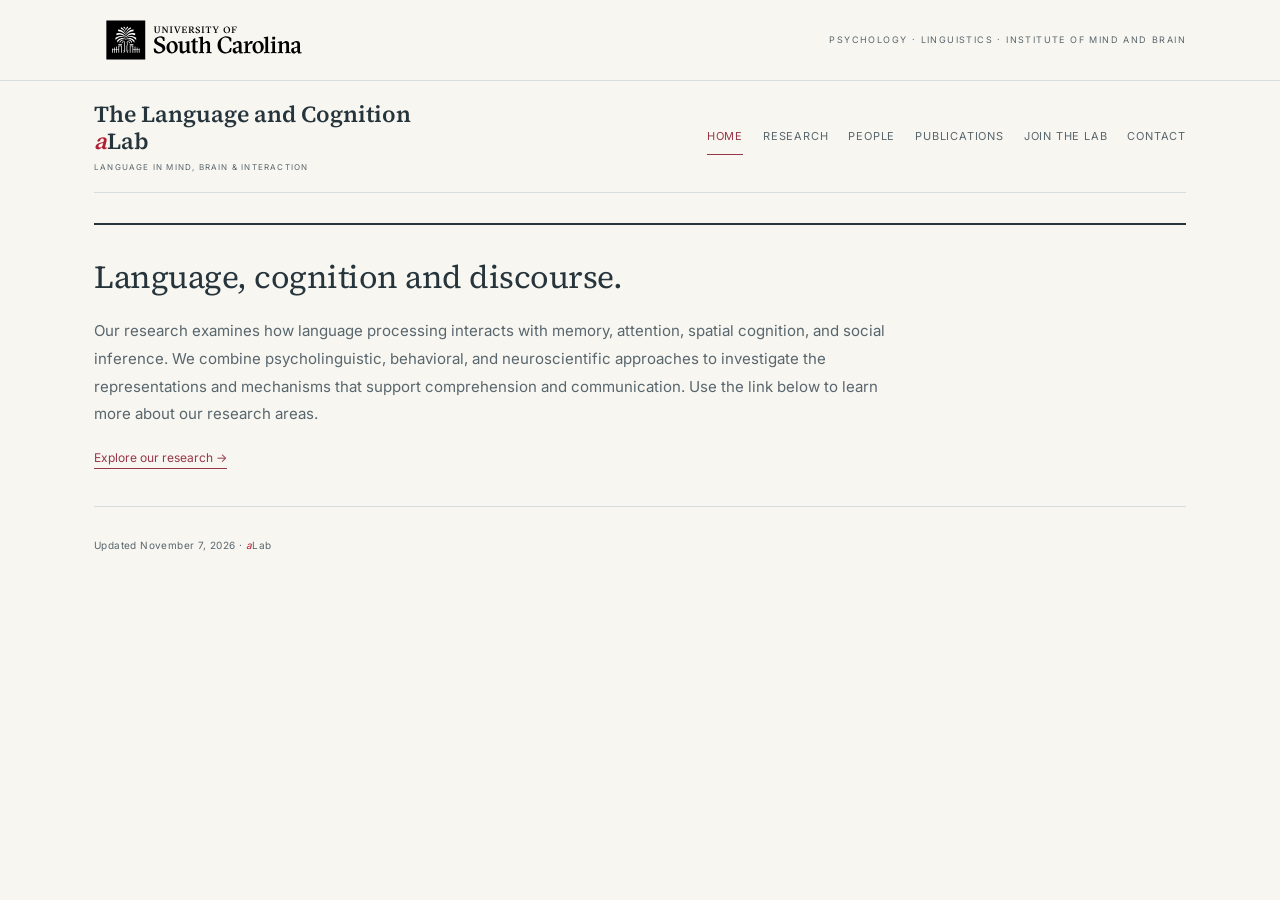
<file: index.html>
<!doctype html>
<html lang="en"><head><meta charset="utf-8"><meta name="viewport" content="width=device-width, initial-scale=1"><title>Home | The Language and Cognition aLab</title><meta name="description" content="We study language, discourse reference, memory, attention, pragmatics and human perceptions of AI at the University of South Carolina."><meta name="theme-color" content="#f6f2e9"><link rel="icon" href="assets/favicon.svg" type="image/svg+xml"><link rel="stylesheet" href="assets/site.css?v=6b3e1452d3"><link rel="stylesheet" href="assets/theme.css?v=dcf01e2395"><script defer src="assets/site.js?v=c3825b08f9"></script></head>
<body><a class="skip" href="#main">Skip to content</a><div class="institution"><div class="wrap"><a class="university-link" href="https://sc.edu/" aria-label="University of South Carolina homepage"><img class="university-logo" src="assets/usc-logo.svg" alt="University of South Carolina" width="255" height="74"></a><span class="secondary unit-links"><a href="https://sc.edu/study/colleges_schools/artsandsciences/psychology/">Psychology</a><span aria-hidden="true"> · </span><a href="https://sc.edu/study/colleges_schools/artsandsciences/linguistics/">Linguistics</a><span aria-hidden="true"> · </span><a href="https://sc.edu/study/colleges_schools/artsandsciences/centers_and_institutes/institute_for_mind_and_brain/">Institute of Mind and Brain</a></span></div></div><div class="wrap"><header class="masthead"><a class="brand" href="index.html">The Language and Cognition <em class="a">a</em>Lab<small>Language in mind, brain &amp; interaction</small></a><button class="menu-toggle" type="button" aria-expanded="false" aria-controls="main-navigation">Menu</button><nav class="nav" id="main-navigation" aria-label="Main navigation"><a href="index.html" aria-current="page">Home</a><a href="research.html">Research</a><a href="people.html">People</a><a href="publications.html">Publications</a><a href="join.html">Join the lab</a><a href="contact.html">Contact</a></nav></header><main id="main"><section class="hero"><div><h1>Language, cognition and discourse.</h1><p class="lead">Our research examines how language processing interacts with memory, attention, spatial cognition, and social inference. We combine psycholinguistic, behavioral, and neuroscientific approaches to investigate the representations and mechanisms that support comprehension and communication. Use the link below to learn more about our research areas.</p><a class="text-link" href="research.html">Explore our research →</a></div></section></main><footer><div class="footer-row"><div class="copyright">Updated November 7, 2026 · <em class="a">a</em>Lab</div></div></footer></div></body></html>
</file>
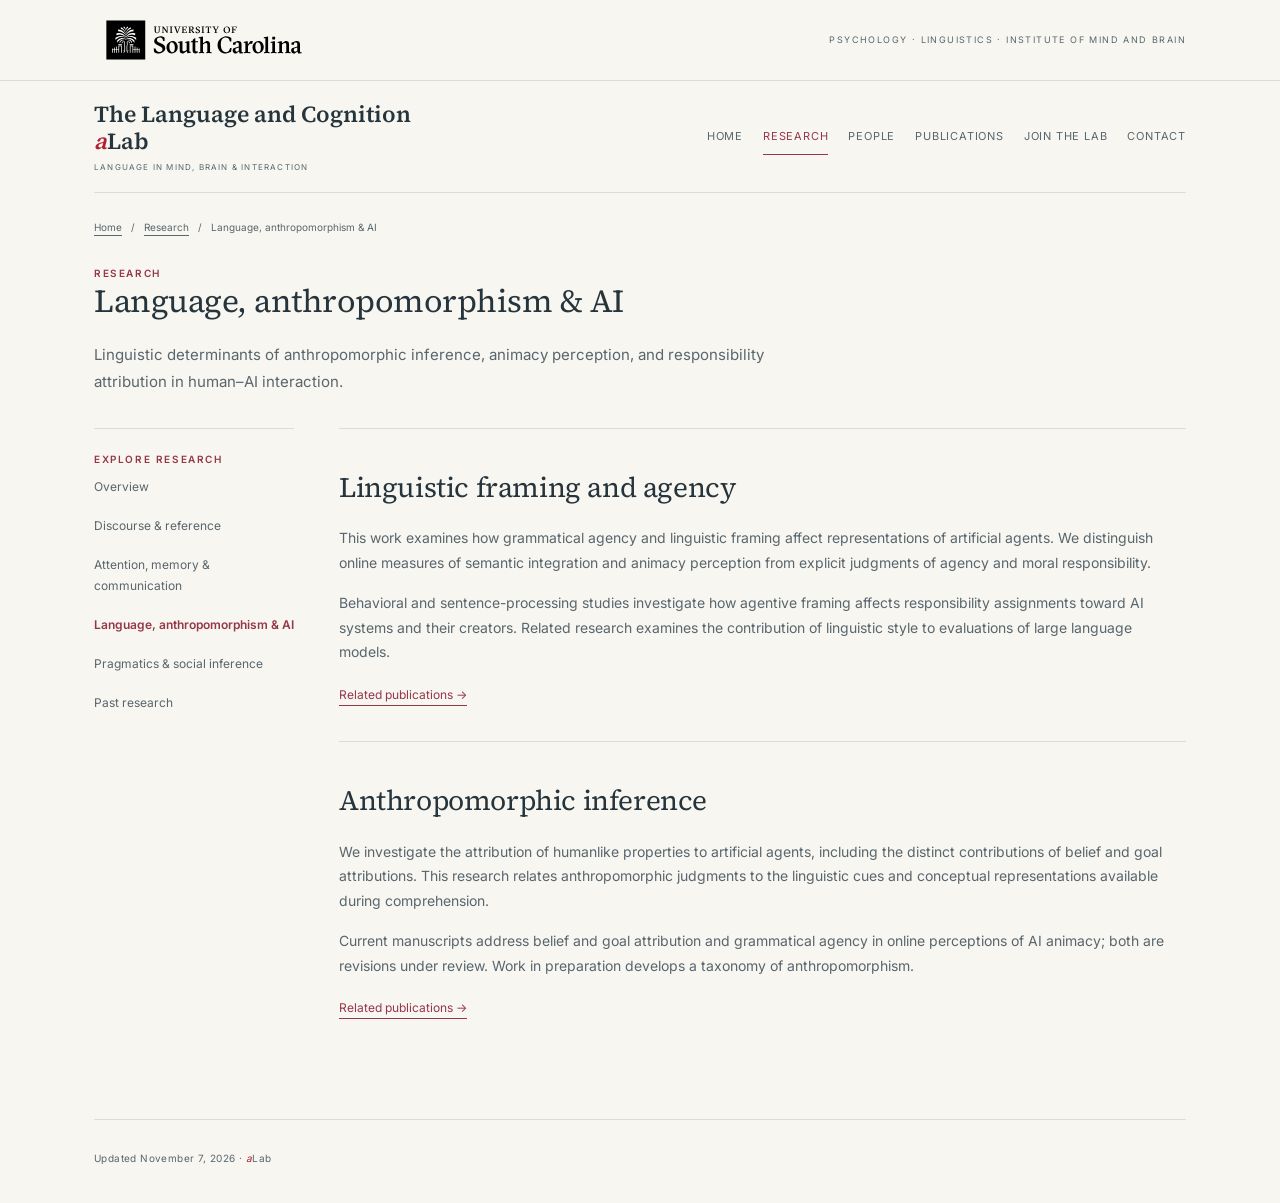
<file: ai.html>
<!doctype html>
<html lang="en"><head><meta charset="utf-8"><meta name="viewport" content="width=device-width, initial-scale=1"><title>Language, anthropomorphism &amp;amp; AI | The Language and Cognition aLab</title><meta name="description" content="Language, anthropomorphism &amp;amp; AI — research, people and publications from The Language and Cognition aLab at the University of South Carolina."><meta name="theme-color" content="#f6f2e9"><link rel="icon" href="assets/favicon.svg" type="image/svg+xml"><link rel="stylesheet" href="assets/site.css?v=6b3e1452d3"><link rel="stylesheet" href="assets/theme.css?v=dcf01e2395"><script defer src="assets/site.js?v=c3825b08f9"></script></head>
<body><a class="skip" href="#main">Skip to content</a><div class="institution"><div class="wrap"><a class="university-link" href="https://sc.edu/" aria-label="University of South Carolina homepage"><img class="university-logo" src="assets/usc-logo.svg" alt="University of South Carolina" width="255" height="74"></a><span class="secondary unit-links"><a href="https://sc.edu/study/colleges_schools/artsandsciences/psychology/">Psychology</a><span aria-hidden="true"> · </span><a href="https://sc.edu/study/colleges_schools/artsandsciences/linguistics/">Linguistics</a><span aria-hidden="true"> · </span><a href="https://sc.edu/study/colleges_schools/artsandsciences/centers_and_institutes/institute_for_mind_and_brain/">Institute of Mind and Brain</a></span></div></div><div class="wrap"><header class="masthead"><a class="brand" href="index.html">The Language and Cognition <em class="a">a</em>Lab<small>Language in mind, brain &amp; interaction</small></a><button class="menu-toggle" type="button" aria-expanded="false" aria-controls="main-navigation">Menu</button><nav class="nav" id="main-navigation" aria-label="Main navigation"><a href="index.html">Home</a><a href="research.html" aria-current="page">Research</a><a href="people.html">People</a><a href="publications.html">Publications</a><a href="join.html">Join the lab</a><a href="contact.html">Contact</a></nav></header><main id="main"><div class="breadcrumb" aria-label="Breadcrumb"><a href="index.html">Home</a><span>/</span><a href="research.html">Research</a><span>/</span><span>Language, anthropomorphism &amp; AI</span></div><section class="page-hero"><div><div class="eyebrow">Research</div><h1>Language, anthropomorphism &amp; AI</h1><p class="intro">Linguistic determinants of anthropomorphic inference, animacy perception, and responsibility attribution in human–AI interaction.</p></div></section><div class="content-layout"><aside class="side-nav" aria-label="Research areas"><div class="eyebrow">Explore research</div><a href="research.html">Overview</a><a href="discourse.html">Discourse &amp; reference</a><a href="attention.html">Attention, memory &amp; communication</a><a href="ai.html" aria-current="page">Language, anthropomorphism &amp; AI</a><a href="pragmatics.html">Pragmatics &amp; social inference</a><a href="past-research.html">Past research</a></aside><div><section class="article-section" id="agency"><h2>Linguistic framing and agency</h2><p>This work examines how grammatical agency and linguistic framing affect representations of artificial agents. We distinguish online measures of semantic integration and animacy perception from explicit judgments of agency and moral responsibility.</p><p>Behavioral and sentence-processing studies investigate how agentive framing affects responsibility assignments toward AI systems and their creators. Related research examines the contribution of linguistic style to evaluations of large language models.</p><a class="text-link" href="publications.html?area=agency" aria-label="Related publications: Linguistic framing and agency">Related publications →</a></section><section class="article-section" id="anthropomorphism"><h2>Anthropomorphic inference</h2><p>We investigate the attribution of humanlike properties to artificial agents, including the distinct contributions of belief and goal attributions. This research relates anthropomorphic judgments to the linguistic cues and conceptual representations available during comprehension.</p><p>Current manuscripts address belief and goal attribution and grammatical agency in online perceptions of AI animacy; both are revisions under review. Work in preparation develops a taxonomy of anthropomorphism.</p><a class="text-link" href="publications.html?area=anthropomorphism" aria-label="Related publications: Anthropomorphic inference">Related publications →</a></section></div></div></main><footer><div class="footer-row"><div class="copyright">Updated November 7, 2026 · <em class="a">a</em>Lab</div></div></footer></div></body></html>
</file>
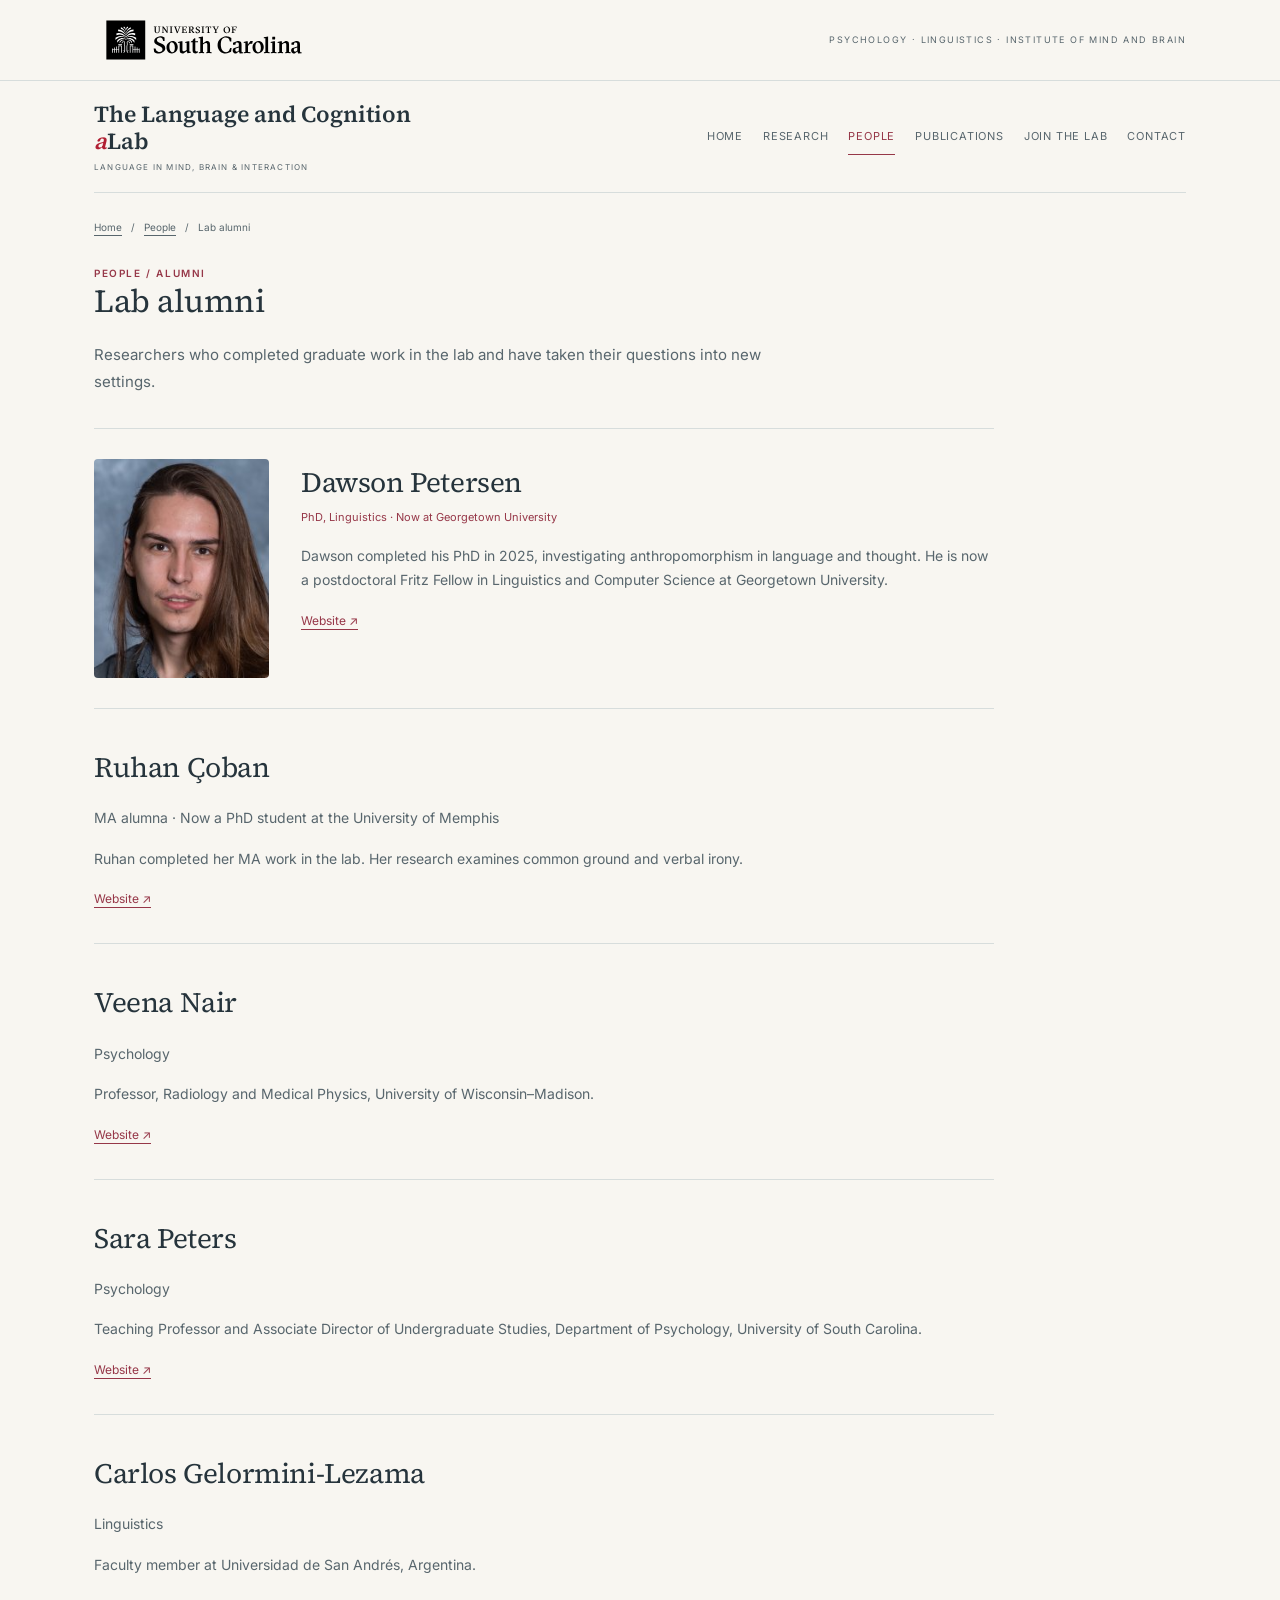
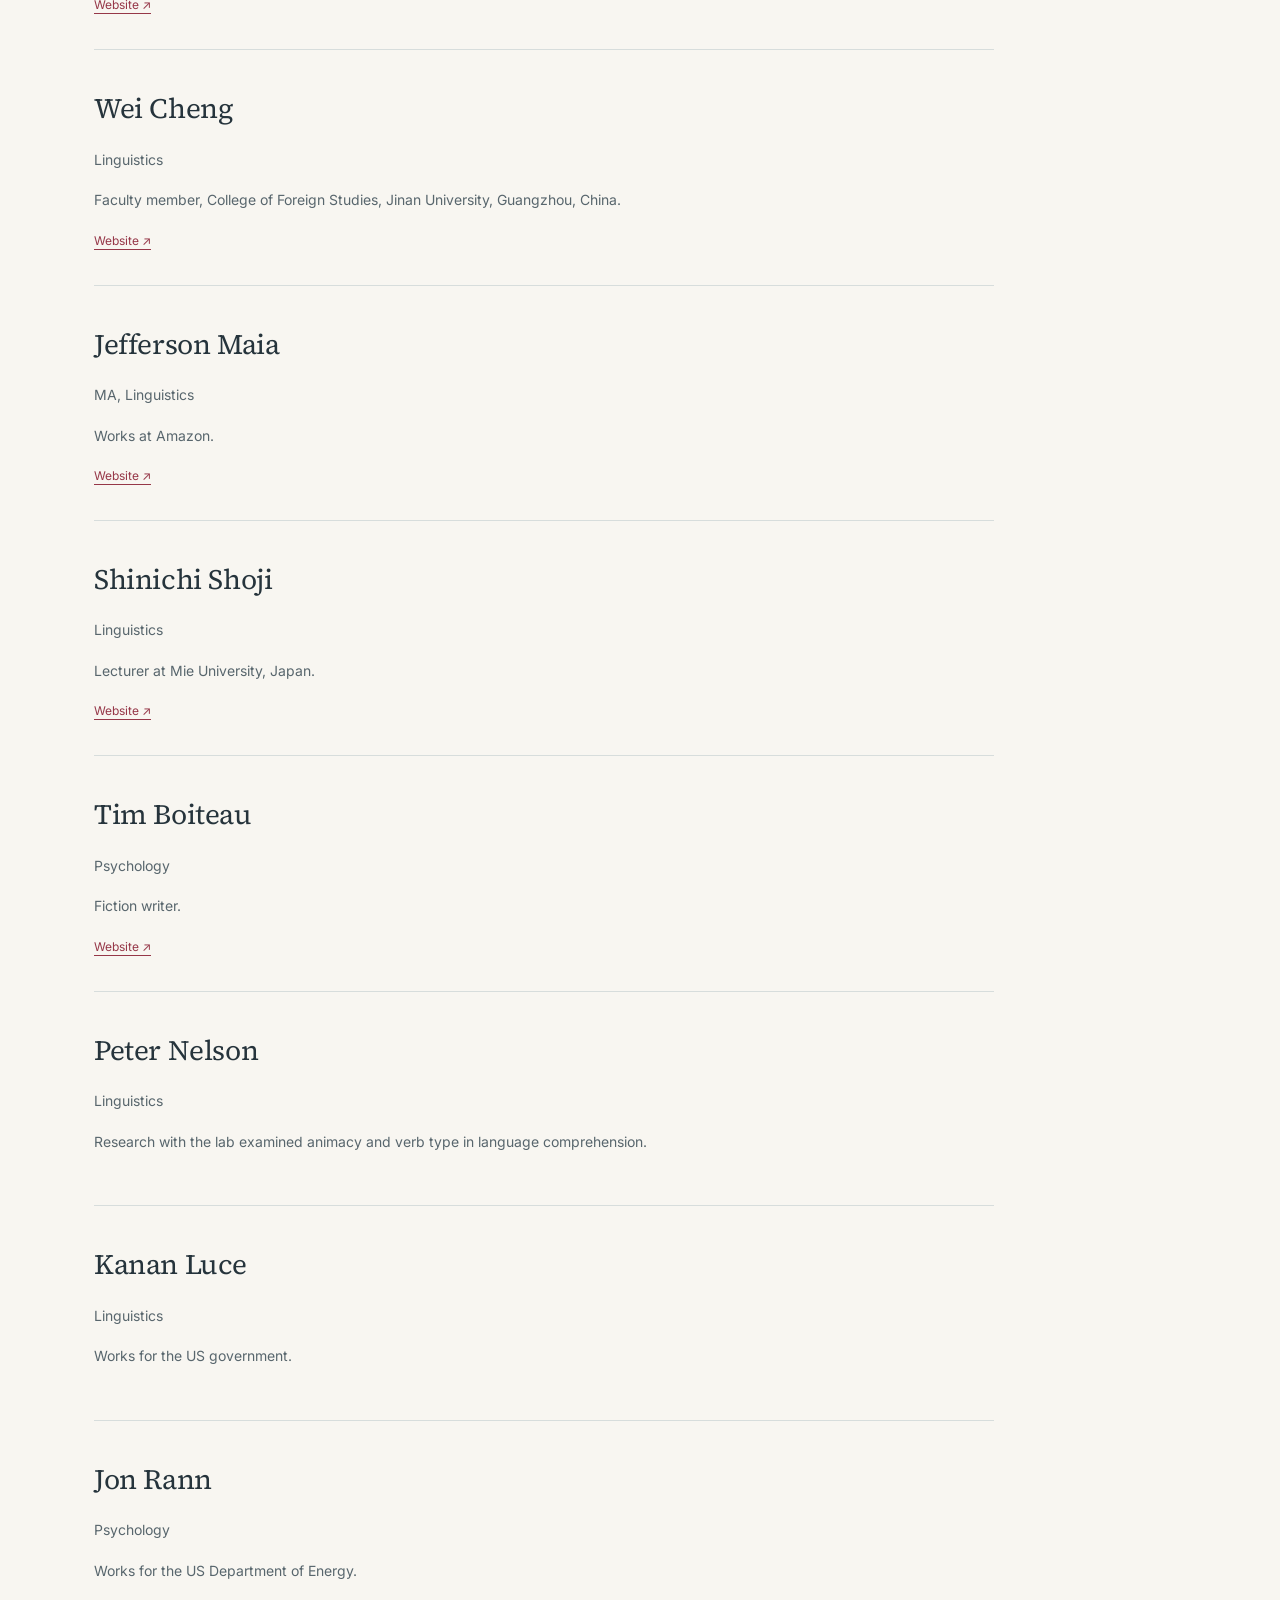
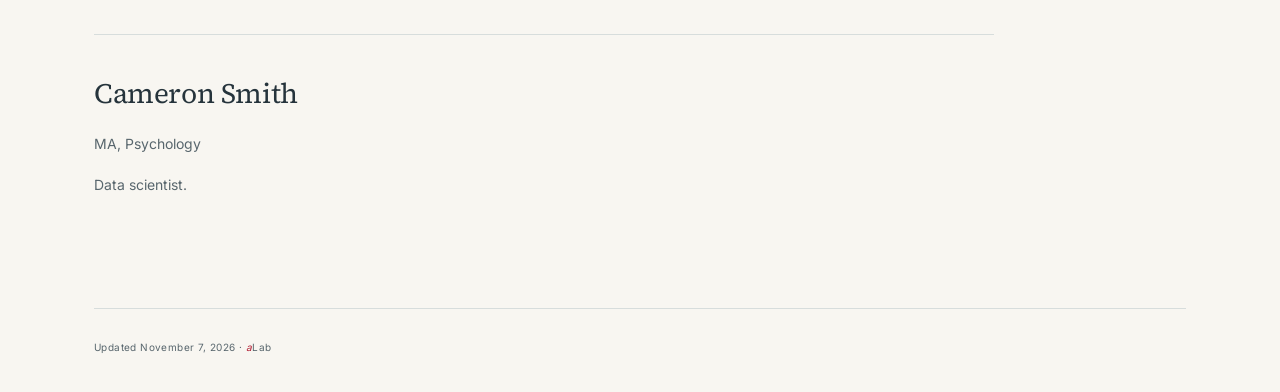
<file: alumni.html>
<!doctype html>
<html lang="en"><head><meta charset="utf-8"><meta name="viewport" content="width=device-width, initial-scale=1"><title>Alumni | The Language and Cognition aLab</title><meta name="description" content="Alumni — research, people and publications from The Language and Cognition aLab at the University of South Carolina."><meta name="theme-color" content="#f6f2e9"><link rel="icon" href="assets/favicon.svg" type="image/svg+xml"><link rel="stylesheet" href="assets/site.css?v=6b3e1452d3"><link rel="stylesheet" href="assets/theme.css?v=dcf01e2395"><script defer src="assets/site.js?v=c3825b08f9"></script></head>
<body><a class="skip" href="#main">Skip to content</a><div class="institution"><div class="wrap"><a class="university-link" href="https://sc.edu/" aria-label="University of South Carolina homepage"><img class="university-logo" src="assets/usc-logo.svg" alt="University of South Carolina" width="255" height="74"></a><span class="secondary unit-links"><a href="https://sc.edu/study/colleges_schools/artsandsciences/psychology/">Psychology</a><span aria-hidden="true"> · </span><a href="https://sc.edu/study/colleges_schools/artsandsciences/linguistics/">Linguistics</a><span aria-hidden="true"> · </span><a href="https://sc.edu/study/colleges_schools/artsandsciences/centers_and_institutes/institute_for_mind_and_brain/">Institute of Mind and Brain</a></span></div></div><div class="wrap"><header class="masthead"><a class="brand" href="index.html">The Language and Cognition <em class="a">a</em>Lab<small>Language in mind, brain &amp; interaction</small></a><button class="menu-toggle" type="button" aria-expanded="false" aria-controls="main-navigation">Menu</button><nav class="nav" id="main-navigation" aria-label="Main navigation"><a href="index.html">Home</a><a href="research.html">Research</a><a href="people.html" aria-current="page">People</a><a href="publications.html">Publications</a><a href="join.html">Join the lab</a><a href="contact.html">Contact</a></nav></header><main id="main"><div class="breadcrumb" aria-label="Breadcrumb"><a href="index.html">Home</a><span>/</span><a href="people.html">People</a><span>/</span><span>Lab alumni</span></div><section class="page-hero"><div><div class="eyebrow">People / Alumni</div><h1>Lab alumni</h1><p class="intro">Researchers who completed graduate work in the lab and have taken their questions into new settings.</p></div></section><div class="wide-section"><article class="profile"><img src="assets/dawson-petersen.jpg" alt="Dawson Petersen" width="175" height="219" loading="lazy"><div><h2>Dawson Petersen</h2><p class="role">PhD, Linguistics · Now at Georgetown University</p><p>Dawson completed his PhD in 2025, investigating anthropomorphism in language and thought. He is now a postdoctoral Fritz Fellow in Linguistics and Computer Science at Georgetown University.</p><div class="profile-links"><a href="https://dawson-petersen.github.io/">Website ↗</a></div></div></article><article class="article-section"><div><h2>Ruhan Çoban</h2><p class="role">MA alumna · Now a PhD student at the University of Memphis</p><p>Ruhan completed her MA work in the lab. Her research examines common ground and verbal irony.</p><div class="profile-links"><a href="https://iis.memphis.edu/2025-2026-officers/#:~:text=Ruhan">Website ↗</a></div></div></article><article class="article-section"><div><h2>Veena Nair</h2><p class="role">Psychology</p><p>Professor, Radiology and Medical Physics, University of Wisconsin–Madison.</p><div class="profile-links"><a href="https://medphysics.wisc.edu/blog/staff/nair-veena/">Website ↗</a></div></div></article><article class="article-section"><div><h2>Sara Peters</h2><p class="role">Psychology</p><p>Teaching Professor and Associate Director of Undergraduate Studies, Department of Psychology, University of South Carolina.</p><div class="profile-links"><a href="https://sc.edu/study/colleges_schools/artsandsciences/psychology/our_people/directory/peters_sara.php">Website ↗</a></div></div></article><article class="article-section"><div><h2>Carlos Gelormini-Lezama</h2><p class="role">Linguistics</p><p>Faculty member at Universidad de San Andrés, Argentina.</p><div class="profile-links"><a href="https://www.udesa.edu.ar/lplab">Website ↗</a></div></div></article><article class="article-section"><div><h2>Wei Cheng</h2><p class="role">Linguistics</p><p>Faculty member, College of Foreign Studies, Jinan University, Guangzhou, China.</p><div class="profile-links"><a href="https://fc.jnu.edu.cn/2018/0731/c2451a254326/page.psp">Website ↗</a></div></div></article><article class="article-section"><div><h2>Jefferson Maia</h2><p class="role">MA, Linguistics</p><p>Works at Amazon.</p><div class="profile-links"><a href="https://maiacjefferson.github.io/">Website ↗</a></div></div></article><article class="article-section"><div><h2>Shinichi Shoji</h2><p class="role">Linguistics</p><p>Lecturer at Mie University, Japan.</p><div class="profile-links"><a href="https://jp.linkedin.com/in/shinichi-shoji-088b576">Website ↗</a></div></div></article><article class="article-section"><div><h2>Tim Boiteau</h2><p class="role">Psychology</p><p>Fiction writer.</p><div class="profile-links"><a href="https://timboiteau.wordpress.com/">Website ↗</a></div></div></article><article class="article-section"><div><h2>Peter Nelson</h2><p class="role">Linguistics</p><p>Research with the lab examined animacy and verb type in language comprehension.</p><div class="profile-links"></div></div></article><article class="article-section"><div><h2>Kanan Luce</h2><p class="role">Linguistics</p><p>Works for the US government.</p><div class="profile-links"></div></div></article><article class="article-section"><div><h2>Jon Rann</h2><p class="role">Psychology</p><p>Works for the US Department of Energy.</p><div class="profile-links"></div></div></article><article class="article-section"><div><h2>Cameron Smith</h2><p class="role">MA, Psychology</p><p>Data scientist.</p><div class="profile-links"></div></div></article></div></main><footer><div class="footer-row"><div class="copyright">Updated November 7, 2026 · <em class="a">a</em>Lab</div></div></footer></div></body></html>
</file>
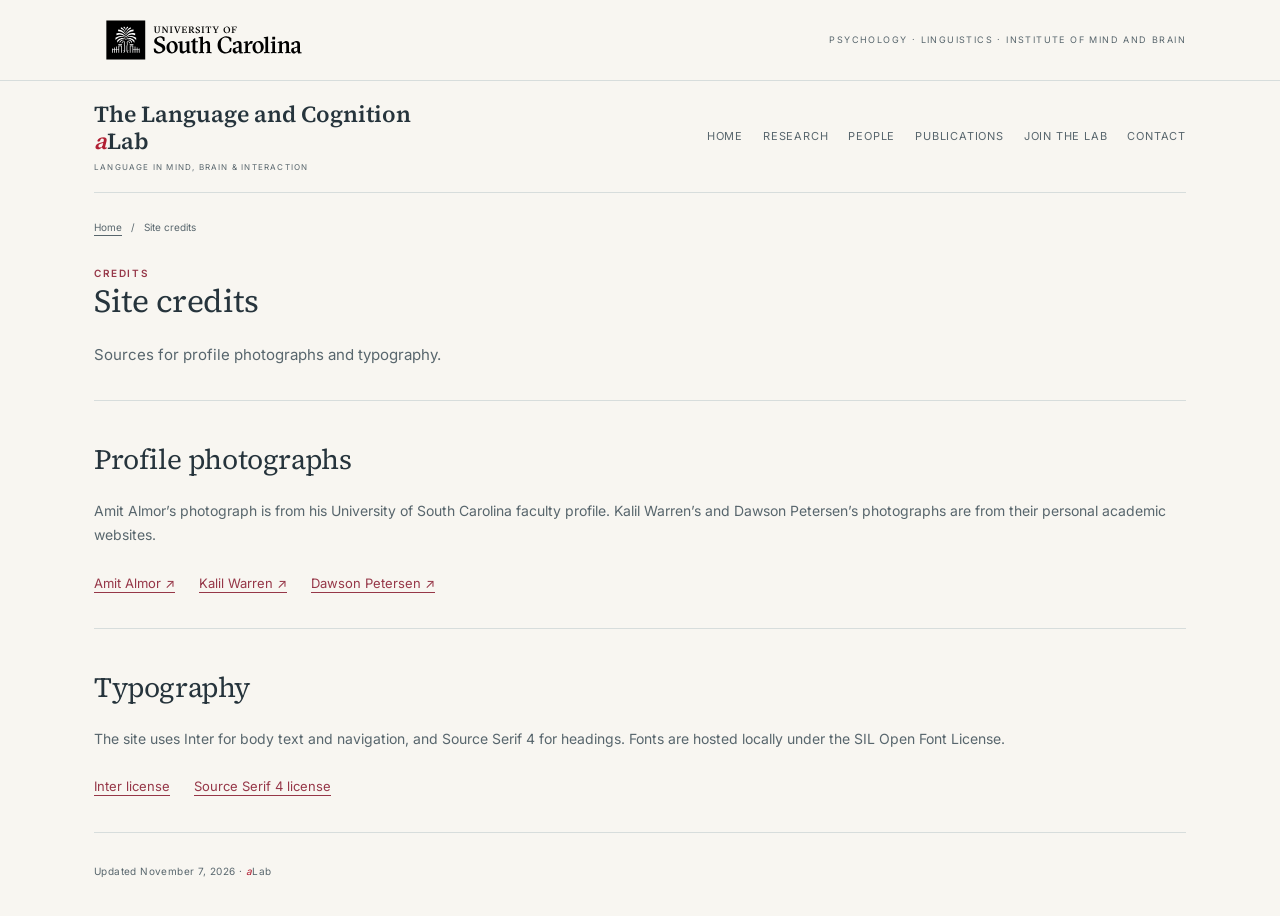
<file: artwork.html>
<!doctype html>
<html lang="en"><head><meta charset="utf-8"><meta name="viewport" content="width=device-width, initial-scale=1"><title>Site credits | The Language and Cognition aLab</title><meta name="description" content="Site credits — research, people and publications from The Language and Cognition aLab at the University of South Carolina."><meta name="theme-color" content="#f6f2e9"><link rel="icon" href="assets/favicon.svg" type="image/svg+xml"><link rel="stylesheet" href="assets/site.css?v=6b3e1452d3"><link rel="stylesheet" href="assets/theme.css?v=dcf01e2395"><script defer src="assets/site.js?v=c3825b08f9"></script></head>
<body><a class="skip" href="#main">Skip to content</a><div class="institution"><div class="wrap"><a class="university-link" href="https://sc.edu/" aria-label="University of South Carolina homepage"><img class="university-logo" src="assets/usc-logo.svg" alt="University of South Carolina" width="255" height="74"></a><span class="secondary unit-links"><a href="https://sc.edu/study/colleges_schools/artsandsciences/psychology/">Psychology</a><span aria-hidden="true"> · </span><a href="https://sc.edu/study/colleges_schools/artsandsciences/linguistics/">Linguistics</a><span aria-hidden="true"> · </span><a href="https://sc.edu/study/colleges_schools/artsandsciences/centers_and_institutes/institute_for_mind_and_brain/">Institute of Mind and Brain</a></span></div></div><div class="wrap"><header class="masthead"><a class="brand" href="index.html">The Language and Cognition <em class="a">a</em>Lab<small>Language in mind, brain &amp; interaction</small></a><button class="menu-toggle" type="button" aria-expanded="false" aria-controls="main-navigation">Menu</button><nav class="nav" id="main-navigation" aria-label="Main navigation"><a href="index.html">Home</a><a href="research.html">Research</a><a href="people.html">People</a><a href="publications.html">Publications</a><a href="join.html">Join the lab</a><a href="contact.html">Contact</a></nav></header><main id="main"><div class="breadcrumb" aria-label="Breadcrumb"><a href="index.html">Home</a><span>/</span><span>Site credits</span></div><section class="page-hero"><div><div class="eyebrow">Credits</div><h1>Site credits</h1><p class="intro">Sources for profile photographs and typography.</p></div></section><section class="article-section"><h2>Profile photographs</h2><p>Amit Almor’s photograph is from his University of South Carolina faculty profile. Kalil Warren’s and Dawson Petersen’s photographs are from their personal academic websites.</p><div class="link-list"><a href="https://sc.edu/study/colleges_schools/artsandsciences/psychology/our_people/directory/almor_amit.php">Amit Almor ↗</a><a href="https://kalilwarren.github.io/">Kalil Warren ↗</a><a href="https://dawson-petersen.github.io/">Dawson Petersen ↗</a></div></section><section class="article-section"><h2>Typography</h2><p>The site uses Inter for body text and navigation, and Source Serif 4 for headings. Fonts are hosted locally under the SIL Open Font License.</p><div class="link-list"><a href="assets/fonts/Inter-OFL.txt">Inter license</a><a href="assets/fonts/SourceSerif4-OFL.txt">Source Serif 4 license</a></div></section></main><footer><div class="footer-row"><div class="copyright">Updated November 7, 2026 · <em class="a">a</em>Lab</div></div></footer></div></body></html>
</file>
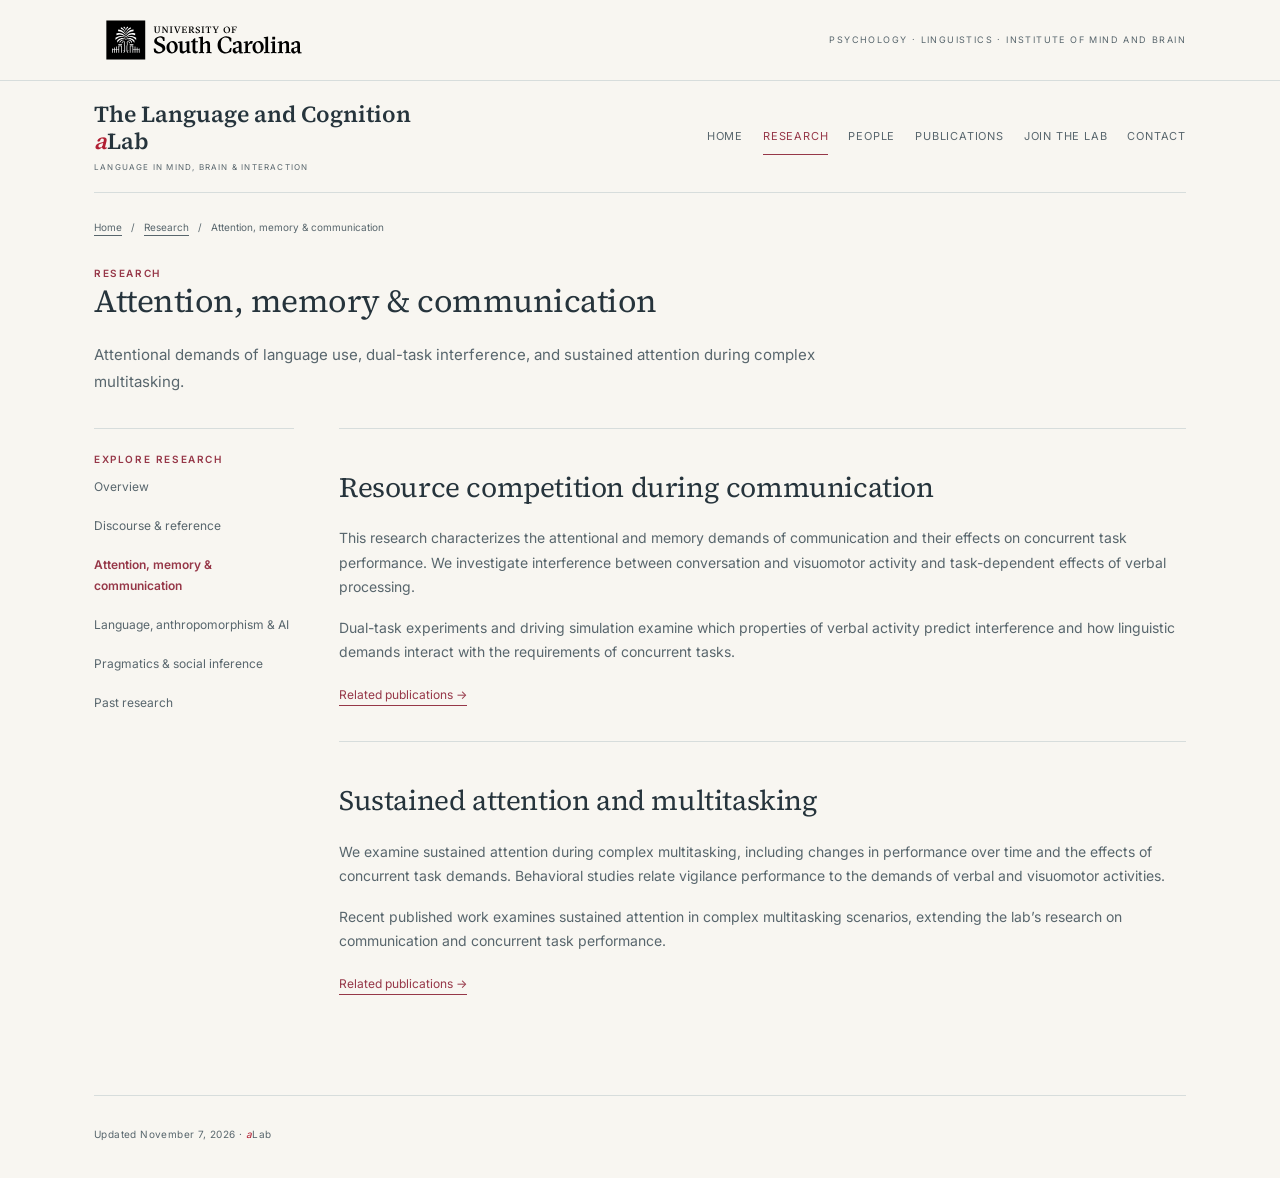
<file: attention.html>
<!doctype html>
<html lang="en"><head><meta charset="utf-8"><meta name="viewport" content="width=device-width, initial-scale=1"><title>Attention, memory &amp;amp; communication | The Language and Cognition aLab</title><meta name="description" content="Attention, memory &amp;amp; communication — research, people and publications from The Language and Cognition aLab at the University of South Carolina."><meta name="theme-color" content="#f6f2e9"><link rel="icon" href="assets/favicon.svg" type="image/svg+xml"><link rel="stylesheet" href="assets/site.css?v=6b3e1452d3"><link rel="stylesheet" href="assets/theme.css?v=dcf01e2395"><script defer src="assets/site.js?v=c3825b08f9"></script></head>
<body><a class="skip" href="#main">Skip to content</a><div class="institution"><div class="wrap"><a class="university-link" href="https://sc.edu/" aria-label="University of South Carolina homepage"><img class="university-logo" src="assets/usc-logo.svg" alt="University of South Carolina" width="255" height="74"></a><span class="secondary unit-links"><a href="https://sc.edu/study/colleges_schools/artsandsciences/psychology/">Psychology</a><span aria-hidden="true"> · </span><a href="https://sc.edu/study/colleges_schools/artsandsciences/linguistics/">Linguistics</a><span aria-hidden="true"> · </span><a href="https://sc.edu/study/colleges_schools/artsandsciences/centers_and_institutes/institute_for_mind_and_brain/">Institute of Mind and Brain</a></span></div></div><div class="wrap"><header class="masthead"><a class="brand" href="index.html">The Language and Cognition <em class="a">a</em>Lab<small>Language in mind, brain &amp; interaction</small></a><button class="menu-toggle" type="button" aria-expanded="false" aria-controls="main-navigation">Menu</button><nav class="nav" id="main-navigation" aria-label="Main navigation"><a href="index.html">Home</a><a href="research.html" aria-current="page">Research</a><a href="people.html">People</a><a href="publications.html">Publications</a><a href="join.html">Join the lab</a><a href="contact.html">Contact</a></nav></header><main id="main"><div class="breadcrumb" aria-label="Breadcrumb"><a href="index.html">Home</a><span>/</span><a href="research.html">Research</a><span>/</span><span>Attention, memory &amp; communication</span></div><section class="page-hero"><div><div class="eyebrow">Research</div><h1>Attention, memory &amp; communication</h1><p class="intro">Attentional demands of language use, dual-task interference, and sustained attention during complex multitasking.</p></div></section><div class="content-layout"><aside class="side-nav" aria-label="Research areas"><div class="eyebrow">Explore research</div><a href="research.html">Overview</a><a href="discourse.html">Discourse &amp; reference</a><a href="attention.html" aria-current="page">Attention, memory &amp; communication</a><a href="ai.html">Language, anthropomorphism &amp; AI</a><a href="pragmatics.html">Pragmatics &amp; social inference</a><a href="past-research.html">Past research</a></aside><div><section class="article-section" id="dual-task"><h2>Resource competition during communication</h2><p>This research characterizes the attentional and memory demands of communication and their effects on concurrent task performance. We investigate interference between conversation and visuomotor activity and task-dependent effects of verbal processing.</p><p>Dual-task experiments and driving simulation examine which properties of verbal activity predict interference and how linguistic demands interact with the requirements of concurrent tasks.</p><a class="text-link" href="publications.html?area=dual-task" aria-label="Related publications: Resource competition during communication">Related publications →</a></section><section class="article-section" id="sustained-attention"><h2>Sustained attention and multitasking</h2><p>We examine sustained attention during complex multitasking, including changes in performance over time and the effects of concurrent task demands. Behavioral studies relate vigilance performance to the demands of verbal and visuomotor activities.</p><p>Recent published work examines sustained attention in complex multitasking scenarios, extending the lab’s research on communication and concurrent task performance.</p><a class="text-link" href="publications.html?area=sustained-attention" aria-label="Related publications: Sustained attention and multitasking">Related publications →</a></section></div></div></main><footer><div class="footer-row"><div class="copyright">Updated November 7, 2026 · <em class="a">a</em>Lab</div></div></footer></div></body></html>
</file>
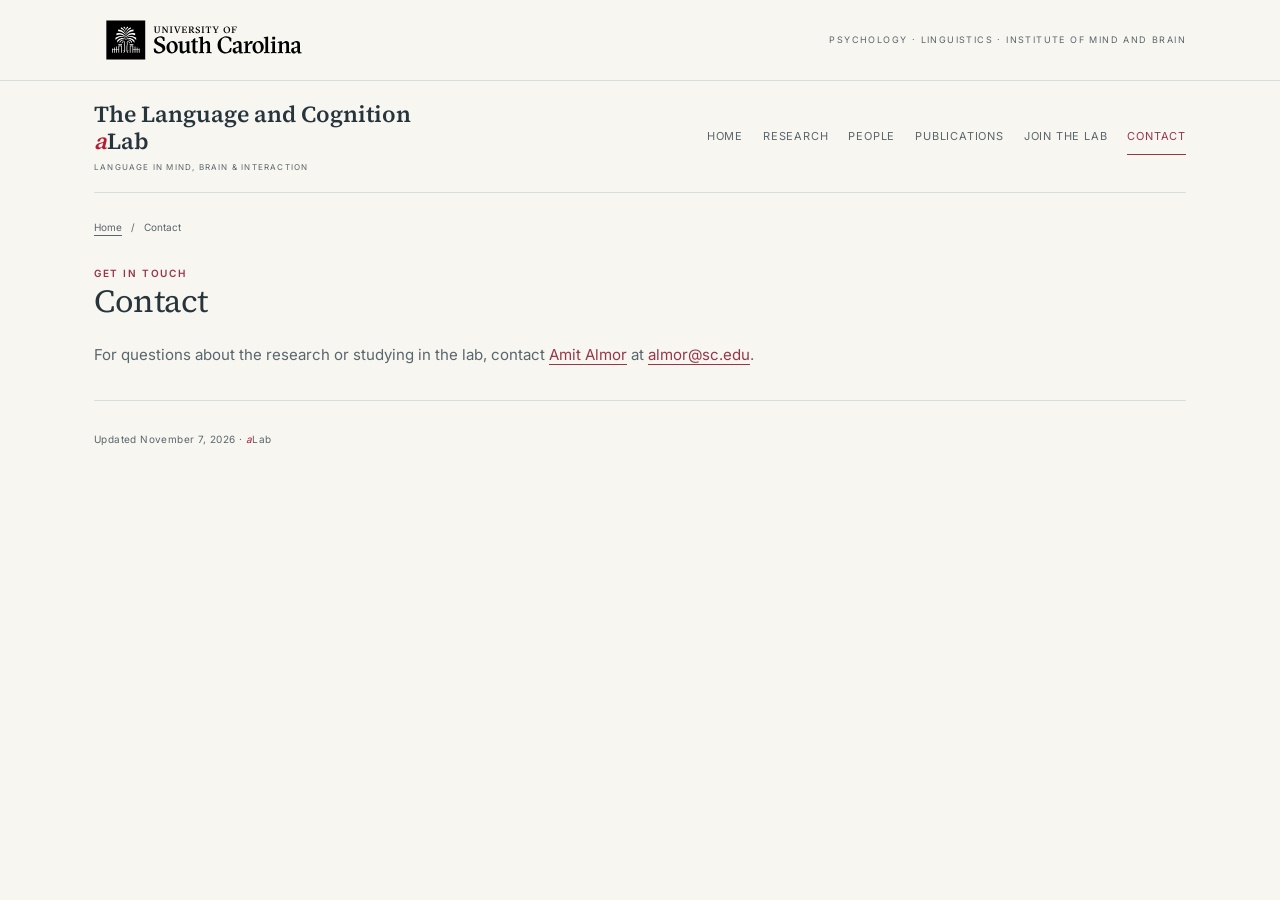
<file: contact.html>
<!doctype html>
<html lang="en"><head><meta charset="utf-8"><meta name="viewport" content="width=device-width, initial-scale=1"><title>Contact | The Language and Cognition aLab</title><meta name="description" content="Contact — research, people and publications from The Language and Cognition aLab at the University of South Carolina."><meta name="theme-color" content="#f6f2e9"><link rel="icon" href="assets/favicon.svg" type="image/svg+xml"><link rel="stylesheet" href="assets/site.css?v=6b3e1452d3"><link rel="stylesheet" href="assets/theme.css?v=dcf01e2395"><script defer src="assets/site.js?v=c3825b08f9"></script></head>
<body><a class="skip" href="#main">Skip to content</a><div class="institution"><div class="wrap"><a class="university-link" href="https://sc.edu/" aria-label="University of South Carolina homepage"><img class="university-logo" src="assets/usc-logo.svg" alt="University of South Carolina" width="255" height="74"></a><span class="secondary unit-links"><a href="https://sc.edu/study/colleges_schools/artsandsciences/psychology/">Psychology</a><span aria-hidden="true"> · </span><a href="https://sc.edu/study/colleges_schools/artsandsciences/linguistics/">Linguistics</a><span aria-hidden="true"> · </span><a href="https://sc.edu/study/colleges_schools/artsandsciences/centers_and_institutes/institute_for_mind_and_brain/">Institute of Mind and Brain</a></span></div></div><div class="wrap"><header class="masthead"><a class="brand" href="index.html">The Language and Cognition <em class="a">a</em>Lab<small>Language in mind, brain &amp; interaction</small></a><button class="menu-toggle" type="button" aria-expanded="false" aria-controls="main-navigation">Menu</button><nav class="nav" id="main-navigation" aria-label="Main navigation"><a href="index.html">Home</a><a href="research.html">Research</a><a href="people.html">People</a><a href="publications.html">Publications</a><a href="join.html">Join the lab</a><a href="contact.html" aria-current="page">Contact</a></nav></header><main id="main"><div class="breadcrumb" aria-label="Breadcrumb"><a href="index.html">Home</a><span>/</span><span>Contact</span></div><section class="page-hero"><div><div class="eyebrow">Get in touch</div><h1>Contact</h1><p class="intro">For questions about the research or studying in the lab, contact <a href="https://sc.edu/study/colleges_schools/artsandsciences/psychology/our_people/directory/almor_amit.php">Amit Almor</a> at <a href="mailto:almor@sc.edu">almor@sc.edu</a>.</p></div></section></main><footer><div class="footer-row"><div class="copyright">Updated November 7, 2026 · <em class="a">a</em>Lab</div></div></footer></div></body></html>
</file>
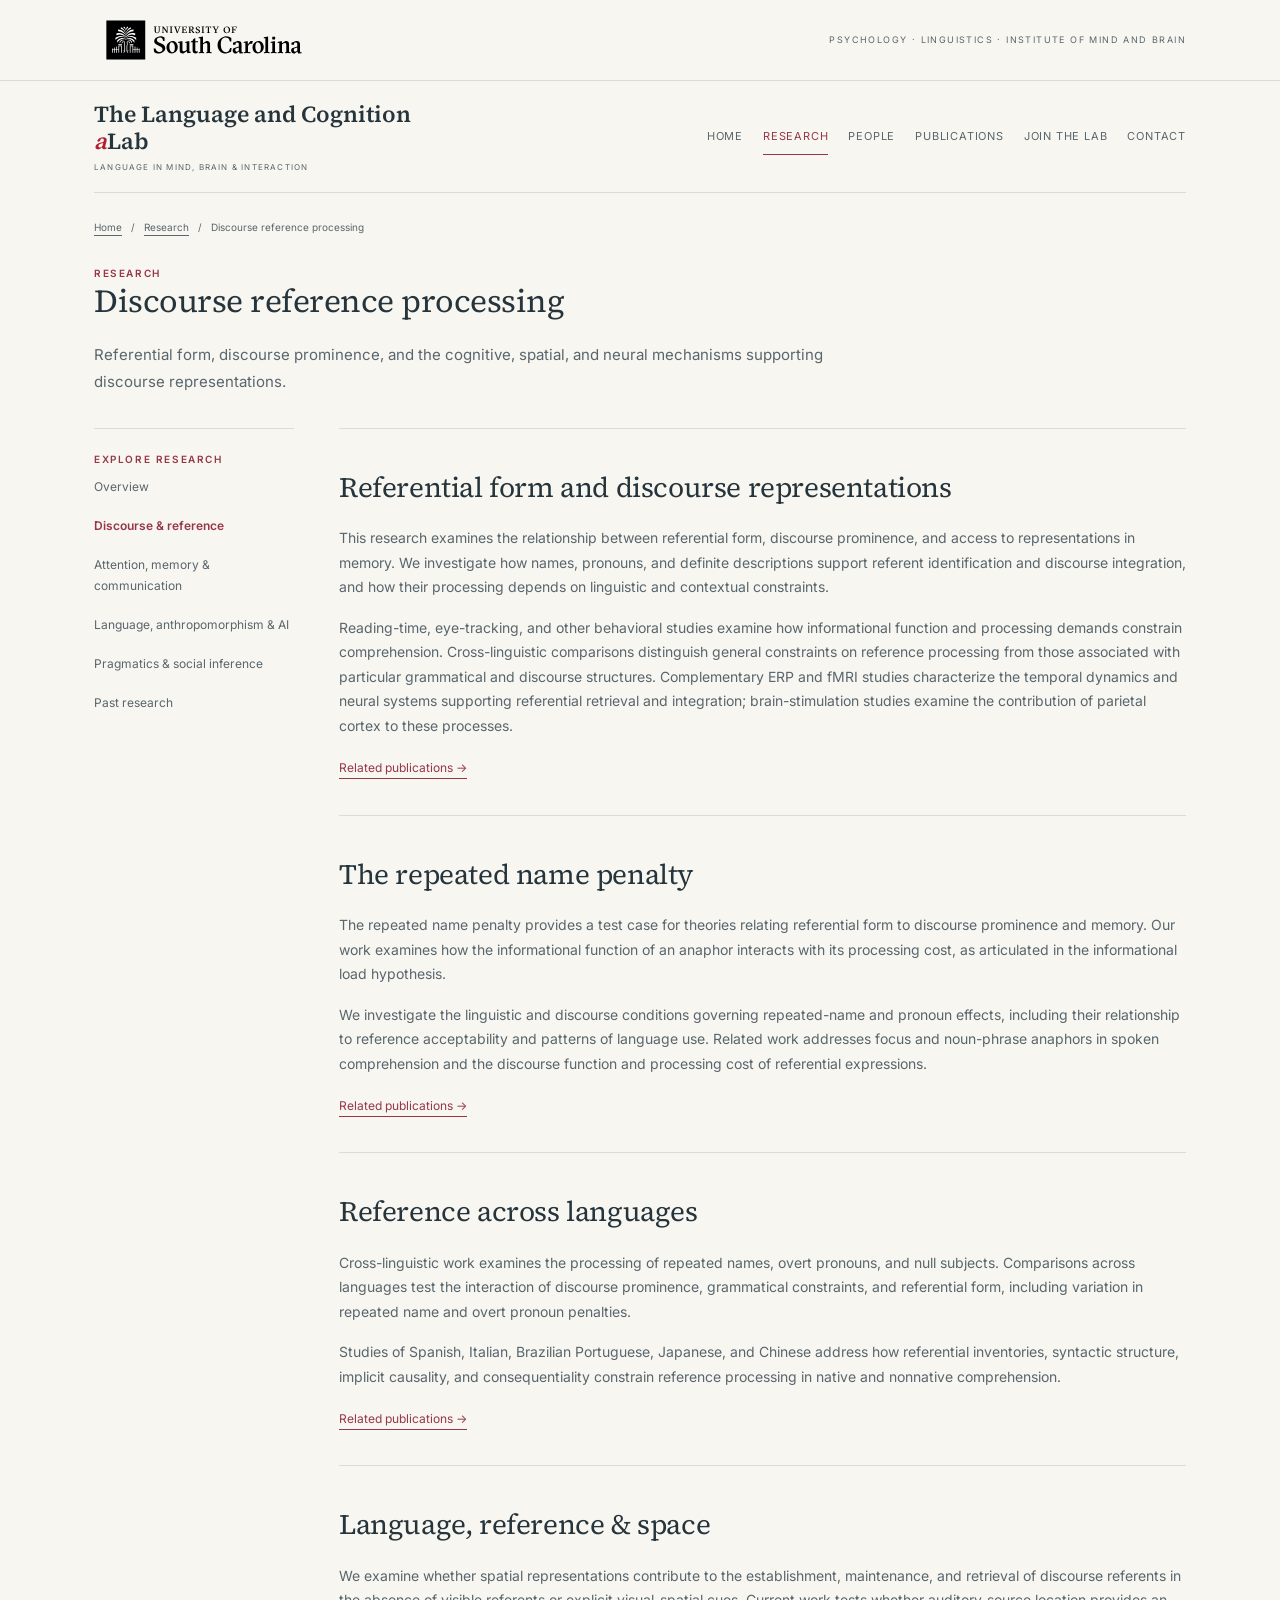
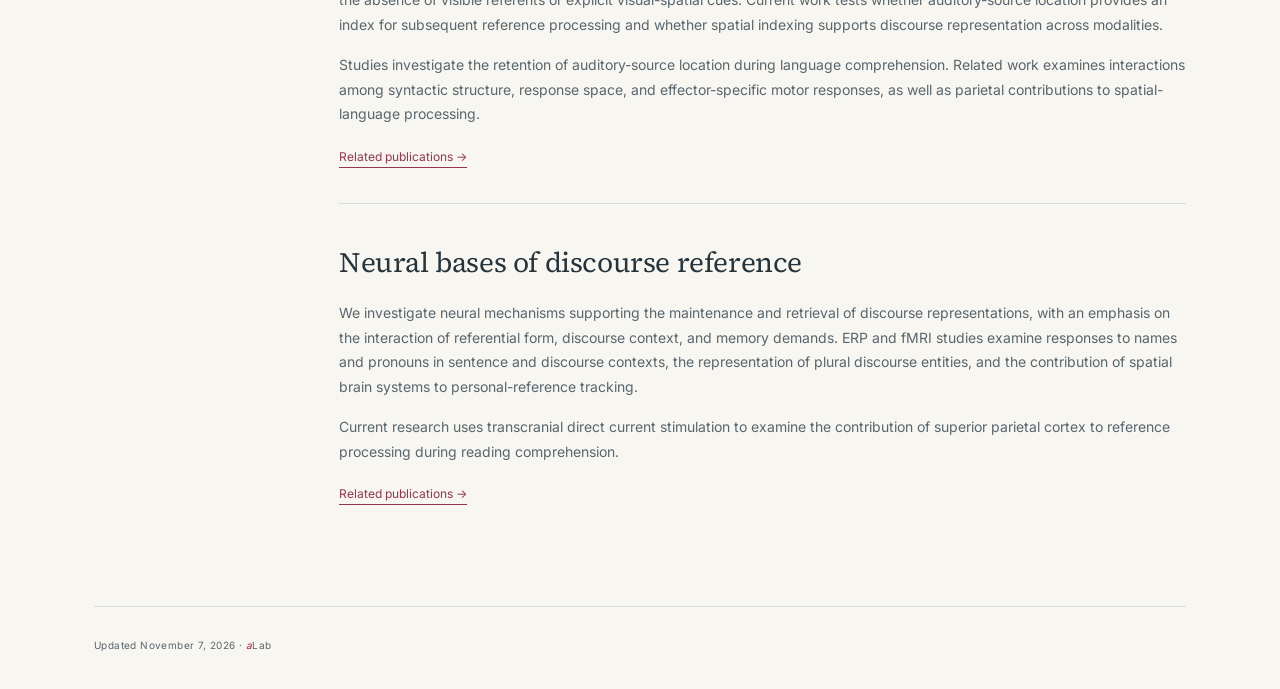
<file: discourse.html>
<!doctype html>
<html lang="en"><head><meta charset="utf-8"><meta name="viewport" content="width=device-width, initial-scale=1"><title>Discourse reference processing | The Language and Cognition aLab</title><meta name="description" content="Discourse reference processing — research, people and publications from The Language and Cognition aLab at the University of South Carolina."><meta name="theme-color" content="#f6f2e9"><link rel="icon" href="assets/favicon.svg" type="image/svg+xml"><link rel="stylesheet" href="assets/site.css?v=6b3e1452d3"><link rel="stylesheet" href="assets/theme.css?v=dcf01e2395"><script defer src="assets/site.js?v=c3825b08f9"></script></head>
<body><a class="skip" href="#main">Skip to content</a><div class="institution"><div class="wrap"><a class="university-link" href="https://sc.edu/" aria-label="University of South Carolina homepage"><img class="university-logo" src="assets/usc-logo.svg" alt="University of South Carolina" width="255" height="74"></a><span class="secondary unit-links"><a href="https://sc.edu/study/colleges_schools/artsandsciences/psychology/">Psychology</a><span aria-hidden="true"> · </span><a href="https://sc.edu/study/colleges_schools/artsandsciences/linguistics/">Linguistics</a><span aria-hidden="true"> · </span><a href="https://sc.edu/study/colleges_schools/artsandsciences/centers_and_institutes/institute_for_mind_and_brain/">Institute of Mind and Brain</a></span></div></div><div class="wrap"><header class="masthead"><a class="brand" href="index.html">The Language and Cognition <em class="a">a</em>Lab<small>Language in mind, brain &amp; interaction</small></a><button class="menu-toggle" type="button" aria-expanded="false" aria-controls="main-navigation">Menu</button><nav class="nav" id="main-navigation" aria-label="Main navigation"><a href="index.html">Home</a><a href="research.html" aria-current="page">Research</a><a href="people.html">People</a><a href="publications.html">Publications</a><a href="join.html">Join the lab</a><a href="contact.html">Contact</a></nav></header><main id="main"><div class="breadcrumb" aria-label="Breadcrumb"><a href="index.html">Home</a><span>/</span><a href="research.html">Research</a><span>/</span><span>Discourse reference processing</span></div><section class="page-hero"><div><div class="eyebrow">Research</div><h1>Discourse reference processing</h1><p class="intro">Referential form, discourse prominence, and the cognitive, spatial, and neural mechanisms supporting discourse representations.</p></div></section><div class="content-layout"><aside class="side-nav" aria-label="Research areas"><div class="eyebrow">Explore research</div><a href="research.html">Overview</a><a href="discourse.html" aria-current="page">Discourse &amp; reference</a><a href="attention.html">Attention, memory &amp; communication</a><a href="ai.html">Language, anthropomorphism &amp; AI</a><a href="pragmatics.html">Pragmatics &amp; social inference</a><a href="past-research.html">Past research</a></aside><div><section class="article-section" id="referential-form"><h2>Referential form and discourse representations</h2><p>This research examines the relationship between referential form, discourse prominence, and access to representations in memory. We investigate how names, pronouns, and definite descriptions support referent identification and discourse integration, and how their processing depends on linguistic and contextual constraints.</p><p>Reading-time, eye-tracking, and other behavioral studies examine how informational function and processing demands constrain comprehension. Cross-linguistic comparisons distinguish general constraints on reference processing from those associated with particular grammatical and discourse structures. Complementary ERP and fMRI studies characterize the temporal dynamics and neural systems supporting referential retrieval and integration; brain-stimulation studies examine the contribution of parietal cortex to these processes.</p><a class="text-link" href="publications.html?area=referential-form" aria-label="Related publications: Referential form and discourse representations">Related publications →</a></section><section class="article-section" id="repeated-name"><h2>The repeated name penalty</h2><p>The repeated name penalty provides a test case for theories relating referential form to discourse prominence and memory. Our work examines how the informational function of an anaphor interacts with its processing cost, as articulated in the informational load hypothesis.</p><p>We investigate the linguistic and discourse conditions governing repeated-name and pronoun effects, including their relationship to reference acceptability and patterns of language use. Related work addresses focus and noun-phrase anaphors in spoken comprehension and the discourse function and processing cost of referential expressions.</p><a class="text-link" href="publications.html?area=repeated-name" aria-label="Related publications: The repeated name penalty">Related publications →</a></section><section class="article-section" id="cross-language"><h2>Reference across languages</h2><p>Cross-linguistic work examines the processing of repeated names, overt pronouns, and null subjects. Comparisons across languages test the interaction of discourse prominence, grammatical constraints, and referential form, including variation in repeated name and overt pronoun penalties.</p><p>Studies of Spanish, Italian, Brazilian Portuguese, Japanese, and Chinese address how referential inventories, syntactic structure, implicit causality, and consequentiality constrain reference processing in native and nonnative comprehension.</p><a class="text-link" href="publications.html?area=cross-language" aria-label="Related publications: Reference across languages">Related publications →</a></section><section class="article-section" id="reference-space"><h2>Language, reference &amp; space</h2><p>We examine whether spatial representations contribute to the establishment, maintenance, and retrieval of discourse referents in the absence of visible referents or explicit visual-spatial cues. Current work tests whether auditory-source location provides an index for subsequent reference processing and whether spatial indexing supports discourse representation across modalities.</p><p>Studies investigate the retention of auditory-source location during language comprehension. Related work examines interactions among syntactic structure, response space, and effector-specific motor responses, as well as parietal contributions to spatial-language processing.</p><a class="text-link" href="publications.html?area=reference-space" aria-label="Related publications: Language, reference &amp; space">Related publications →</a></section><section class="article-section" id="neural-reference"><h2>Neural bases of discourse reference</h2><p>We investigate neural mechanisms supporting the maintenance and retrieval of discourse representations, with an emphasis on the interaction of referential form, discourse context, and memory demands. ERP and fMRI studies examine responses to names and pronouns in sentence and discourse contexts, the representation of plural discourse entities, and the contribution of spatial brain systems to personal-reference tracking.</p><p>Current research uses transcranial direct current stimulation to examine the contribution of superior parietal cortex to reference processing during reading comprehension.</p><a class="text-link" href="publications.html?area=neural-reference" aria-label="Related publications: Neural bases of discourse reference">Related publications →</a></section></div></div></main><footer><div class="footer-row"><div class="copyright">Updated November 7, 2026 · <em class="a">a</em>Lab</div></div></footer></div></body></html>
</file>
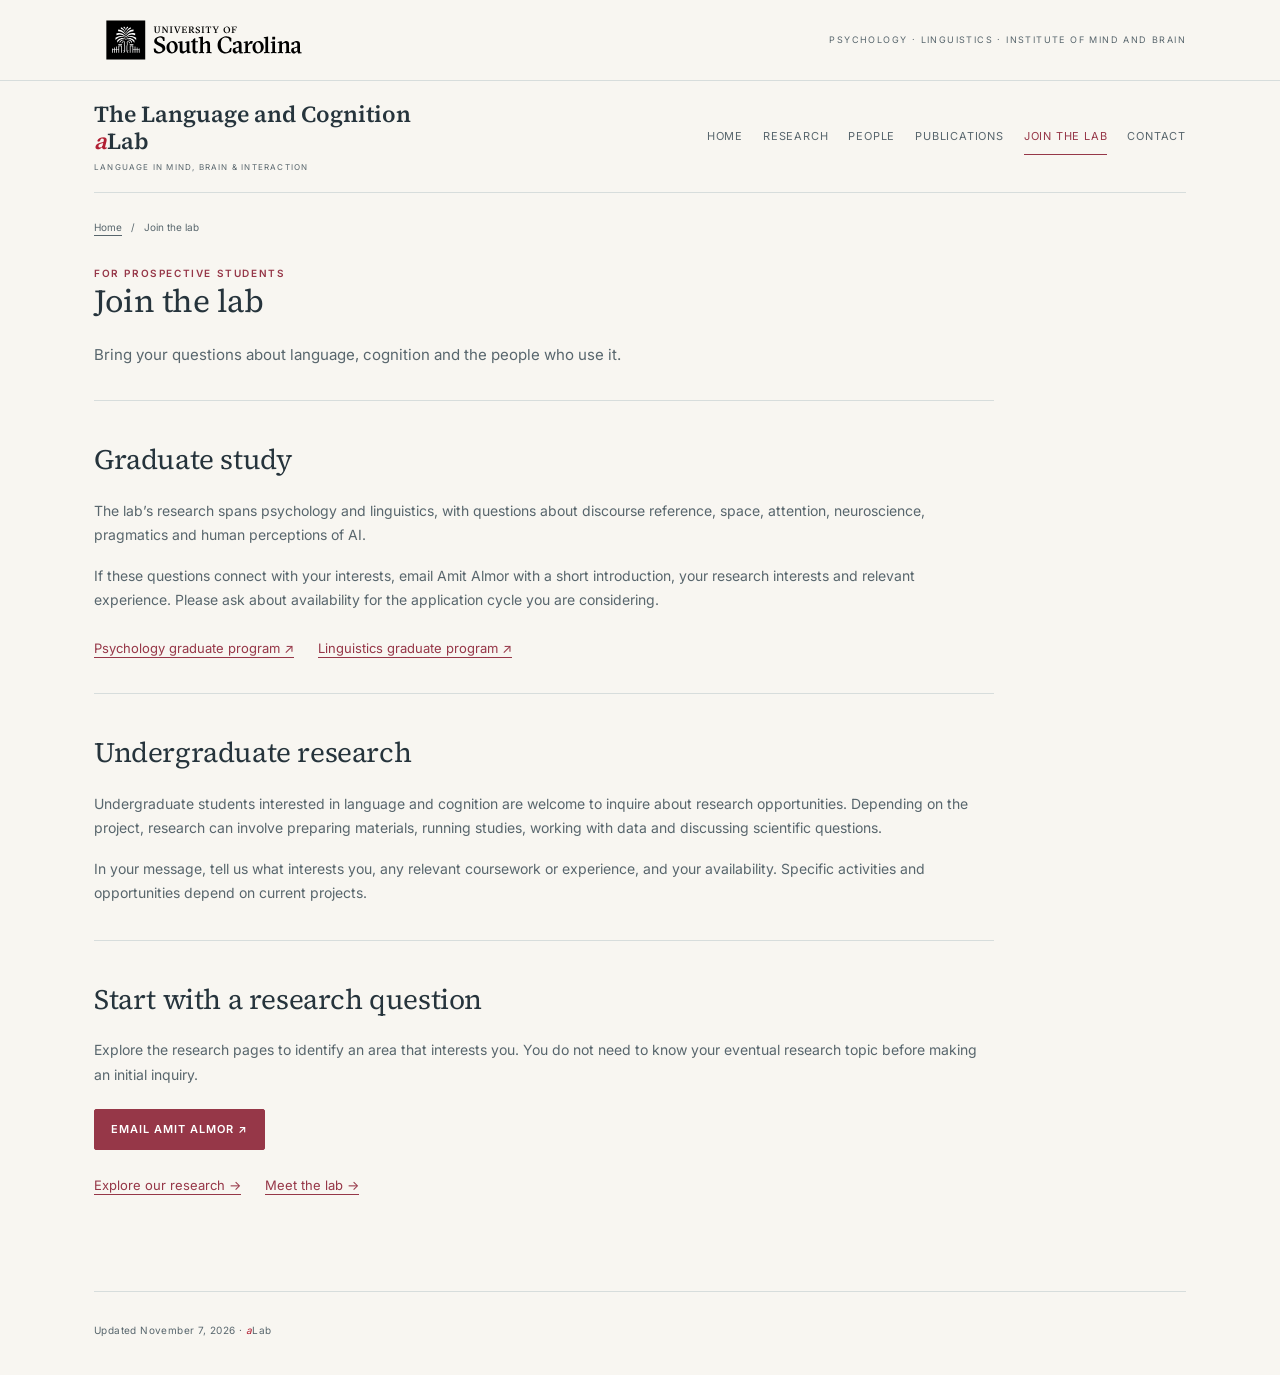
<file: join.html>
<!doctype html>
<html lang="en"><head><meta charset="utf-8"><meta name="viewport" content="width=device-width, initial-scale=1"><title>Join the lab | The Language and Cognition aLab</title><meta name="description" content="Join the lab — research, people and publications from The Language and Cognition aLab at the University of South Carolina."><meta name="theme-color" content="#f6f2e9"><link rel="icon" href="assets/favicon.svg" type="image/svg+xml"><link rel="stylesheet" href="assets/site.css?v=6b3e1452d3"><link rel="stylesheet" href="assets/theme.css?v=dcf01e2395"><script defer src="assets/site.js?v=c3825b08f9"></script></head>
<body><a class="skip" href="#main">Skip to content</a><div class="institution"><div class="wrap"><a class="university-link" href="https://sc.edu/" aria-label="University of South Carolina homepage"><img class="university-logo" src="assets/usc-logo.svg" alt="University of South Carolina" width="255" height="74"></a><span class="secondary unit-links"><a href="https://sc.edu/study/colleges_schools/artsandsciences/psychology/">Psychology</a><span aria-hidden="true"> · </span><a href="https://sc.edu/study/colleges_schools/artsandsciences/linguistics/">Linguistics</a><span aria-hidden="true"> · </span><a href="https://sc.edu/study/colleges_schools/artsandsciences/centers_and_institutes/institute_for_mind_and_brain/">Institute of Mind and Brain</a></span></div></div><div class="wrap"><header class="masthead"><a class="brand" href="index.html">The Language and Cognition <em class="a">a</em>Lab<small>Language in mind, brain &amp; interaction</small></a><button class="menu-toggle" type="button" aria-expanded="false" aria-controls="main-navigation">Menu</button><nav class="nav" id="main-navigation" aria-label="Main navigation"><a href="index.html">Home</a><a href="research.html">Research</a><a href="people.html">People</a><a href="publications.html">Publications</a><a href="join.html" aria-current="page">Join the lab</a><a href="contact.html">Contact</a></nav></header><main id="main"><div class="breadcrumb" aria-label="Breadcrumb"><a href="index.html">Home</a><span>/</span><span>Join the lab</span></div><section class="page-hero"><div><div class="eyebrow">For prospective students</div><h1>Join the lab</h1><p class="intro">Bring your questions about language, cognition and the people who use it.</p></div></section><div class="wide-section"><section class="article-section"><h2>Graduate study</h2><p>The lab’s research spans psychology and linguistics, with questions about discourse reference, space, attention, neuroscience, pragmatics and human perceptions of AI.</p><p>If these questions connect with your interests, email Amit Almor with a short introduction, your research interests and relevant experience. Please ask about availability for the application cycle you are considering.</p><div class="link-list"><a href="https://sc.edu/study/colleges_schools/artsandsciences/psychology/study/graduate/cognitive_neural_sciences/index.php">Psychology graduate program ↗</a><a href="https://sc.edu/study/colleges_schools/artsandsciences/linguistics/study/graduate/index.php">Linguistics graduate program ↗</a></div></section><section class="article-section"><h2>Undergraduate research</h2><p>Undergraduate students interested in language and cognition are welcome to inquire about research opportunities. Depending on the project, research can involve preparing materials, running studies, working with data and discussing scientific questions.</p><p>In your message, tell us what interests you, any relevant coursework or experience, and your availability. Specific activities and opportunities depend on current projects.</p></section><section class="article-section"><h2>Start with a research question</h2><p>Explore the research pages to identify an area that interests you. You do not need to know your eventual research topic before making an initial inquiry.</p><a class="button" href="mailto:almor@sc.edu">Email Amit Almor ↗</a><div class="link-list"><a href="research.html">Explore our research →</a><a href="people.html">Meet the lab →</a></div></section></div></main><footer><div class="footer-row"><div class="copyright">Updated November 7, 2026 · <em class="a">a</em>Lab</div></div></footer></div></body></html>
</file>
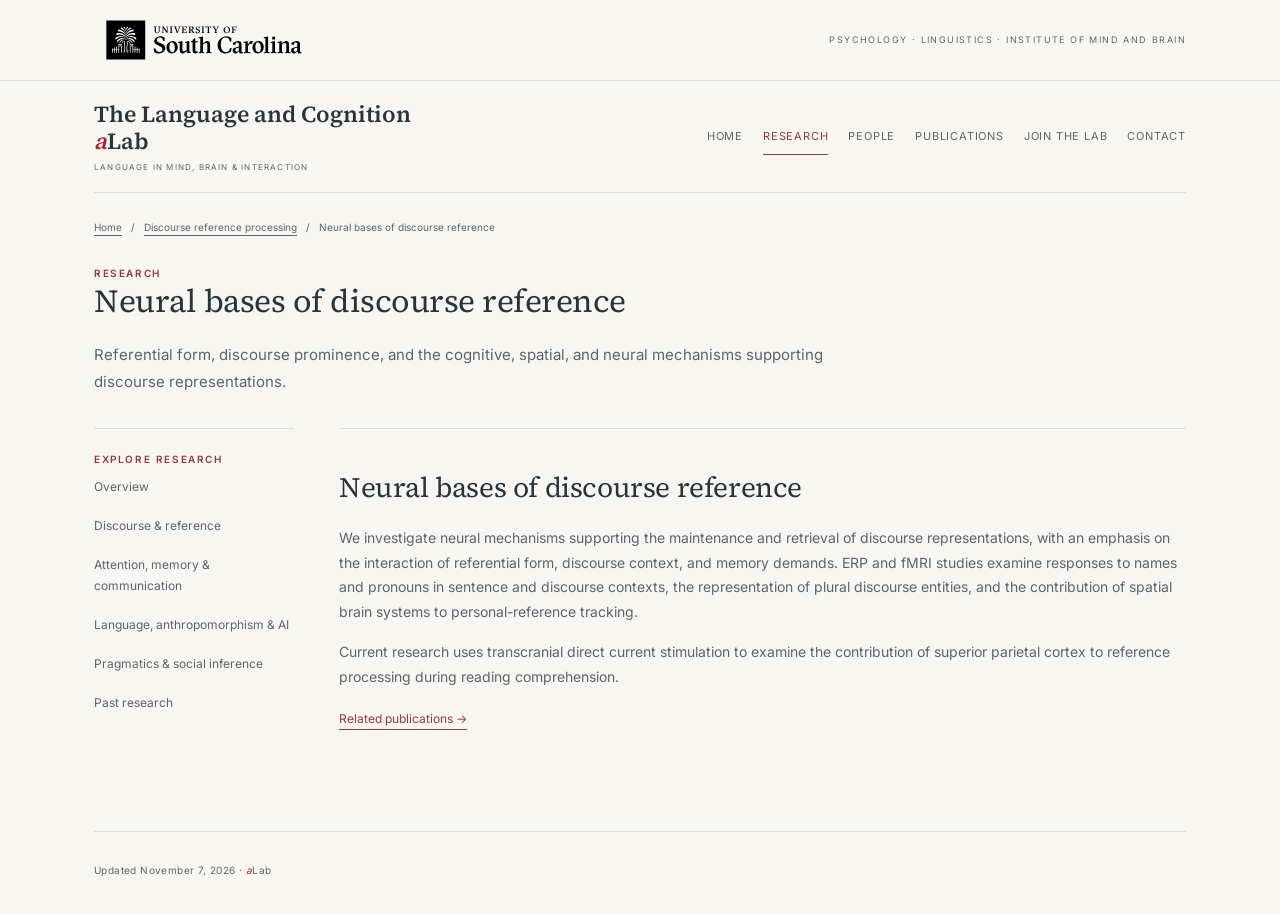
<file: neural.html>
<!doctype html>
<html lang="en"><head><meta charset="utf-8"><meta name="viewport" content="width=device-width, initial-scale=1"><title>Neural bases of discourse reference | The Language and Cognition aLab</title><meta name="description" content="Neural bases of discourse reference — research, people and publications from The Language and Cognition aLab at the University of South Carolina."><meta name="theme-color" content="#f6f2e9"><link rel="icon" href="assets/favicon.svg" type="image/svg+xml"><link rel="stylesheet" href="assets/site.css?v=6b3e1452d3"><link rel="stylesheet" href="assets/theme.css?v=dcf01e2395"><script defer src="assets/site.js?v=c3825b08f9"></script></head>
<body><a class="skip" href="#main">Skip to content</a><div class="institution"><div class="wrap"><a class="university-link" href="https://sc.edu/" aria-label="University of South Carolina homepage"><img class="university-logo" src="assets/usc-logo.svg" alt="University of South Carolina" width="255" height="74"></a><span class="secondary unit-links"><a href="https://sc.edu/study/colleges_schools/artsandsciences/psychology/">Psychology</a><span aria-hidden="true"> · </span><a href="https://sc.edu/study/colleges_schools/artsandsciences/linguistics/">Linguistics</a><span aria-hidden="true"> · </span><a href="https://sc.edu/study/colleges_schools/artsandsciences/centers_and_institutes/institute_for_mind_and_brain/">Institute of Mind and Brain</a></span></div></div><div class="wrap"><header class="masthead"><a class="brand" href="index.html">The Language and Cognition <em class="a">a</em>Lab<small>Language in mind, brain &amp; interaction</small></a><button class="menu-toggle" type="button" aria-expanded="false" aria-controls="main-navigation">Menu</button><nav class="nav" id="main-navigation" aria-label="Main navigation"><a href="index.html">Home</a><a href="research.html" aria-current="page">Research</a><a href="people.html">People</a><a href="publications.html">Publications</a><a href="join.html">Join the lab</a><a href="contact.html">Contact</a></nav></header><main id="main"><div class="breadcrumb" aria-label="Breadcrumb"><a href="index.html">Home</a><span>/</span><a href="discourse.html">Discourse reference processing</a><span>/</span><span>Neural bases of discourse reference</span></div><section class="page-hero"><div><div class="eyebrow">Research</div><h1>Neural bases of discourse reference</h1><p class="intro">Referential form, discourse prominence, and the cognitive, spatial, and neural mechanisms supporting discourse representations.</p></div></section><div class="content-layout"><aside class="side-nav" aria-label="Research areas"><div class="eyebrow">Explore research</div><a href="research.html">Overview</a><a href="discourse.html">Discourse &amp; reference</a><a href="attention.html">Attention, memory &amp; communication</a><a href="ai.html">Language, anthropomorphism &amp; AI</a><a href="pragmatics.html">Pragmatics &amp; social inference</a><a href="past-research.html">Past research</a></aside><div><section class="article-section"><h2>Neural bases of discourse reference</h2><p>We investigate neural mechanisms supporting the maintenance and retrieval of discourse representations, with an emphasis on the interaction of referential form, discourse context, and memory demands. ERP and fMRI studies examine responses to names and pronouns in sentence and discourse contexts, the representation of plural discourse entities, and the contribution of spatial brain systems to personal-reference tracking.</p><p>Current research uses transcranial direct current stimulation to examine the contribution of superior parietal cortex to reference processing during reading comprehension.</p><a class="text-link" href="publications.html?area=neural-reference" aria-label="Related publications: Neural bases of discourse reference">Related publications →</a></section></div></div></main><footer><div class="footer-row"><div class="copyright">Updated November 7, 2026 · <em class="a">a</em>Lab</div></div></footer></div></body></html>
</file>
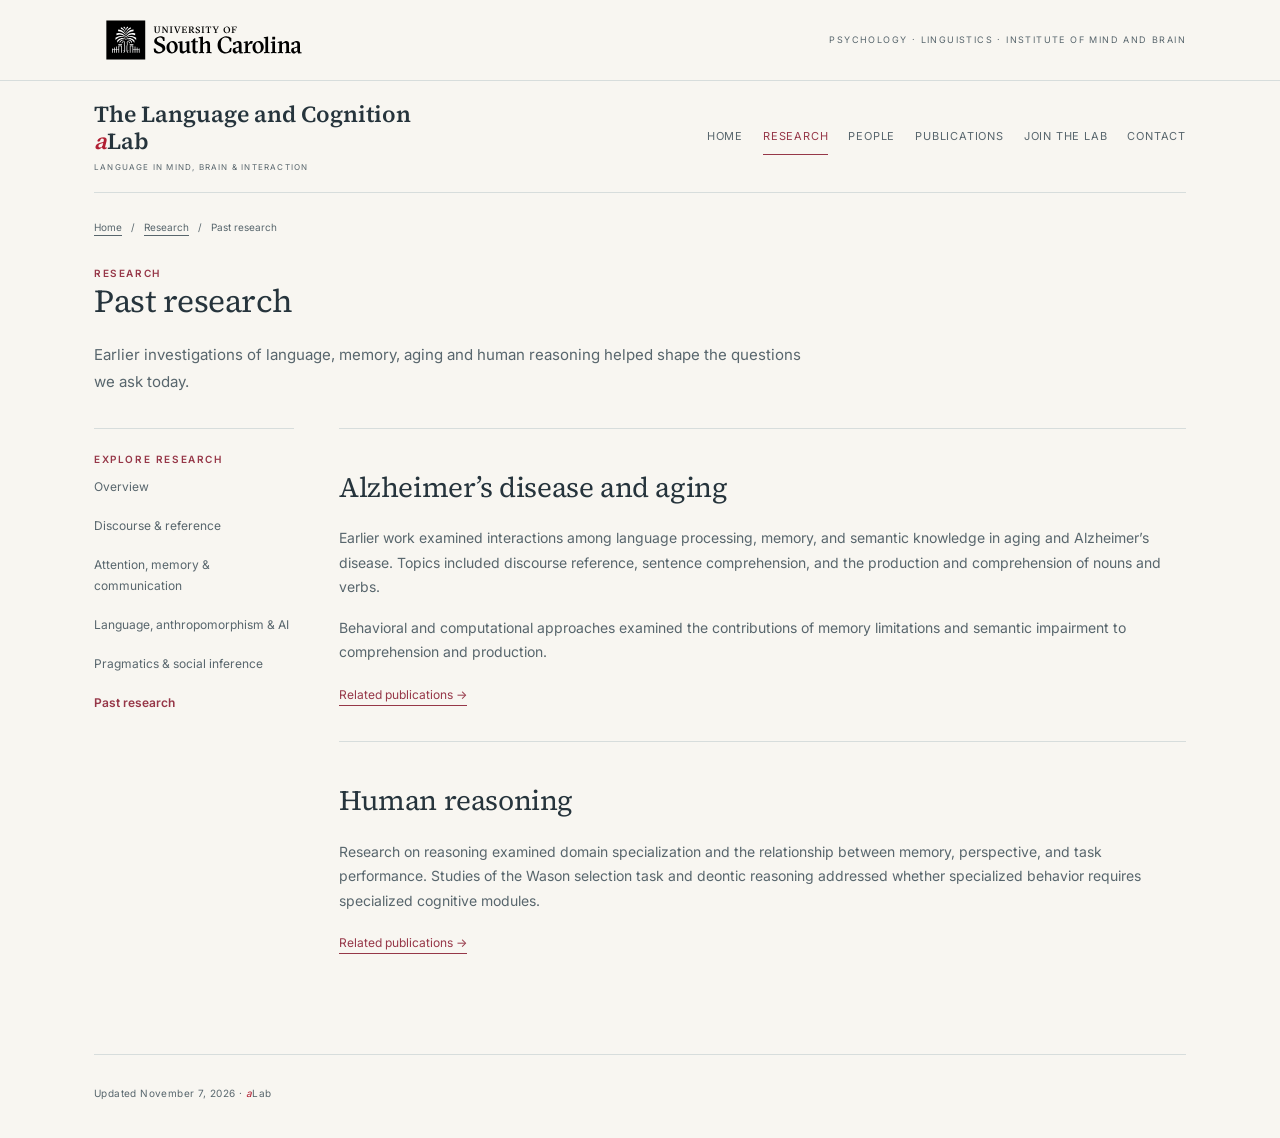
<file: past-research.html>
<!doctype html>
<html lang="en"><head><meta charset="utf-8"><meta name="viewport" content="width=device-width, initial-scale=1"><title>Past research | The Language and Cognition aLab</title><meta name="description" content="Past research — research, people and publications from The Language and Cognition aLab at the University of South Carolina."><meta name="theme-color" content="#f6f2e9"><link rel="icon" href="assets/favicon.svg" type="image/svg+xml"><link rel="stylesheet" href="assets/site.css?v=6b3e1452d3"><link rel="stylesheet" href="assets/theme.css?v=dcf01e2395"><script defer src="assets/site.js?v=c3825b08f9"></script></head>
<body><a class="skip" href="#main">Skip to content</a><div class="institution"><div class="wrap"><a class="university-link" href="https://sc.edu/" aria-label="University of South Carolina homepage"><img class="university-logo" src="assets/usc-logo.svg" alt="University of South Carolina" width="255" height="74"></a><span class="secondary unit-links"><a href="https://sc.edu/study/colleges_schools/artsandsciences/psychology/">Psychology</a><span aria-hidden="true"> · </span><a href="https://sc.edu/study/colleges_schools/artsandsciences/linguistics/">Linguistics</a><span aria-hidden="true"> · </span><a href="https://sc.edu/study/colleges_schools/artsandsciences/centers_and_institutes/institute_for_mind_and_brain/">Institute of Mind and Brain</a></span></div></div><div class="wrap"><header class="masthead"><a class="brand" href="index.html">The Language and Cognition <em class="a">a</em>Lab<small>Language in mind, brain &amp; interaction</small></a><button class="menu-toggle" type="button" aria-expanded="false" aria-controls="main-navigation">Menu</button><nav class="nav" id="main-navigation" aria-label="Main navigation"><a href="index.html">Home</a><a href="research.html" aria-current="page">Research</a><a href="people.html">People</a><a href="publications.html">Publications</a><a href="join.html">Join the lab</a><a href="contact.html">Contact</a></nav></header><main id="main"><div class="breadcrumb" aria-label="Breadcrumb"><a href="index.html">Home</a><span>/</span><a href="research.html">Research</a><span>/</span><span>Past research</span></div><section class="page-hero"><div><div class="eyebrow">Research</div><h1>Past research</h1><p class="intro">Earlier investigations of language, memory, aging and human reasoning helped shape the questions we ask today.</p></div></section><div class="content-layout"><aside class="side-nav" aria-label="Research areas"><div class="eyebrow">Explore research</div><a href="research.html">Overview</a><a href="discourse.html">Discourse &amp; reference</a><a href="attention.html">Attention, memory &amp; communication</a><a href="ai.html">Language, anthropomorphism &amp; AI</a><a href="pragmatics.html">Pragmatics &amp; social inference</a><a href="past-research.html" aria-current="page">Past research</a></aside><div><section class="article-section" id="aging"><h2>Alzheimer’s disease and aging</h2><p>Earlier work examined interactions among language processing, memory, and semantic knowledge in aging and Alzheimer’s disease. Topics included discourse reference, sentence comprehension, and the production and comprehension of nouns and verbs.</p><p>Behavioral and computational approaches examined the contributions of memory limitations and semantic impairment to comprehension and production.</p><a class="text-link" href="publications.html?area=aging" aria-label="Related publications: Alzheimer’s disease and aging">Related publications →</a></section><section class="article-section" id="reasoning"><h2>Human reasoning</h2><p>Research on reasoning examined domain specialization and the relationship between memory, perspective, and task performance. Studies of the Wason selection task and deontic reasoning addressed whether specialized behavior requires specialized cognitive modules.</p><a class="text-link" href="publications.html?area=reasoning" aria-label="Related publications: Human reasoning">Related publications →</a></section></div></div></main><footer><div class="footer-row"><div class="copyright">Updated November 7, 2026 · <em class="a">a</em>Lab</div></div></footer></div></body></html>
</file>
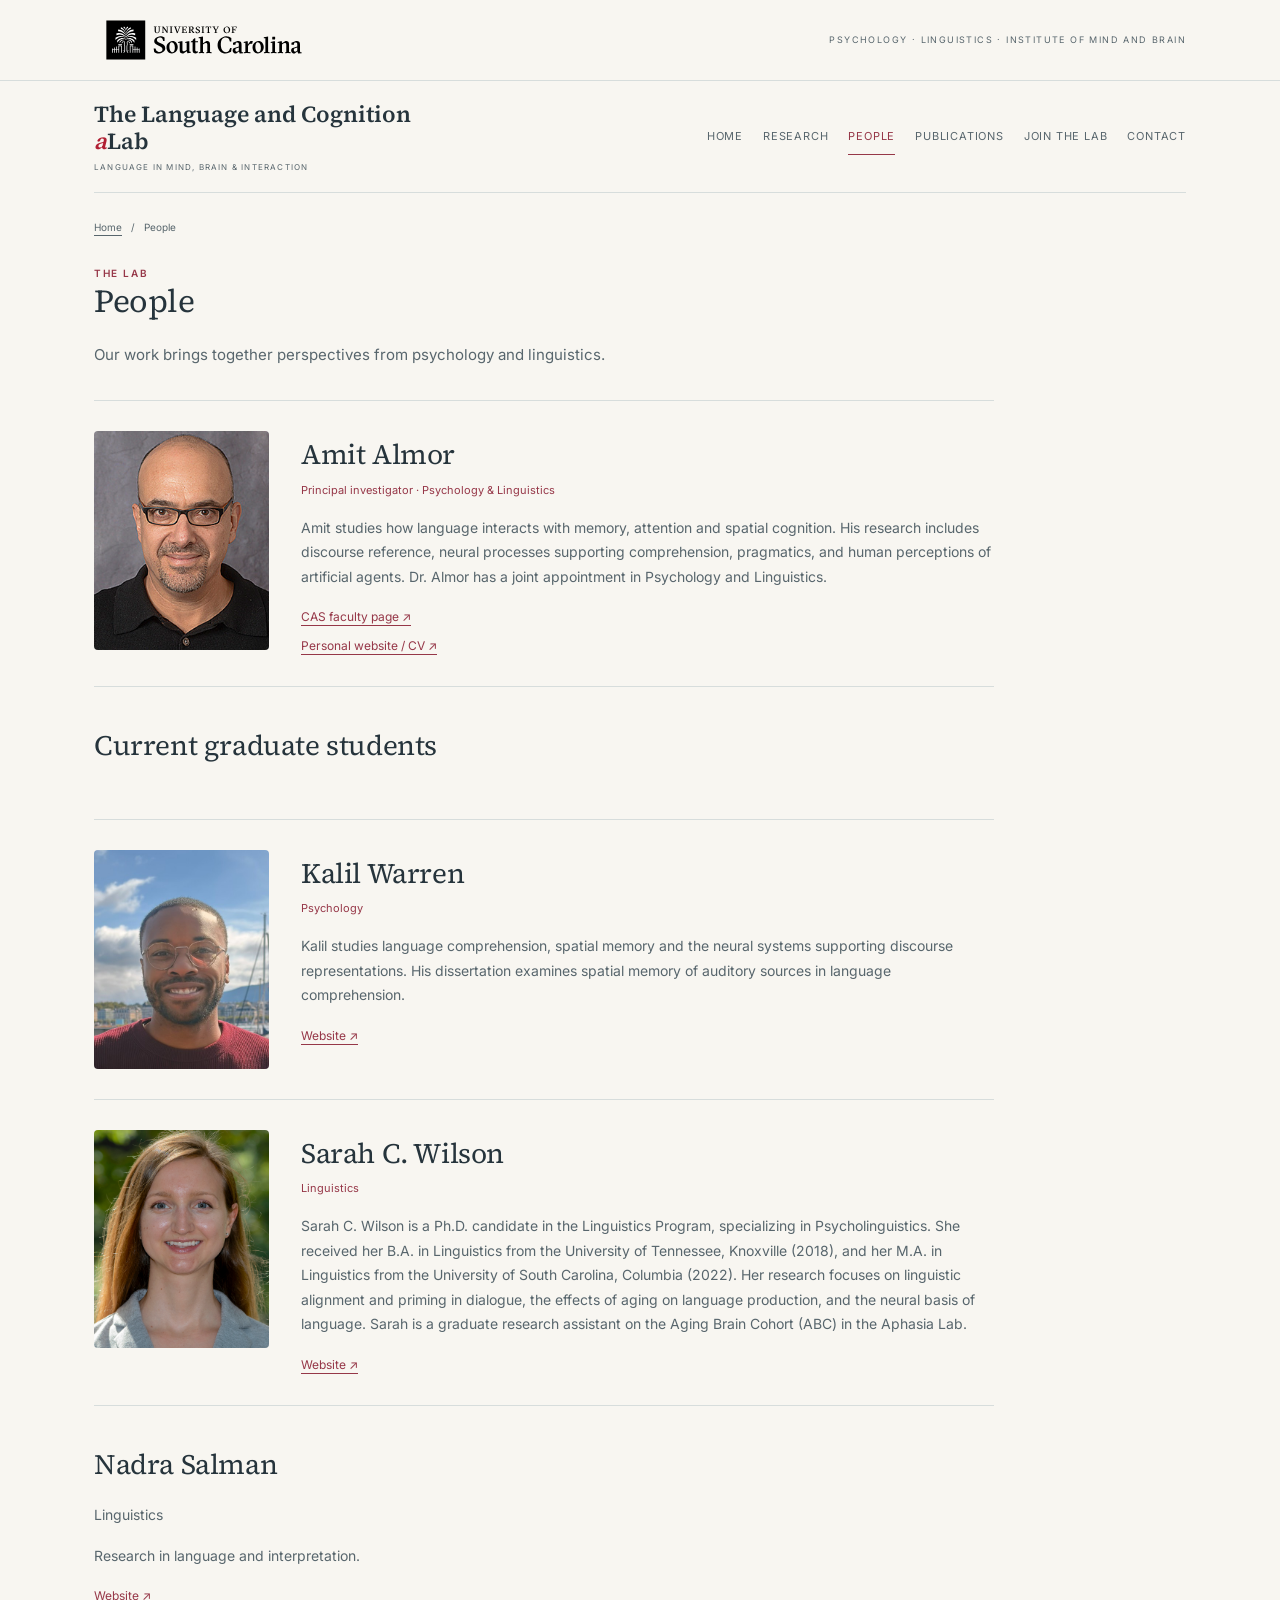
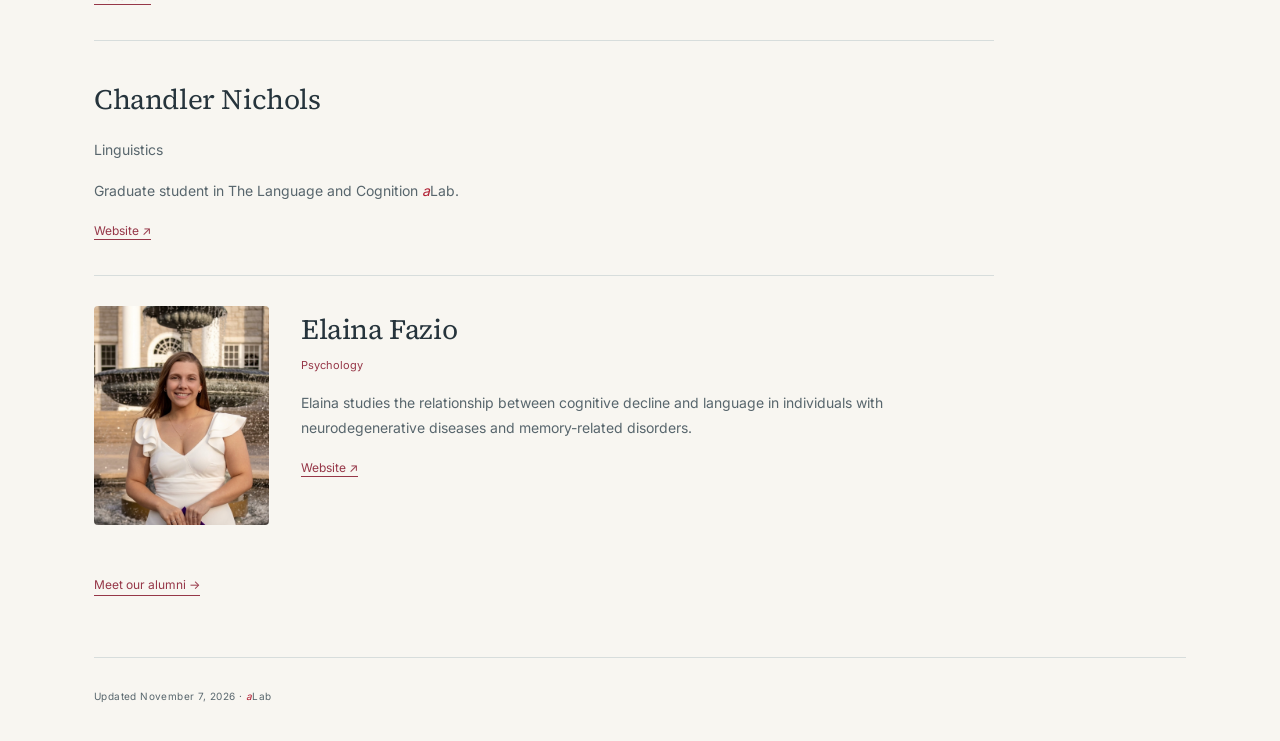
<file: people.html>
<!doctype html>
<html lang="en"><head><meta charset="utf-8"><meta name="viewport" content="width=device-width, initial-scale=1"><title>People | The Language and Cognition aLab</title><meta name="description" content="People — research, people and publications from The Language and Cognition aLab at the University of South Carolina."><meta name="theme-color" content="#f6f2e9"><link rel="icon" href="assets/favicon.svg" type="image/svg+xml"><link rel="stylesheet" href="assets/site.css?v=6b3e1452d3"><link rel="stylesheet" href="assets/theme.css?v=dcf01e2395"><script defer src="assets/site.js?v=c3825b08f9"></script></head>
<body><a class="skip" href="#main">Skip to content</a><div class="institution"><div class="wrap"><a class="university-link" href="https://sc.edu/" aria-label="University of South Carolina homepage"><img class="university-logo" src="assets/usc-logo.svg" alt="University of South Carolina" width="255" height="74"></a><span class="secondary unit-links"><a href="https://sc.edu/study/colleges_schools/artsandsciences/psychology/">Psychology</a><span aria-hidden="true"> · </span><a href="https://sc.edu/study/colleges_schools/artsandsciences/linguistics/">Linguistics</a><span aria-hidden="true"> · </span><a href="https://sc.edu/study/colleges_schools/artsandsciences/centers_and_institutes/institute_for_mind_and_brain/">Institute of Mind and Brain</a></span></div></div><div class="wrap"><header class="masthead"><a class="brand" href="index.html">The Language and Cognition <em class="a">a</em>Lab<small>Language in mind, brain &amp; interaction</small></a><button class="menu-toggle" type="button" aria-expanded="false" aria-controls="main-navigation">Menu</button><nav class="nav" id="main-navigation" aria-label="Main navigation"><a href="index.html">Home</a><a href="research.html">Research</a><a href="people.html" aria-current="page">People</a><a href="publications.html">Publications</a><a href="join.html">Join the lab</a><a href="contact.html">Contact</a></nav></header><main id="main"><div class="breadcrumb" aria-label="Breadcrumb"><a href="index.html">Home</a><span>/</span><span>People</span></div><section class="page-hero"><div><div class="eyebrow">The lab</div><h1>People</h1><p class="intro">Our work brings together perspectives from psychology and linguistics.</p></div></section><div class="wide-section"><article class="profile"><img src="assets/amit-almor.jpg" alt="Amit Almor" width="175" height="219" loading="lazy"><div><h2>Amit Almor</h2><p class="role">Principal investigator · Psychology &amp; Linguistics</p><p>Amit studies how language interacts with memory, attention and spatial cognition. His research includes discourse reference, neural processes supporting comprehension, pragmatics, and human perceptions of artificial agents. Dr. Almor has a joint appointment in Psychology and Linguistics.</p><div class="profile-links" style="flex-direction:column;align-items:flex-start;gap:8px"><a href="https://sc.edu/study/colleges_schools/artsandsciences/psychology/our_people/directory/almor_amit.php">CAS faculty page ↗</a><a href="https://amitalmor.com/">Personal website / CV ↗</a></div></div></article><section class="article-section"><h2>Current graduate students</h2></section><article class="profile"><img src="assets/kalil-warren.jpg" alt="Kalil Warren" width="175" height="219" loading="lazy"><div><h2>Kalil Warren</h2><p class="role">Psychology</p><p>Kalil studies language comprehension, spatial memory and the neural systems supporting discourse representations. His dissertation examines spatial memory of auditory sources in language comprehension.</p><div class="profile-links"><a href="https://kalilwarren.github.io/">Website ↗</a></div></div></article><article class="profile"><img src="assets/sarah-wilson.jpg" alt="Sarah C. Wilson" width="175" height="219" loading="lazy"><div><h2>Sarah C. Wilson</h2><p class="role">Linguistics</p><p>Sarah C. Wilson is a Ph.D. candidate in the Linguistics Program, specializing in Psycholinguistics. She received her B.A. in Linguistics from the University of Tennessee, Knoxville (2018), and her M.A. in Linguistics from the University of South Carolina, Columbia (2022). Her research focuses on linguistic alignment and priming in dialogue, the effects of aging on language production, and the neural basis of language. Sarah is a graduate research assistant on the Aging Brain Cohort (ABC) in the Aphasia Lab.</p><div class="profile-links"><a href="https://www.researchgate.net/profile/Sarah-Wilson-111">Website ↗</a></div></div></article><article class="article-section"><div><h2>Nadra Salman</h2><p class="role">Linguistics</p><p>Research in language and interpretation.</p><div class="profile-links"><a href="https://sc.edu/study/colleges_schools/artsandsciences/linguistics/our_people/graduate_students/index.php#:~:text=Nadra%20Salman">Website ↗</a></div></div></article><article class="article-section"><div><h2>Chandler Nichols</h2><p class="role">Linguistics</p><p>Graduate student in The Language and Cognition <em class="a">a</em>Lab.</p><div class="profile-links"><a href="https://sc.edu/study/colleges_schools/artsandsciences/linguistics/our_people/graduate_students/index.php#:~:text=Chandler%20Nichols">Website ↗</a></div></div></article><article class="profile"><img src="assets/elaina-fazio.jpg" alt="Elaina Fazio" width="175" height="219" loading="lazy"><div><h2>Elaina Fazio</h2><p class="role">Psychology</p><p>Elaina studies the relationship between cognitive decline and language in individuals with neurodegenerative diseases and memory-related disorders.</p><div class="profile-links"><a href="https://www.linkedin.com/in/elaina-fazio-b9a382208/">Website ↗</a></div></div></article><a class="text-link" href="alumni.html">Meet our alumni →</a></div></main><footer><div class="footer-row"><div class="copyright">Updated November 7, 2026 · <em class="a">a</em>Lab</div></div></footer></div></body></html>
</file>
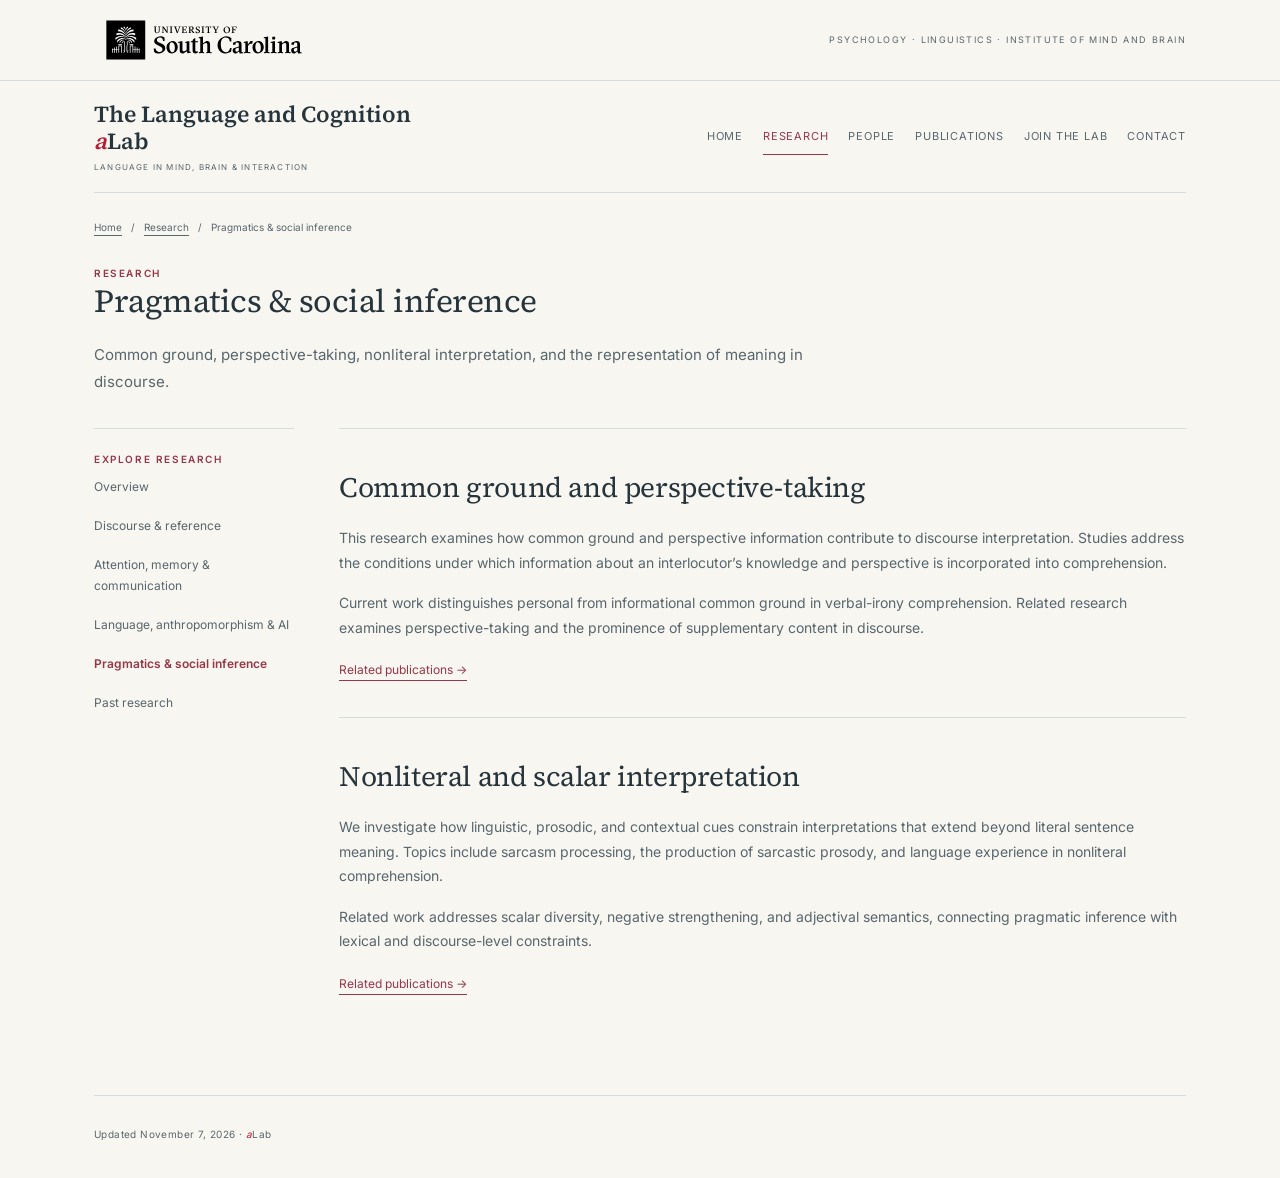
<file: pragmatics.html>
<!doctype html>
<html lang="en"><head><meta charset="utf-8"><meta name="viewport" content="width=device-width, initial-scale=1"><title>Pragmatics &amp;amp; social inference | The Language and Cognition aLab</title><meta name="description" content="Pragmatics &amp;amp; social inference — research, people and publications from The Language and Cognition aLab at the University of South Carolina."><meta name="theme-color" content="#f6f2e9"><link rel="icon" href="assets/favicon.svg" type="image/svg+xml"><link rel="stylesheet" href="assets/site.css?v=6b3e1452d3"><link rel="stylesheet" href="assets/theme.css?v=dcf01e2395"><script defer src="assets/site.js?v=c3825b08f9"></script></head>
<body><a class="skip" href="#main">Skip to content</a><div class="institution"><div class="wrap"><a class="university-link" href="https://sc.edu/" aria-label="University of South Carolina homepage"><img class="university-logo" src="assets/usc-logo.svg" alt="University of South Carolina" width="255" height="74"></a><span class="secondary unit-links"><a href="https://sc.edu/study/colleges_schools/artsandsciences/psychology/">Psychology</a><span aria-hidden="true"> · </span><a href="https://sc.edu/study/colleges_schools/artsandsciences/linguistics/">Linguistics</a><span aria-hidden="true"> · </span><a href="https://sc.edu/study/colleges_schools/artsandsciences/centers_and_institutes/institute_for_mind_and_brain/">Institute of Mind and Brain</a></span></div></div><div class="wrap"><header class="masthead"><a class="brand" href="index.html">The Language and Cognition <em class="a">a</em>Lab<small>Language in mind, brain &amp; interaction</small></a><button class="menu-toggle" type="button" aria-expanded="false" aria-controls="main-navigation">Menu</button><nav class="nav" id="main-navigation" aria-label="Main navigation"><a href="index.html">Home</a><a href="research.html" aria-current="page">Research</a><a href="people.html">People</a><a href="publications.html">Publications</a><a href="join.html">Join the lab</a><a href="contact.html">Contact</a></nav></header><main id="main"><div class="breadcrumb" aria-label="Breadcrumb"><a href="index.html">Home</a><span>/</span><a href="research.html">Research</a><span>/</span><span>Pragmatics &amp; social inference</span></div><section class="page-hero"><div><div class="eyebrow">Research</div><h1>Pragmatics &amp; social inference</h1><p class="intro">Common ground, perspective-taking, nonliteral interpretation, and the representation of meaning in discourse.</p></div></section><div class="content-layout"><aside class="side-nav" aria-label="Research areas"><div class="eyebrow">Explore research</div><a href="research.html">Overview</a><a href="discourse.html">Discourse &amp; reference</a><a href="attention.html">Attention, memory &amp; communication</a><a href="ai.html">Language, anthropomorphism &amp; AI</a><a href="pragmatics.html" aria-current="page">Pragmatics &amp; social inference</a><a href="past-research.html">Past research</a></aside><div><section class="article-section" id="common-ground"><h2>Common ground and perspective-taking</h2><p>This research examines how common ground and perspective information contribute to discourse interpretation. Studies address the conditions under which information about an interlocutor’s knowledge and perspective is incorporated into comprehension.</p><p>Current work distinguishes personal from informational common ground in verbal-irony comprehension. Related research examines perspective-taking and the prominence of supplementary content in discourse.</p><a class="text-link" href="publications.html?area=common-ground" aria-label="Related publications: Common ground and perspective-taking">Related publications →</a></section><section class="article-section" id="interpretation"><h2>Nonliteral and scalar interpretation</h2><p>We investigate how linguistic, prosodic, and contextual cues constrain interpretations that extend beyond literal sentence meaning. Topics include sarcasm processing, the production of sarcastic prosody, and language experience in nonliteral comprehension.</p><p>Related work addresses scalar diversity, negative strengthening, and adjectival semantics, connecting pragmatic inference with lexical and discourse-level constraints.</p><a class="text-link" href="publications.html?area=interpretation" aria-label="Related publications: Nonliteral and scalar interpretation">Related publications →</a></section></div></div></main><footer><div class="footer-row"><div class="copyright">Updated November 7, 2026 · <em class="a">a</em>Lab</div></div></footer></div></body></html>
</file>
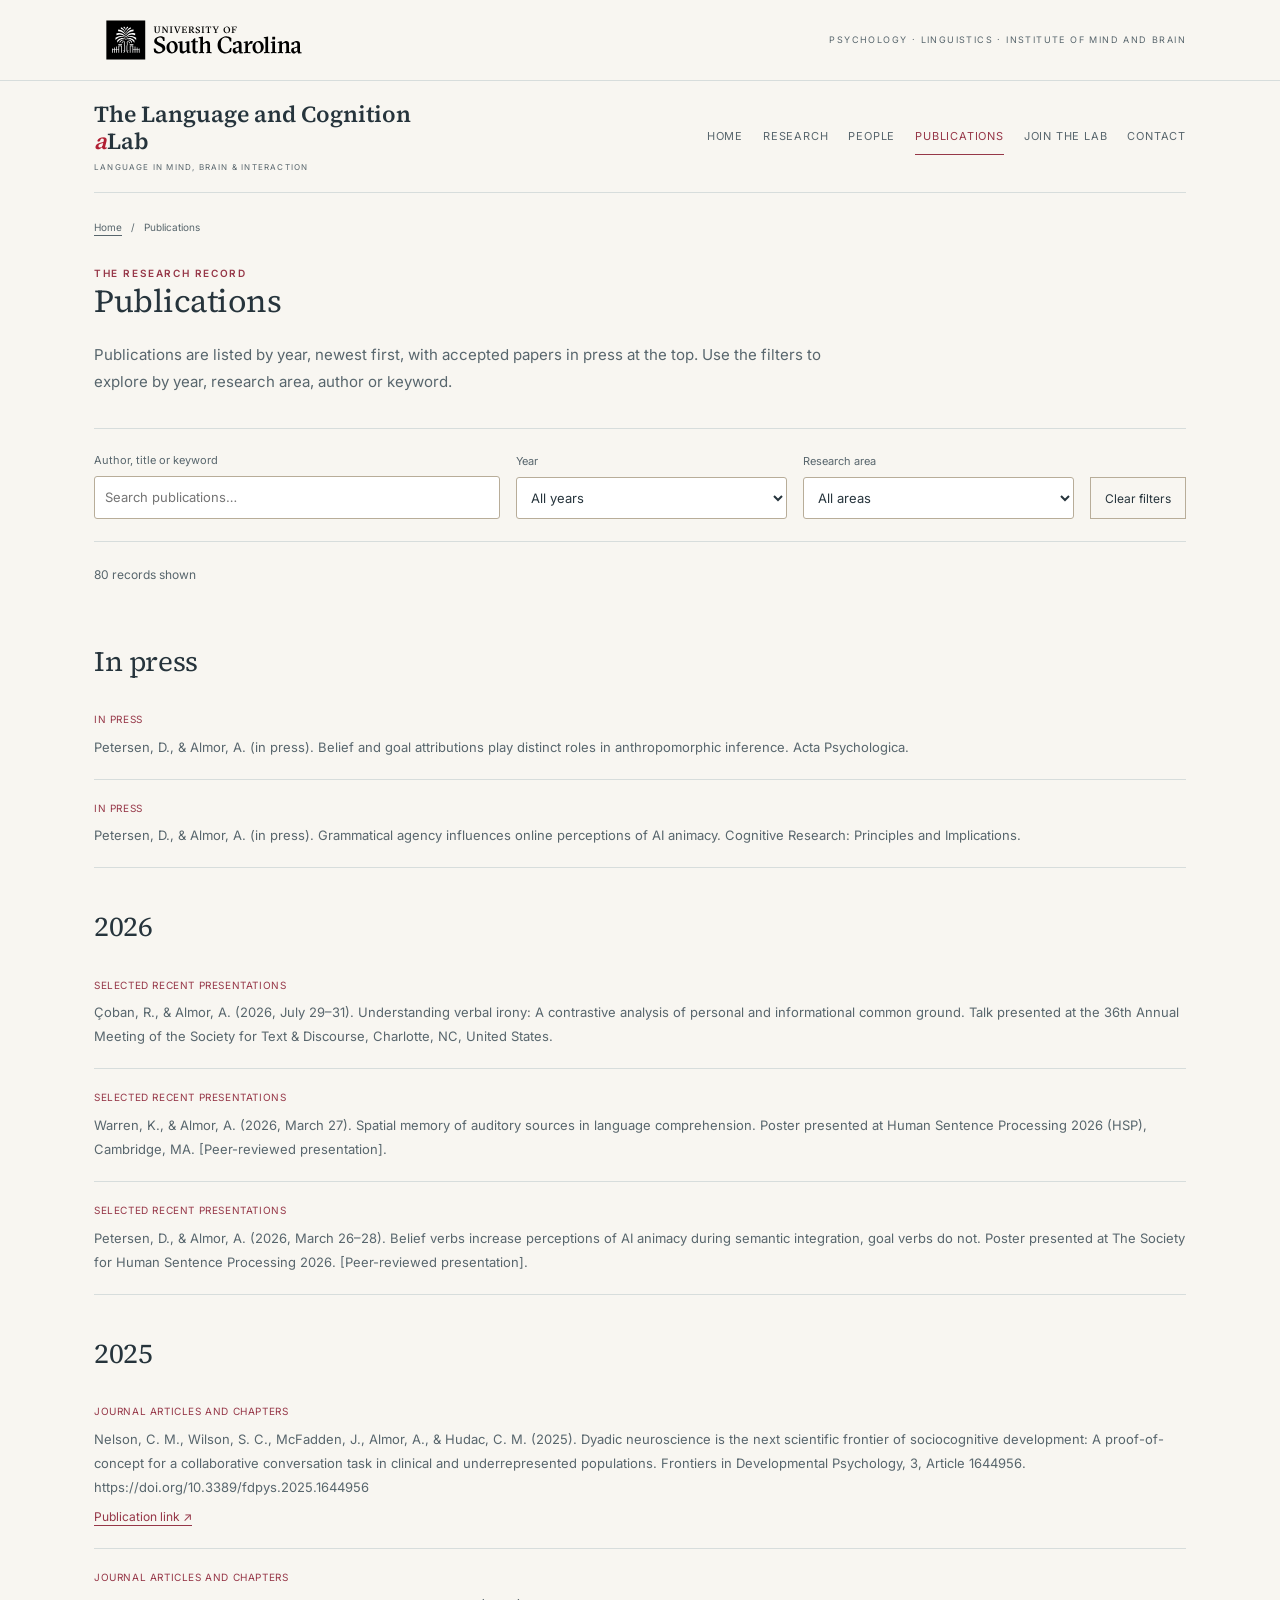
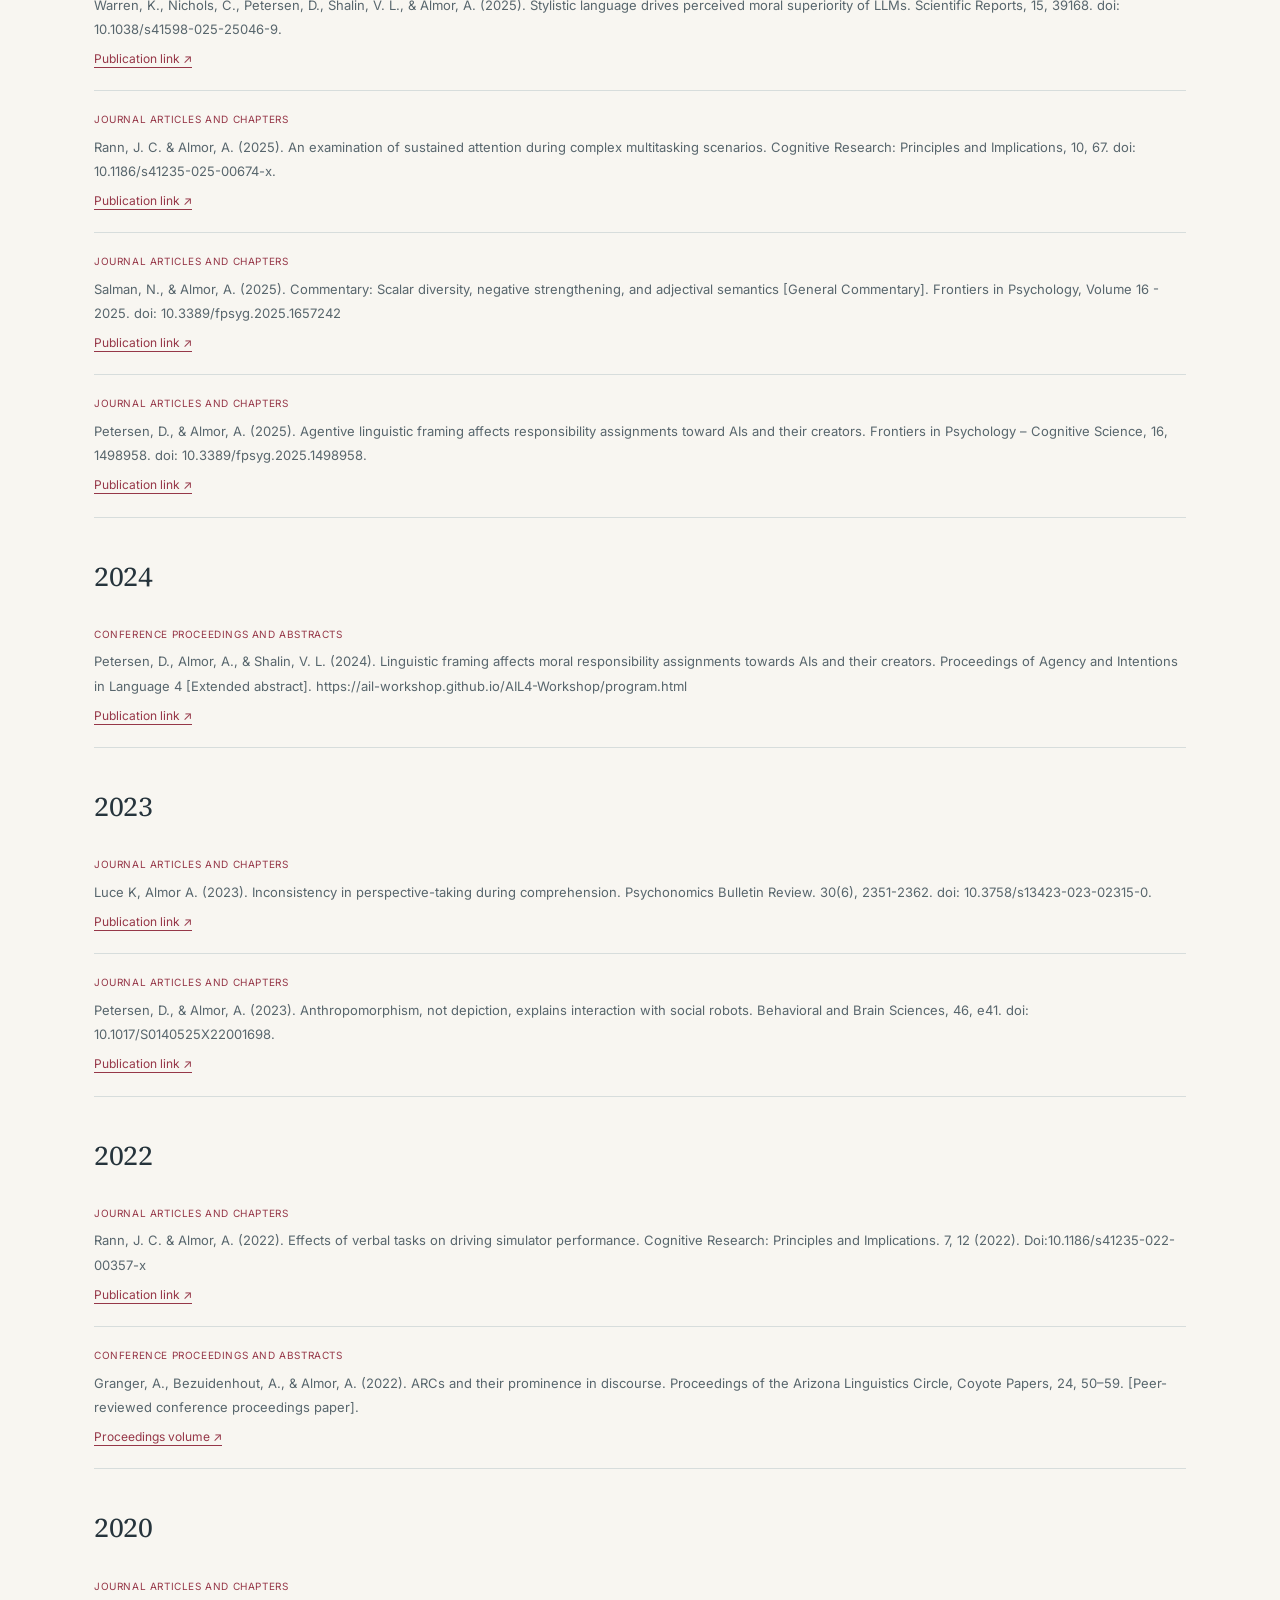
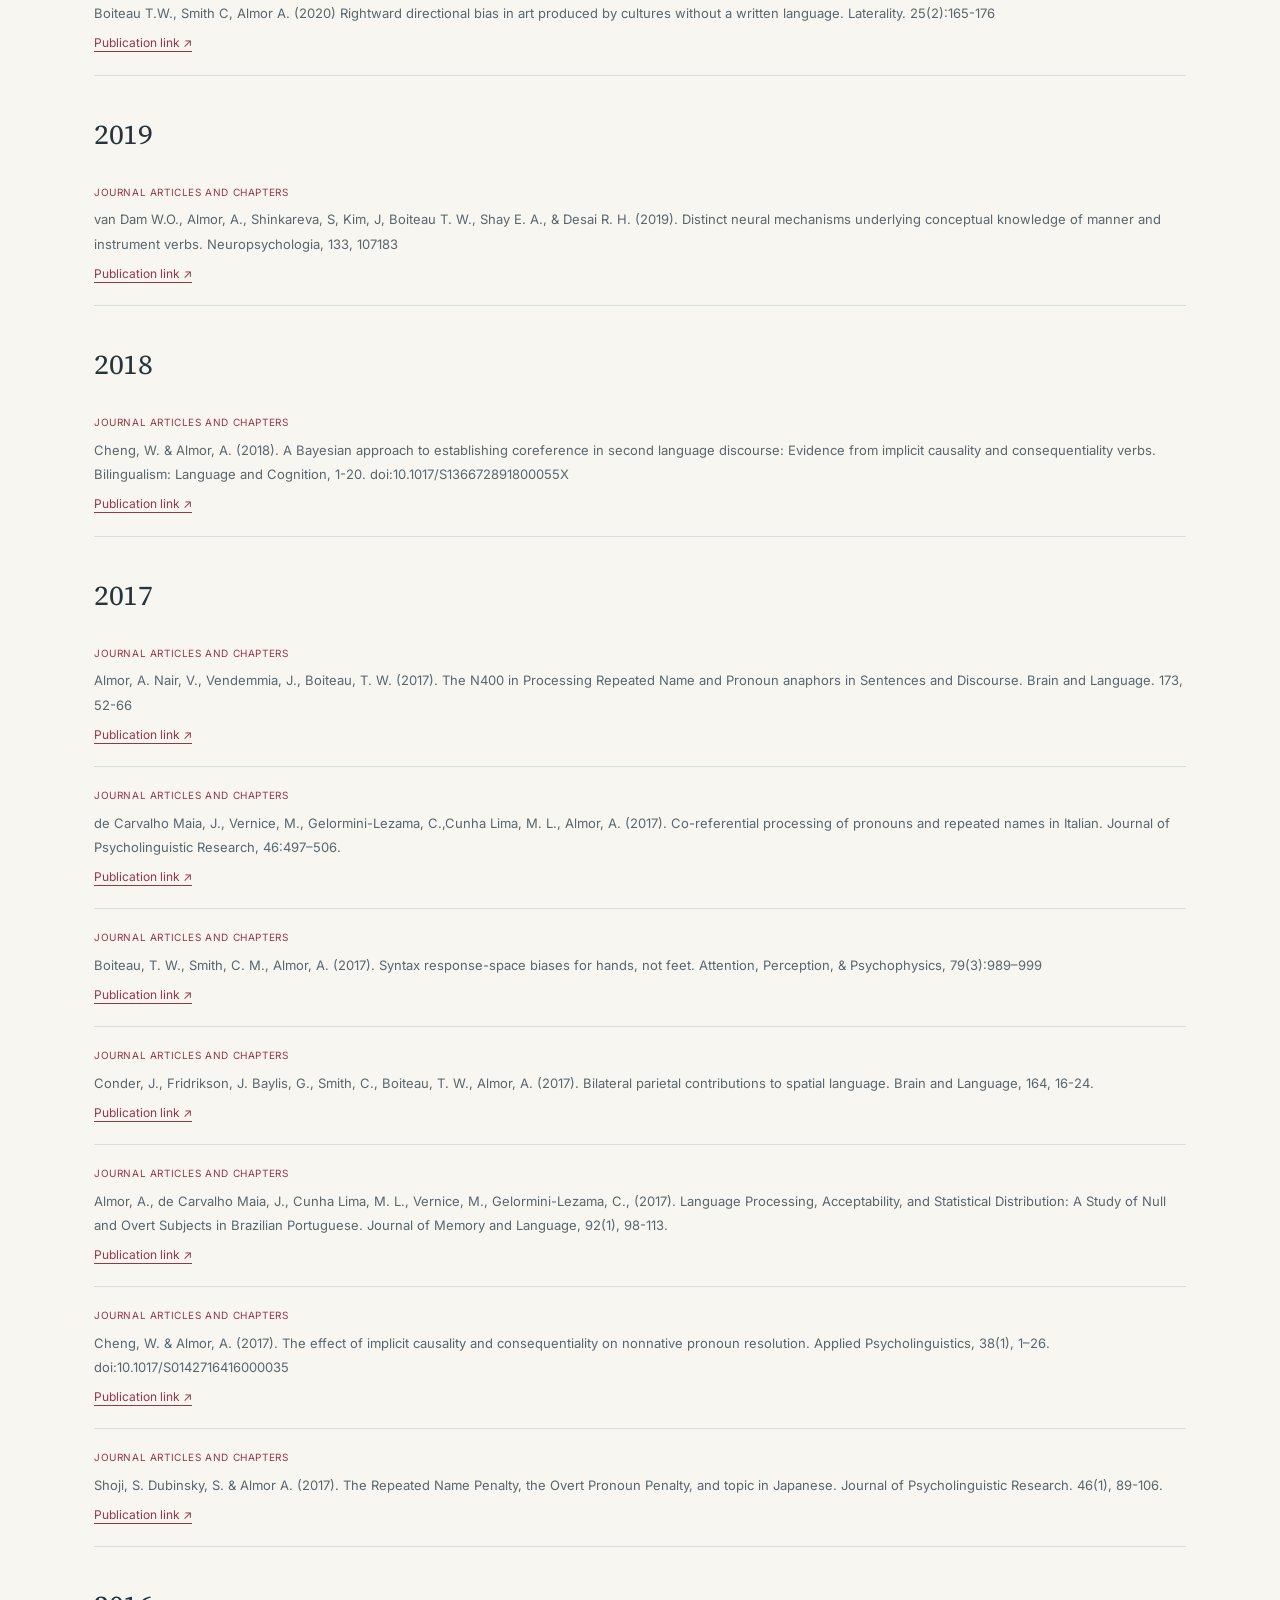
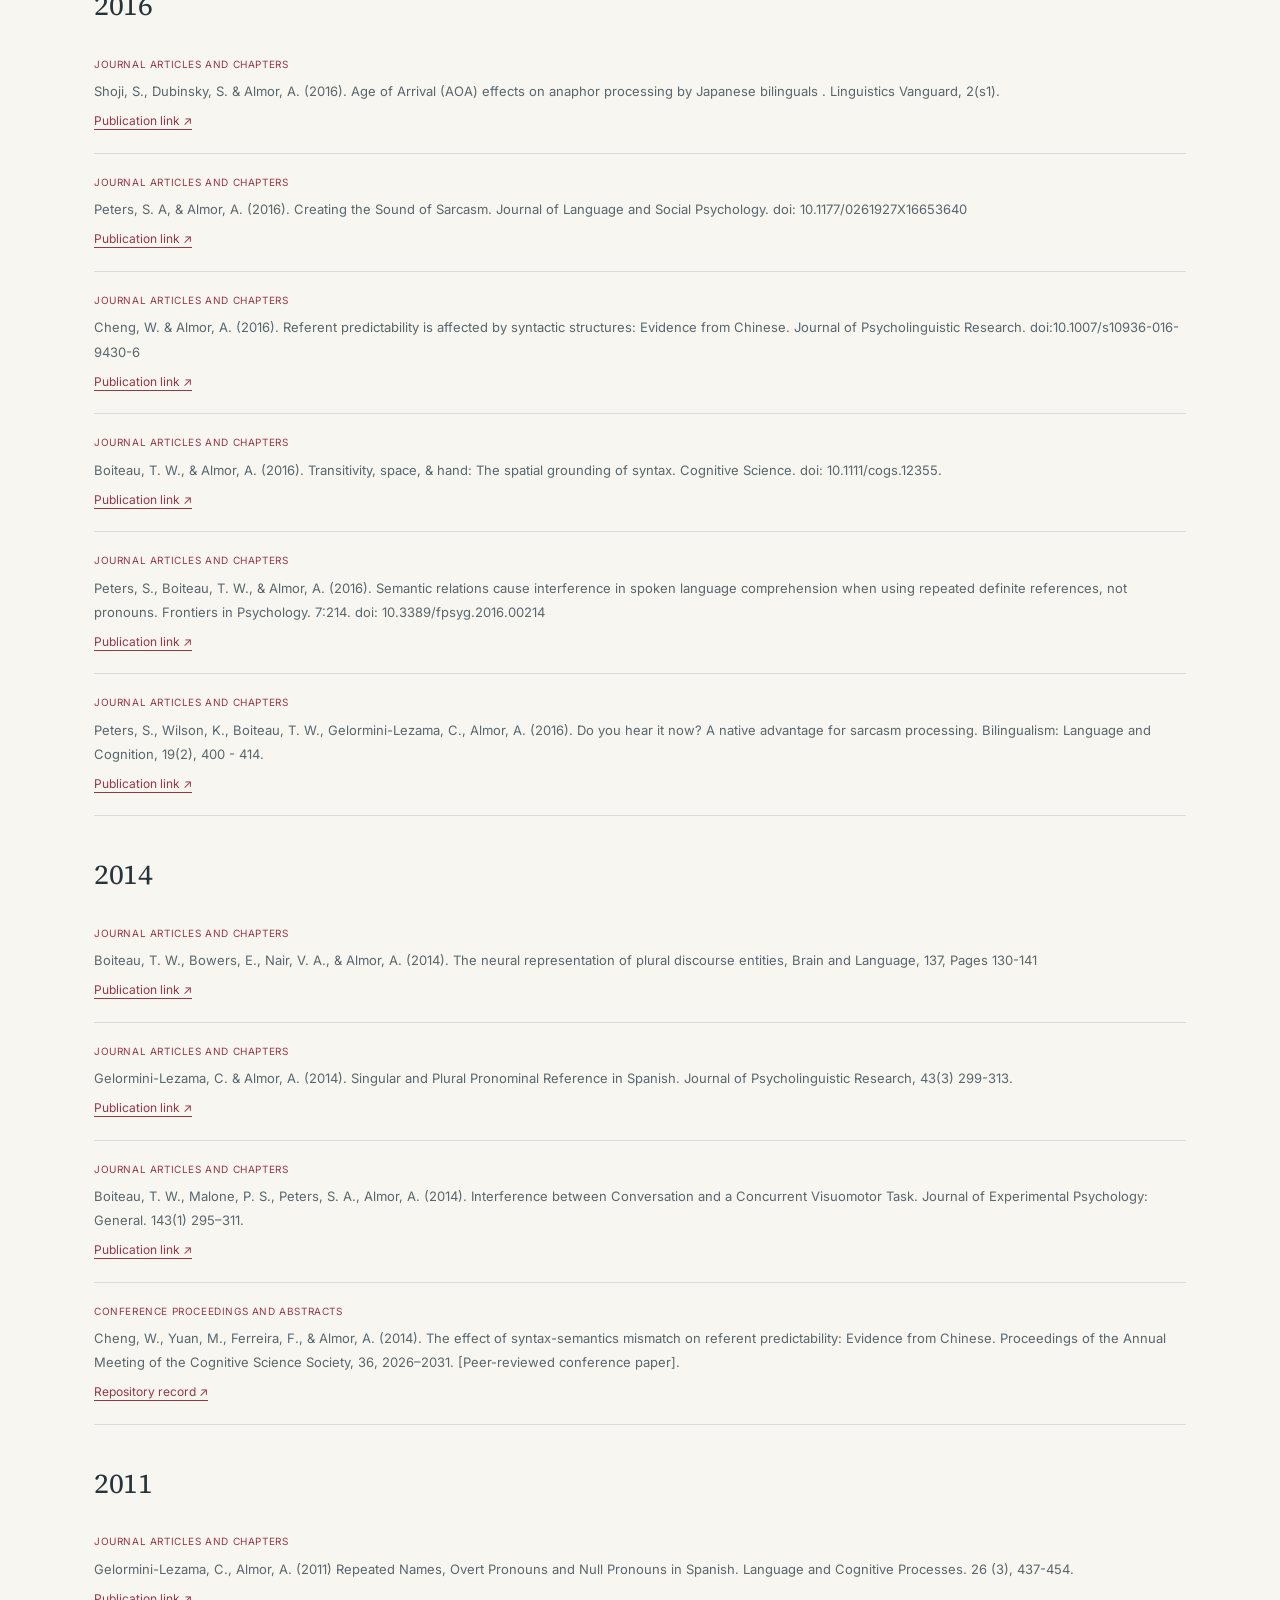
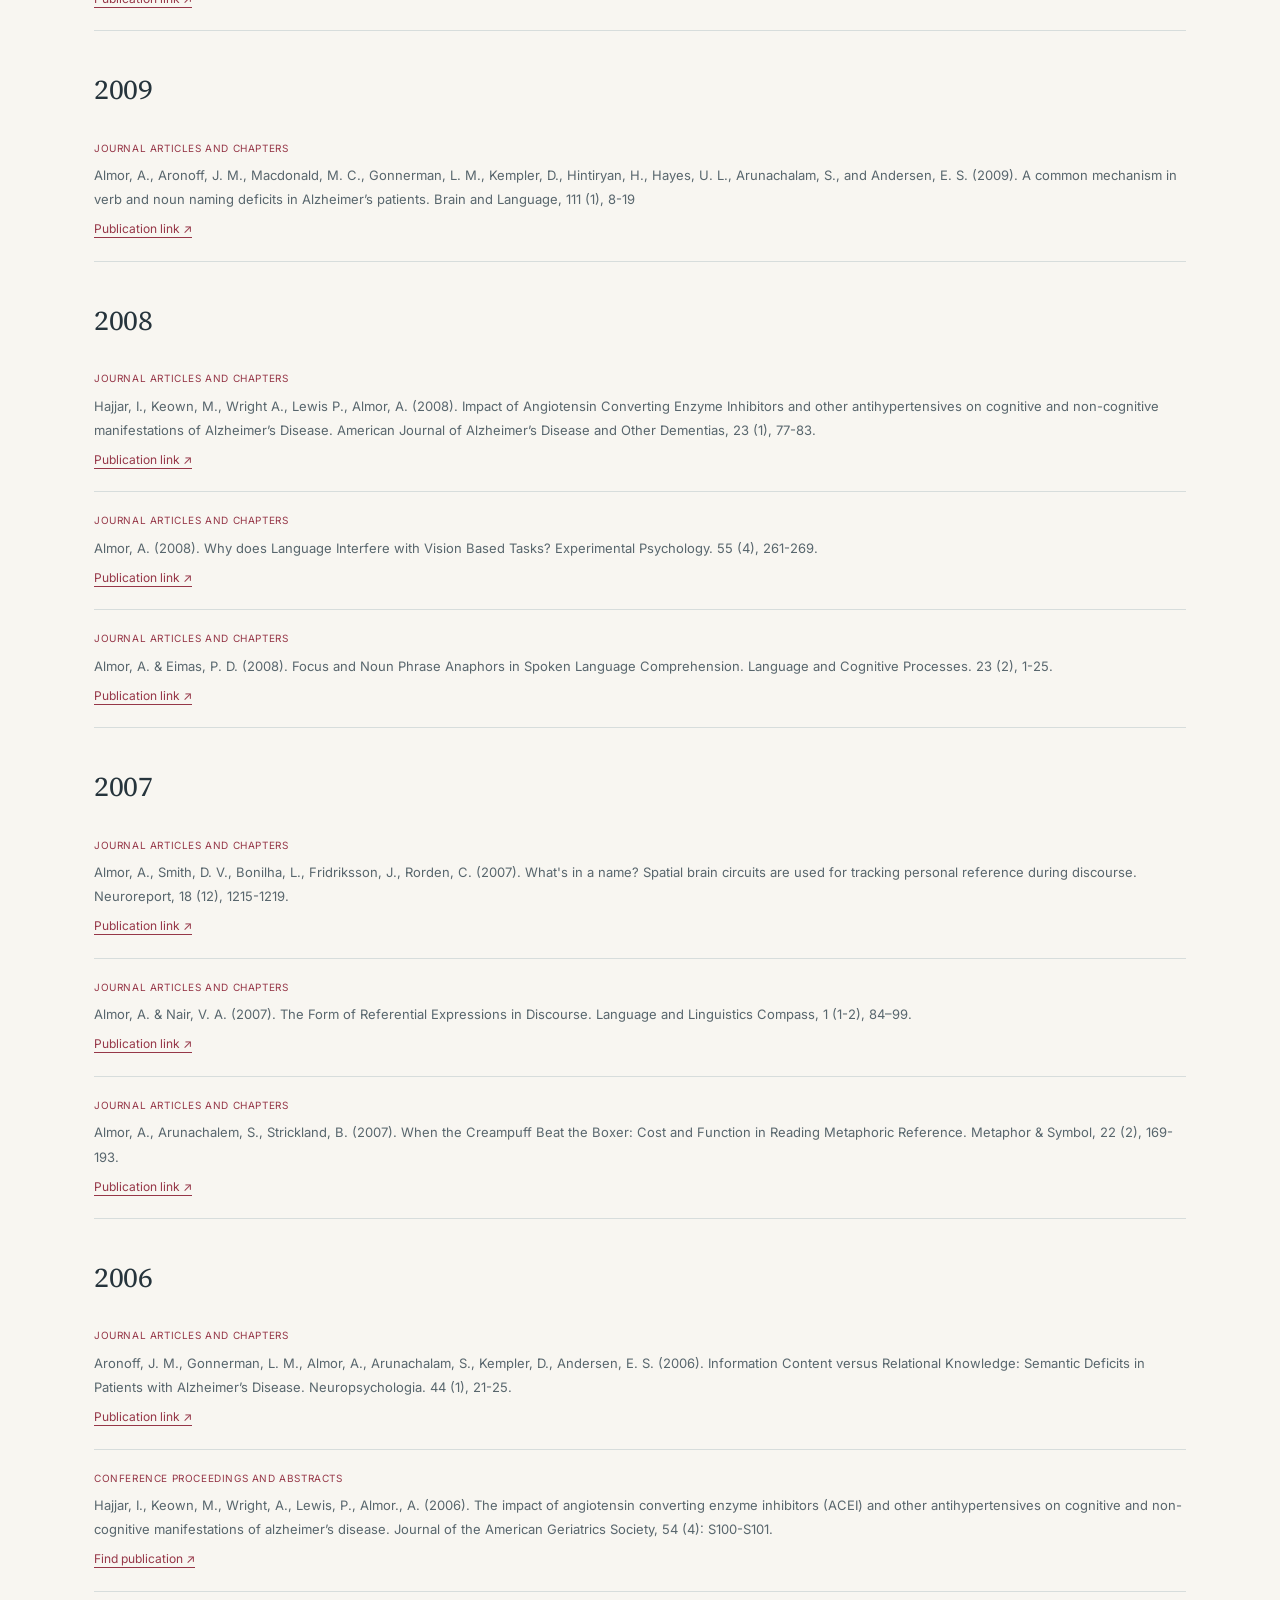
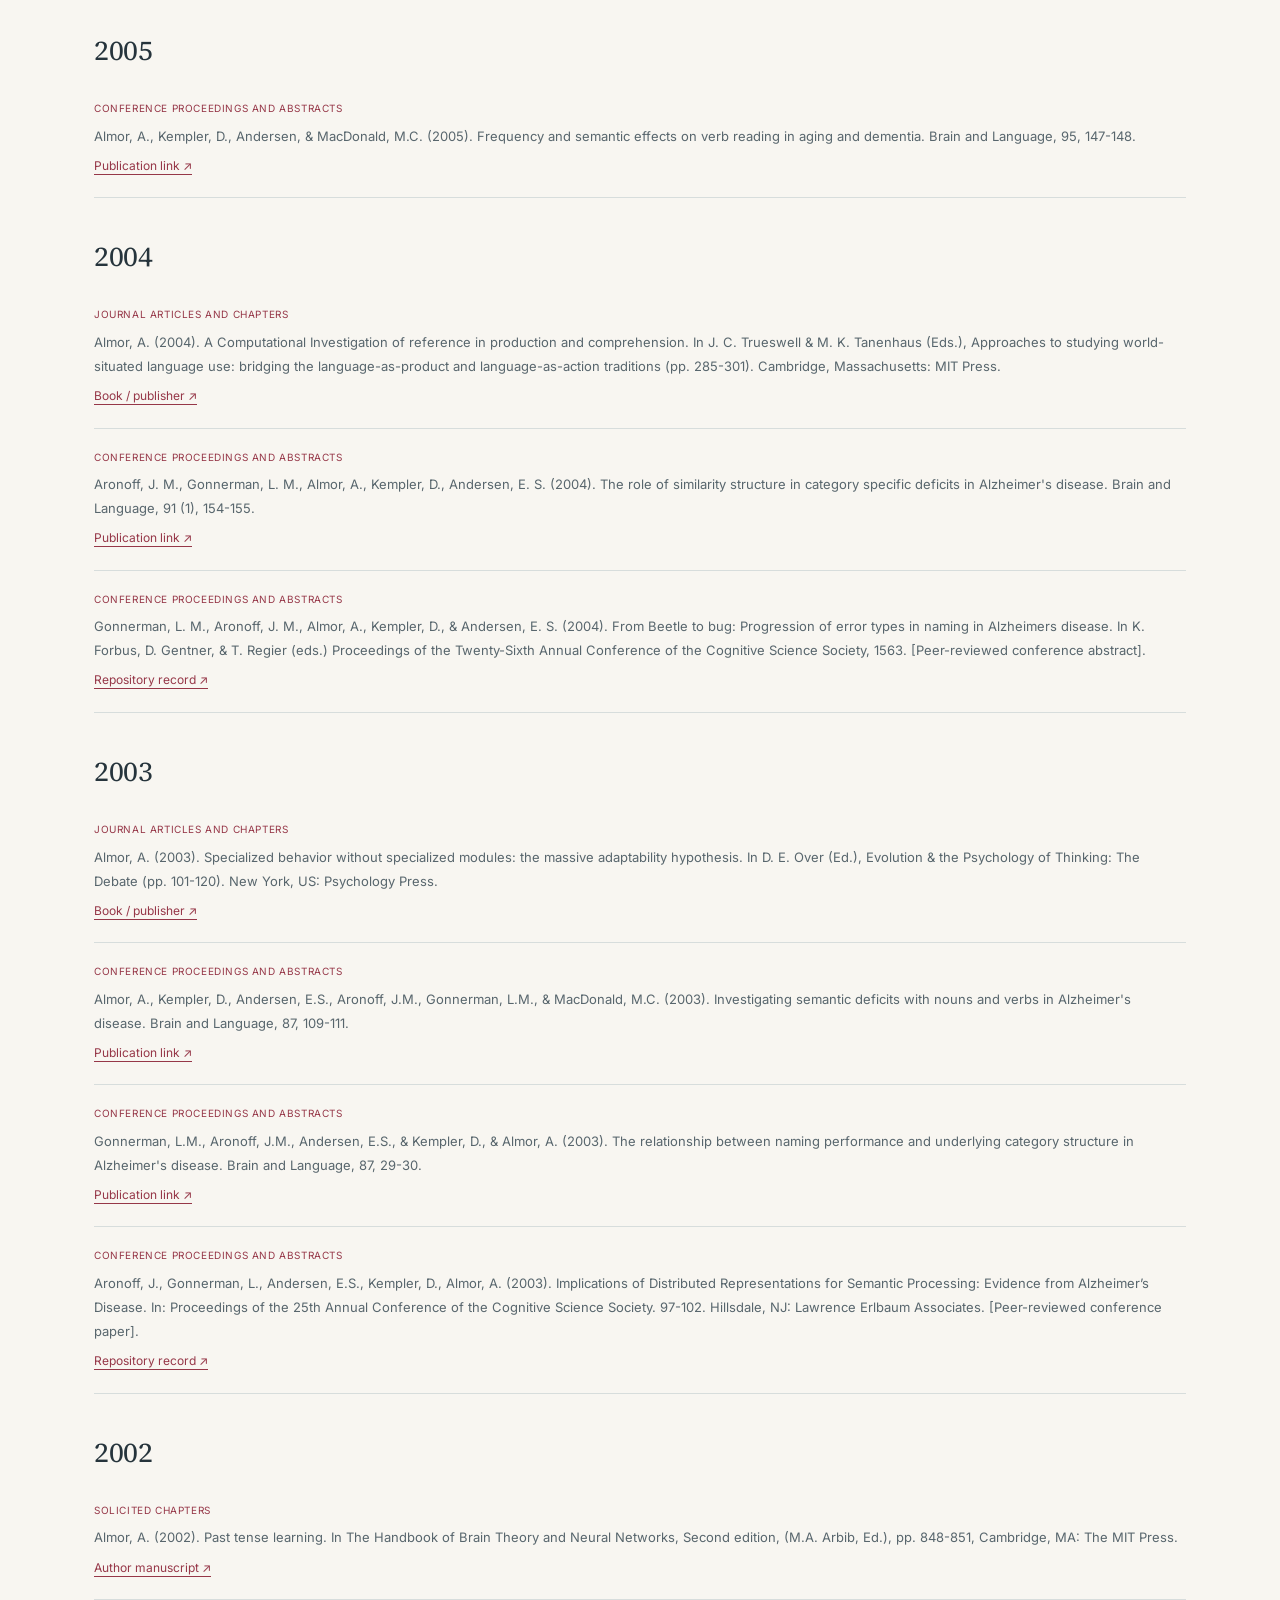
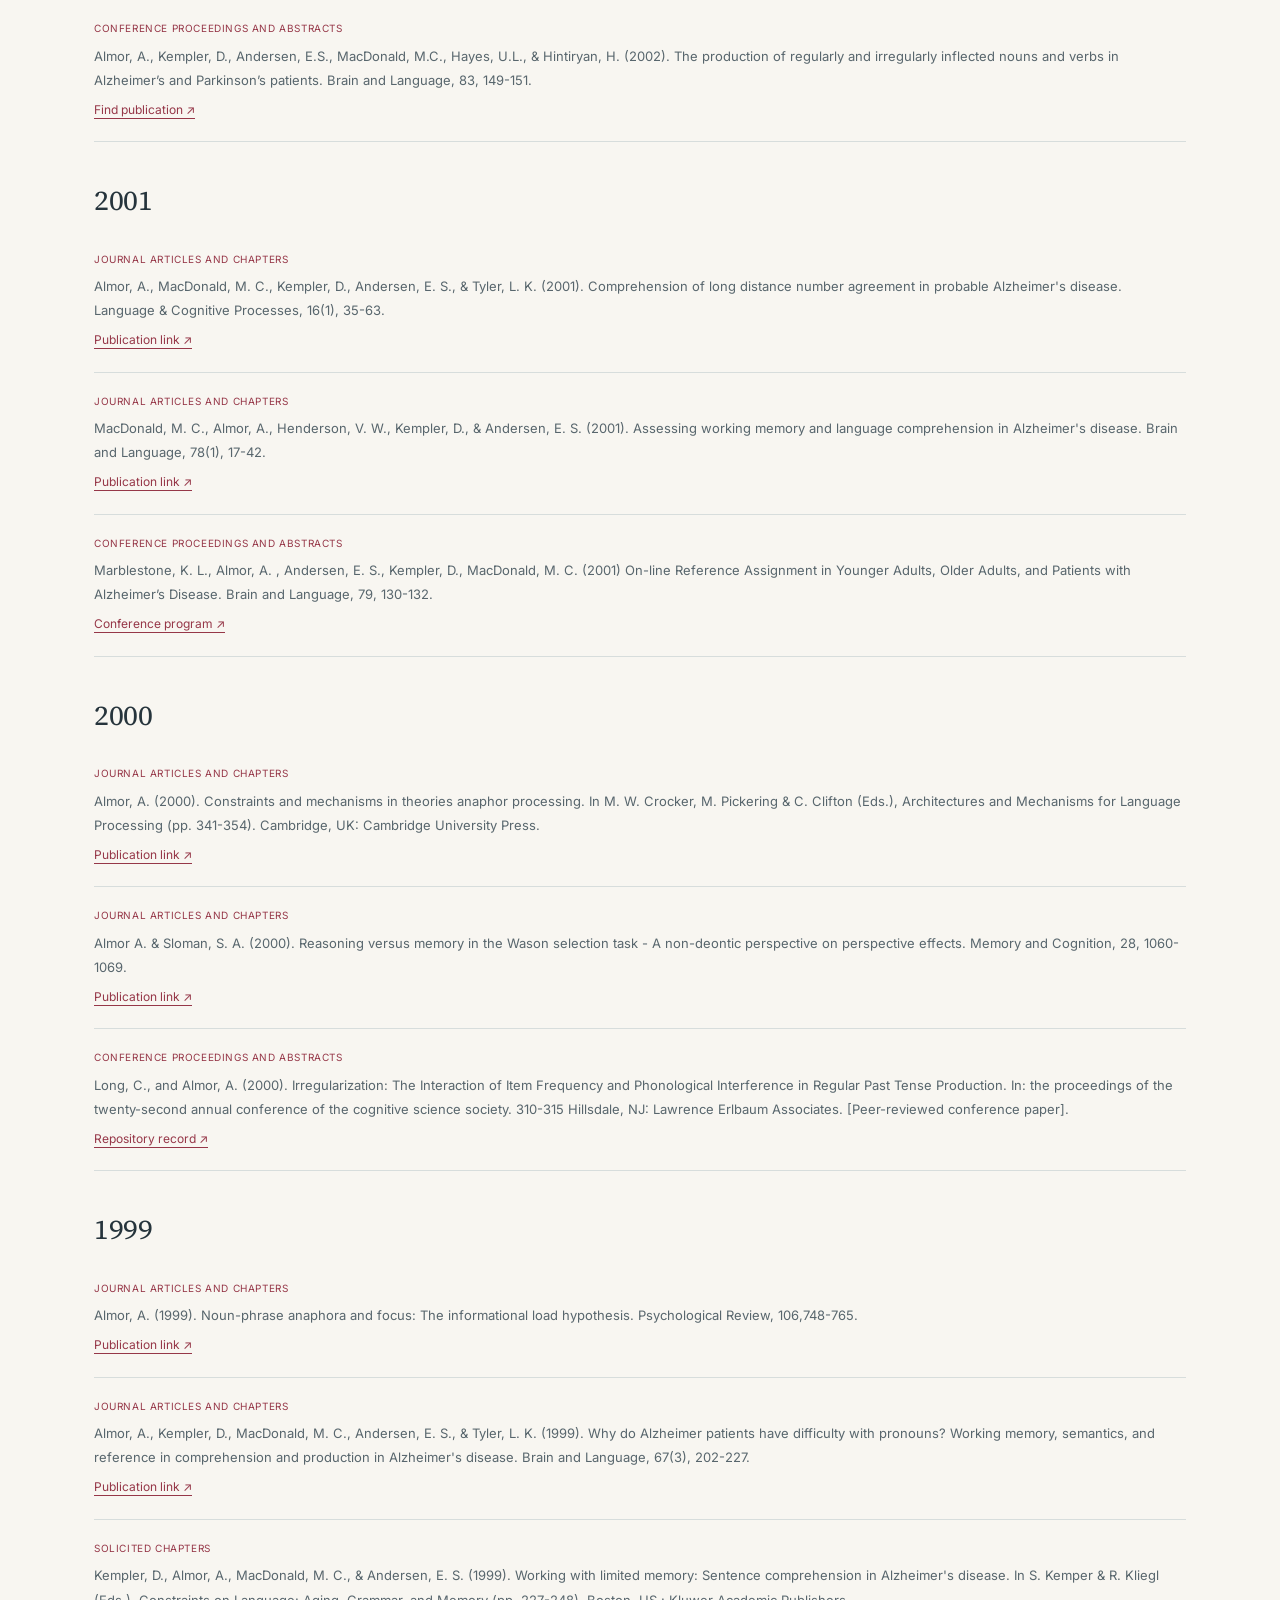
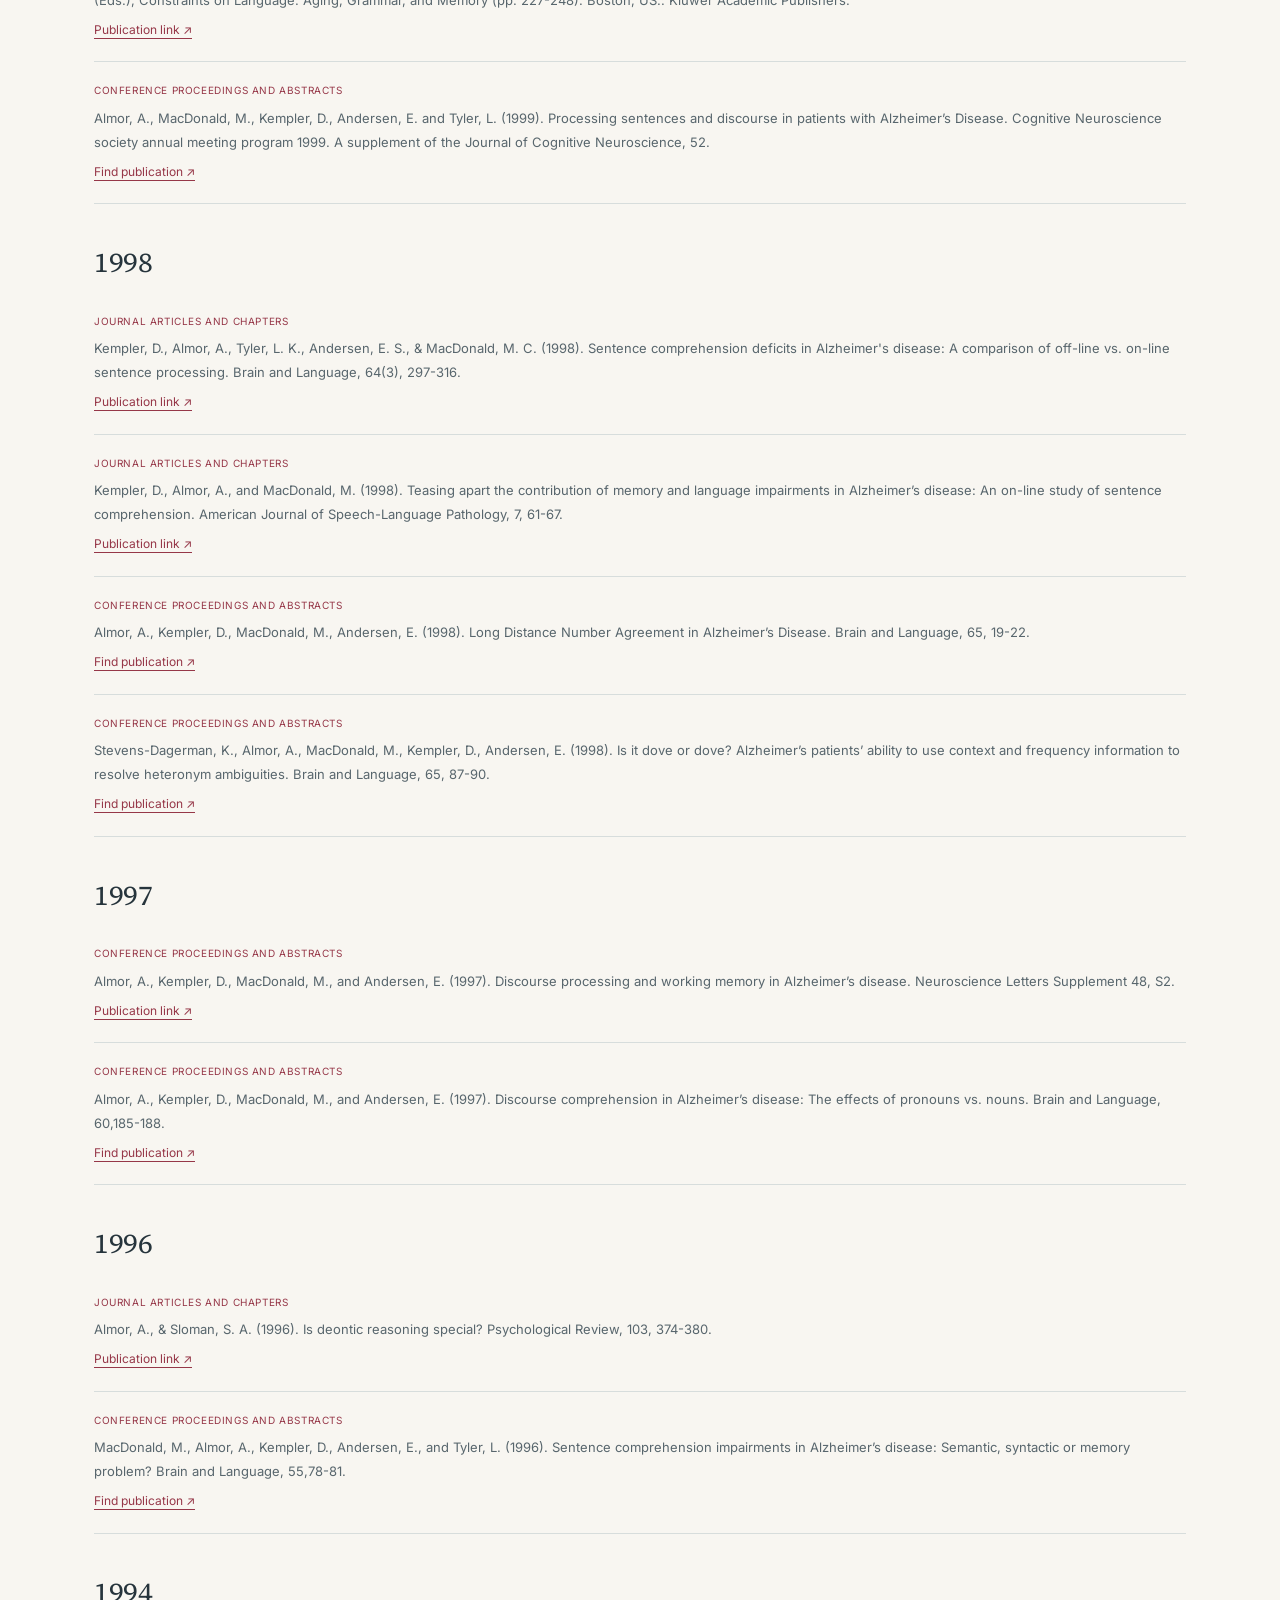
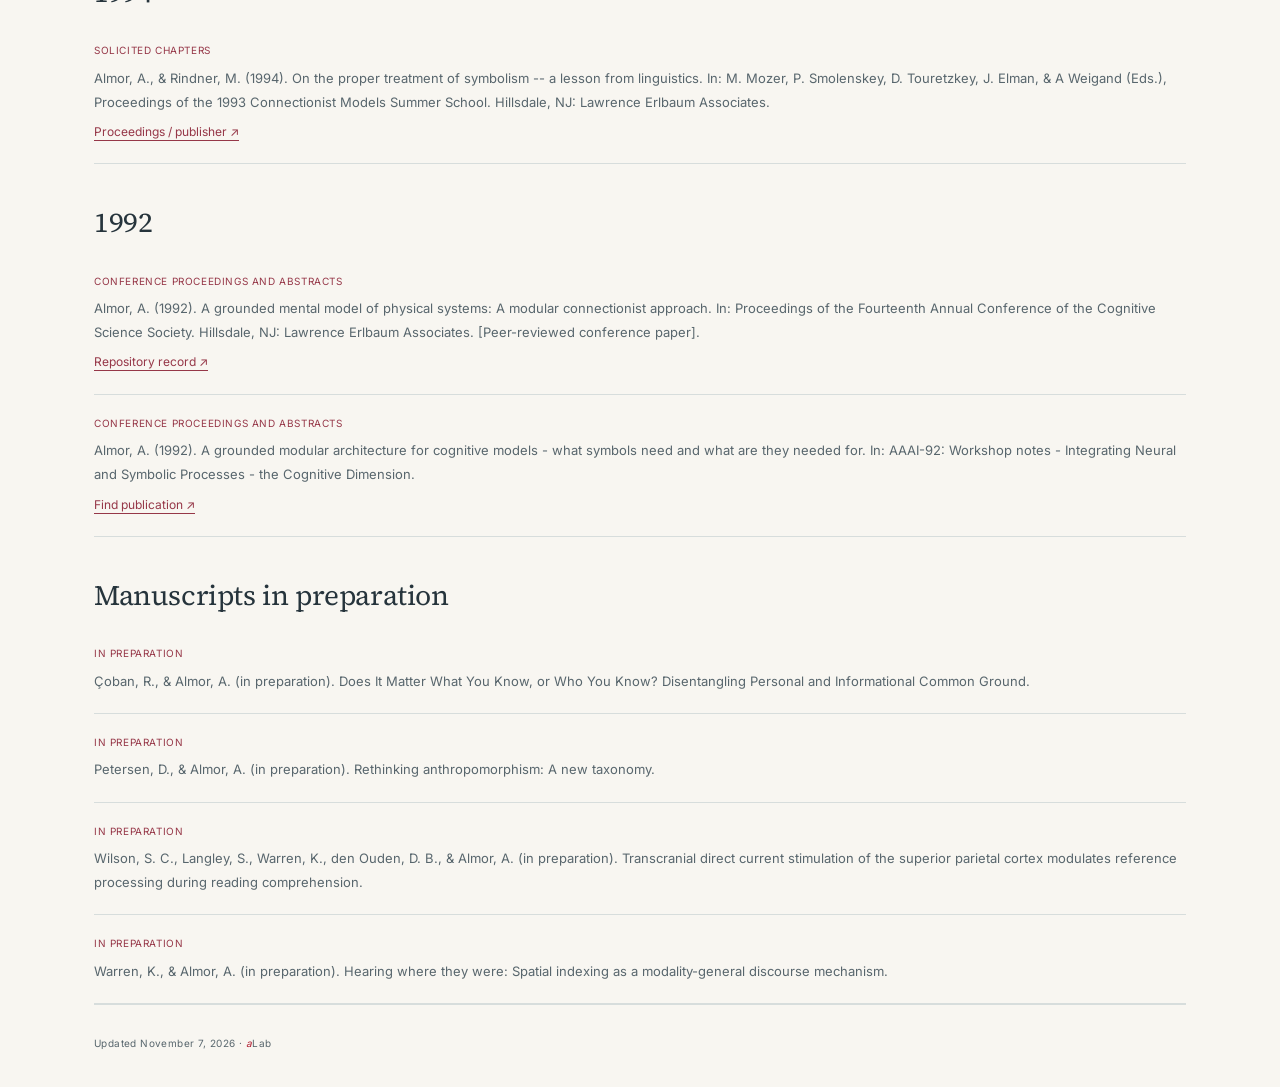
<file: publications.html>
<!doctype html>
<html lang="en"><head><meta charset="utf-8"><meta name="viewport" content="width=device-width, initial-scale=1"><title>Publications | The Language and Cognition aLab</title><meta name="description" content="Publications — research, people and publications from The Language and Cognition aLab at the University of South Carolina."><meta name="theme-color" content="#f6f2e9"><link rel="icon" href="assets/favicon.svg" type="image/svg+xml"><link rel="stylesheet" href="assets/site.css?v=6b3e1452d3"><link rel="stylesheet" href="assets/theme.css?v=dcf01e2395"><script defer src="assets/site.js?v=c3825b08f9"></script></head>
<body><a class="skip" href="#main">Skip to content</a><div class="institution"><div class="wrap"><a class="university-link" href="https://sc.edu/" aria-label="University of South Carolina homepage"><img class="university-logo" src="assets/usc-logo.svg" alt="University of South Carolina" width="255" height="74"></a><span class="secondary unit-links"><a href="https://sc.edu/study/colleges_schools/artsandsciences/psychology/">Psychology</a><span aria-hidden="true"> · </span><a href="https://sc.edu/study/colleges_schools/artsandsciences/linguistics/">Linguistics</a><span aria-hidden="true"> · </span><a href="https://sc.edu/study/colleges_schools/artsandsciences/centers_and_institutes/institute_for_mind_and_brain/">Institute of Mind and Brain</a></span></div></div><div class="wrap"><header class="masthead"><a class="brand" href="index.html">The Language and Cognition <em class="a">a</em>Lab<small>Language in mind, brain &amp; interaction</small></a><button class="menu-toggle" type="button" aria-expanded="false" aria-controls="main-navigation">Menu</button><nav class="nav" id="main-navigation" aria-label="Main navigation"><a href="index.html">Home</a><a href="research.html">Research</a><a href="people.html">People</a><a href="publications.html" aria-current="page">Publications</a><a href="join.html">Join the lab</a><a href="contact.html">Contact</a></nav></header><main id="main"><div class="breadcrumb" aria-label="Breadcrumb"><a href="index.html">Home</a><span>/</span><span>Publications</span></div><section class="page-hero"><div><div class="eyebrow">The research record</div><h1>Publications</h1><p class="intro">Publications are listed by year, newest first, with accepted papers in press at the top. Use the filters to explore by year, research area, author or keyword.</p></div></section><form class="filters" hidden role="search" aria-label="Filter publications"><label class="search-label" for="publication-search">Author, title or keyword<input id="publication-search" type="search" placeholder="Search publications…"></label><label for="publication-year">Year<select id="publication-year"><option value="">All years</option><option>In press</option><option>2026</option><option>2025</option><option>2024</option><option>2023</option><option>2022</option><option>2020</option><option>2019</option><option>2018</option><option>2017</option><option>2016</option><option>2014</option><option>2011</option><option>2009</option><option>2008</option><option>2007</option><option>2006</option><option>2005</option><option>2004</option><option>2003</option><option>2002</option><option>2001</option><option>2000</option><option>1999</option><option>1998</option><option>1997</option><option>1996</option><option>1994</option><option>1992</option><option>In progress</option></select></label><label for="publication-topic">Research area<select id="publication-topic"><option value="">All areas</option><option value="reference">Discourse reference processing</option><option value="referential-form">Referential form and discourse representations</option><option value="repeated-name">The repeated name penalty</option><option value="cross-language">Reference across languages</option><option value="reference-space">Language, reference &amp; space</option><option value="neural-reference">Neural bases of discourse reference</option><option value="attention">Attention, memory &amp; communication</option><option value="dual-task">Resource competition during communication</option><option value="sustained-attention">Sustained attention and multitasking</option><option value="ai">Language, anthropomorphism &amp; AI</option><option value="agency">Linguistic framing and agency</option><option value="anthropomorphism">Anthropomorphic inference</option><option value="pragmatics">Pragmatics &amp; social inference</option><option value="common-ground">Common ground and perspective-taking</option><option value="interpretation">Nonliteral and scalar interpretation</option><option value="past">Past research</option><option value="aging">Alzheimer’s disease and aging</option><option value="reasoning">Human reasoning</option></select></label><button type="reset">Clear filters</button></form><p id="results-count" class="results-count" role="status" aria-live="polite"></p><p id="no-results" class="empty" hidden>No records match these filters. Try a broader keyword or clear the filters.</p><section class="publication-group" id="in-press"><h2>In press</h2><article class="citation" data-publication data-year="In press" data-topics="ai,anthropomorphism"><span class="tag">In press</span><p>Petersen, D., &amp; Almor, A. (in press). Belief and goal attributions play distinct roles in anthropomorphic inference. Acta Psychologica.</p></article><article class="citation" data-publication data-year="In press" data-topics="ai,agency,anthropomorphism"><span class="tag">In press</span><p>Petersen, D., &amp; Almor, A. (in press). Grammatical agency influences online perceptions of AI animacy. Cognitive Research: Principles and Implications.</p></article></section><section class="publication-group" id="2026"><h2>2026</h2><article class="citation" data-publication data-year="2026" data-topics="pragmatics,common-ground,interpretation"><span class="tag">Selected recent presentations</span><p>Çoban, R., &amp; Almor, A. (2026, July 29–31). Understanding verbal irony: A contrastive analysis of personal and informational common ground. Talk presented at the 36th Annual Meeting of the Society for Text &amp; Discourse, Charlotte, NC, United States.</p></article><article class="citation" data-publication data-year="2026" data-topics="reference,reference-space"><span class="tag">Selected recent presentations</span><p>Warren, K., &amp; Almor, A. (2026, March 27). Spatial memory of auditory sources in language comprehension. Poster presented at Human Sentence Processing 2026 (HSP), Cambridge, MA. [Peer-reviewed presentation].</p></article><article class="citation" data-publication data-year="2026" data-topics="ai,agency,anthropomorphism"><span class="tag">Selected recent presentations</span><p>Petersen, D., &amp; Almor, A. (2026, March 26–28). Belief verbs increase perceptions of AI animacy during semantic integration, goal verbs do not. Poster presented at The Society for Human Sentence Processing 2026. [Peer-reviewed presentation].</p></article></section><section class="publication-group" id="2025"><h2>2025</h2><article class="citation" data-publication data-year="2025" data-topics="attention,dual-task"><span class="tag">Journal articles and chapters</span><p>Nelson, C. M., Wilson, S. C., McFadden, J., Almor, A., &amp; Hudac, C. M. (2025). Dyadic neuroscience is the next scientific frontier of sociocognitive development: A proof-of-concept for a collaborative conversation task in clinical and underrepresented populations. Frontiers in Developmental Psychology, 3, Article 1644956. https://doi.org/10.3389/fdpys.2025.1644956</p><a href="https://doi.org/10.3389/fdpys.2025.1644956">Publication link ↗</a></article><article class="citation" data-publication data-year="2025" data-topics="ai,agency,anthropomorphism"><span class="tag">Journal articles and chapters</span><p>Warren, K., Nichols, C., Petersen, D., Shalin, V. L., &amp; Almor, A. (2025). Stylistic language drives perceived moral superiority of LLMs. Scientific Reports, 15, 39168. doi: 10.1038/s41598-025-25046-9.</p><a href="https://doi.org/10.1038/s41598-025-25046-9">Publication link ↗</a></article><article class="citation" data-publication data-year="2025" data-topics="attention,sustained-attention"><span class="tag">Journal articles and chapters</span><p>Rann, J. C. &amp; Almor, A. (2025). An examination of sustained attention during complex multitasking scenarios. Cognitive Research: Principles and Implications, 10, 67. doi: 10.1186/s41235-025-00674-x.</p><a href="https://doi.org/10.1186/s41235-025-00674-x">Publication link ↗</a></article><article class="citation" data-publication data-year="2025" data-topics="pragmatics,interpretation"><span class="tag">Journal articles and chapters</span><p>Salman, N., &amp; Almor, A. (2025). Commentary: Scalar diversity, negative strengthening, and adjectival semantics [General Commentary]. Frontiers in Psychology, Volume 16 - 2025. doi: 10.3389/fpsyg.2025.1657242</p><a href="https://doi.org/10.3389/fpsyg.2025.1657242">Publication link ↗</a></article><article class="citation" data-publication data-year="2025" data-topics="ai,agency"><span class="tag">Journal articles and chapters</span><p>Petersen, D., &amp; Almor, A. (2025). Agentive linguistic framing affects responsibility assignments toward AIs and their creators. Frontiers in Psychology – Cognitive Science, 16, 1498958. doi: 10.3389/fpsyg.2025.1498958.</p><a href="https://doi.org/10.3389/fpsyg.2025.1498958">Publication link ↗</a></article></section><section class="publication-group" id="2024"><h2>2024</h2><article class="citation" data-publication data-year="2024" data-topics="ai,agency"><span class="tag">Conference proceedings and abstracts</span><p>Petersen, D., Almor, A., &amp; Shalin, V. L. (2024). Linguistic framing affects moral responsibility assignments towards AIs and their creators. Proceedings of Agency and Intentions in Language 4 [Extended abstract]. https://ail-workshop.github.io/AIL4-Workshop/program.html</p><a href="https://ail-workshop.github.io/AIL4-Workshop/program.html">Publication link ↗</a></article></section><section class="publication-group" id="2023"><h2>2023</h2><article class="citation" data-publication data-year="2023" data-topics="pragmatics,common-ground"><span class="tag">Journal articles and chapters</span><p>Luce K, Almor A. (2023). Inconsistency in perspective-taking during comprehension. Psychonomics Bulletin Review. 30(6), 2351-2362. doi: 10.3758/s13423-023-02315-0.</p><a href="https://doi.org/10.3758/s13423-023-02315-0">Publication link ↗</a></article><article class="citation" data-publication data-year="2023" data-topics="ai,anthropomorphism"><span class="tag">Journal articles and chapters</span><p>Petersen, D., &amp; Almor, A. (2023). Anthropomorphism, not depiction, explains interaction with social robots. Behavioral and Brain Sciences, 46, e41. doi: 10.1017/S0140525X22001698.</p><a href="https://doi.org/10.1017/S0140525X22001698">Publication link ↗</a></article></section><section class="publication-group" id="2022"><h2>2022</h2><article class="citation" data-publication data-year="2022" data-topics="attention,dual-task"><span class="tag">Journal articles and chapters</span><p>Rann, J. C. &amp; Almor, A. (2022). Effects of verbal tasks on driving simulator performance. Cognitive Research: Principles and Implications. 7, 12 (2022). Doi:10.1186/s41235-022-00357-x</p><a href="https://doi.org/10.1186/s41235-022-00357-x">Publication link ↗</a></article><article class="citation" data-publication data-year="2022" data-topics="pragmatics,common-ground"><span class="tag">Conference proceedings and abstracts</span><p>Granger, A., Bezuidenhout, A., &amp; Almor, A. (2022). ARCs and their prominence in discourse. Proceedings of the Arizona Linguistics Circle, Coyote Papers, 24, 50–59. [Peer-reviewed conference proceedings paper].</p><a href="https://coyotepapers.sbs.arizona.edu/volume-24-2022">Proceedings volume ↗</a></article></section><section class="publication-group" id="2020"><h2>2020</h2><article class="citation" data-publication data-year="2020" data-topics="reference,reference-space"><span class="tag">Journal articles and chapters</span><p>Boiteau T.W., Smith C, Almor A. (2020) Rightward directional bias in art produced by cultures without a written language. Laterality. 25(2):165-176</p><a href="https://doi.org/10.1080/1357650x.2019.1635613">Publication link ↗</a></article></section><section class="publication-group" id="2019"><h2>2019</h2><article class="citation" data-publication data-year="2019" data-topics=""><span class="tag">Journal articles and chapters</span><p>van Dam W.O., Almor, A., Shinkareva, S, Kim, J, Boiteau T. W., Shay E. A., &amp; Desai R. H. (2019). Distinct neural mechanisms underlying conceptual knowledge of manner and instrument verbs. Neuropsychologia, 133, 107183</p><a href="https://doi.org/10.1016/j.neuropsychologia.2019.107183">Publication link ↗</a></article></section><section class="publication-group" id="2018"><h2>2018</h2><article class="citation" data-publication data-year="2018" data-topics="reference,referential-form,cross-language"><span class="tag">Journal articles and chapters</span><p>Cheng, W. &amp; Almor, A. (2018). A Bayesian approach to establishing coreference in second language discourse: Evidence from implicit causality and consequentiality verbs. Bilingualism: Language and Cognition, 1-20. doi:10.1017/S136672891800055X</p><a href="https://doi.org/10.1017/S136672891800055X">Publication link ↗</a></article></section><section class="publication-group" id="2017"><h2>2017</h2><article class="citation" data-publication data-year="2017" data-topics="reference,referential-form,repeated-name,neural-reference"><span class="tag">Journal articles and chapters</span><p>Almor, A. Nair, V., Vendemmia, J., Boiteau, T. W. (2017). The N400 in Processing Repeated Name and Pronoun anaphors in Sentences and Discourse. Brain and Language. 173, 52-66</p><a href="https://doi.org/10.1016/j.bandl.2017.06.003">Publication link ↗</a></article><article class="citation" data-publication data-year="2017" data-topics="reference,referential-form,repeated-name,cross-language"><span class="tag">Journal articles and chapters</span><p>de Carvalho Maia, J., Vernice, M., Gelormini-Lezama, C.,Cunha Lima, M. L., Almor, A. (2017). Co-referential processing of pronouns and repeated names in Italian. Journal of Psycholinguistic Research, 46:497–506.</p><a href="https://doi.org/10.1007/s10936-016-9450-2">Publication link ↗</a></article><article class="citation" data-publication data-year="2017" data-topics="reference,reference-space"><span class="tag">Journal articles and chapters</span><p>Boiteau, T. W., Smith, C. M., Almor, A. (2017). Syntax response-space biases for hands, not feet. Attention, Perception, &amp; Psychophysics, 79(3):989–999</p><a href="https://doi.org/10.3758/s13414-016-1271-8">Publication link ↗</a></article><article class="citation" data-publication data-year="2017" data-topics="reference,reference-space,neural-reference"><span class="tag">Journal articles and chapters</span><p>Conder, J., Fridrikson, J. Baylis, G., Smith, C., Boiteau, T. W., Almor, A. (2017). Bilateral parietal contributions to spatial language. Brain and Language, 164, 16-24.</p><a href="https://doi.org/10.1016/j.bandl.2016.09.007">Publication link ↗</a></article><article class="citation" data-publication data-year="2017" data-topics="reference,referential-form,cross-language"><span class="tag">Journal articles and chapters</span><p>Almor, A., de Carvalho Maia, J., Cunha Lima, M. L., Vernice, M., Gelormini-Lezama, C., (2017). Language Processing, Acceptability, and Statistical Distribution: A Study of Null and Overt Subjects in Brazilian Portuguese. Journal of Memory and Language, 92(1), 98-113.</p><a href="https://doi.org/10.1016/j.jml.2016.06.001">Publication link ↗</a></article><article class="citation" data-publication data-year="2017" data-topics="reference,referential-form,cross-language"><span class="tag">Journal articles and chapters</span><p>Cheng, W. &amp; Almor, A. (2017). The effect of implicit causality and consequentiality on nonnative pronoun resolution. Applied Psycholinguistics, 38(1), 1–26. doi:10.1017/S0142716416000035</p><a href="https://doi.org/10.1017/S0142716416000035">Publication link ↗</a></article><article class="citation" data-publication data-year="2017" data-topics="reference,referential-form,repeated-name,cross-language"><span class="tag">Journal articles and chapters</span><p>Shoji, S. Dubinsky, S. &amp; Almor A. (2017). The Repeated Name Penalty, the Overt Pronoun Penalty, and topic in Japanese. Journal of Psycholinguistic Research. 46(1), 89-106.</p><a href="https://doi.org/10.1007/s10936-016-9424-4">Publication link ↗</a></article></section><section class="publication-group" id="2016"><h2>2016</h2><article class="citation" data-publication data-year="2016" data-topics="reference,referential-form,cross-language"><span class="tag">Journal articles and chapters</span><p>Shoji, S., Dubinsky, S. &amp; Almor, A. (2016). Age of Arrival (AOA) effects on anaphor processing by Japanese bilinguals . Linguistics Vanguard, 2(s1).</p><a href="https://doi.org/10.1515/lingvan-2016-0034">Publication link ↗</a></article><article class="citation" data-publication data-year="2016" data-topics="pragmatics,interpretation"><span class="tag">Journal articles and chapters</span><p>Peters, S. A, &amp; Almor, A. (2016). Creating the Sound of Sarcasm. Journal of Language and Social Psychology. doi: 10.1177/0261927X16653640</p><a href="https://doi.org/10.1177/0261927X16653640">Publication link ↗</a></article><article class="citation" data-publication data-year="2016" data-topics="reference,referential-form,cross-language"><span class="tag">Journal articles and chapters</span><p>Cheng, W. &amp; Almor, A. (2016). Referent predictability is affected by syntactic structures: Evidence from Chinese. Journal of Psycholinguistic Research. doi:10.1007/s10936-016-9430-6</p><a href="https://doi.org/10.1007/s10936-016-9430-6">Publication link ↗</a></article><article class="citation" data-publication data-year="2016" data-topics="reference,reference-space"><span class="tag">Journal articles and chapters</span><p>Boiteau, T. W., &amp; Almor, A. (2016). Transitivity, space, &amp; hand: The spatial grounding of syntax. Cognitive Science. doi: 10.1111/cogs.12355.</p><a href="https://doi.org/10.1111/cogs.12355">Publication link ↗</a></article><article class="citation" data-publication data-year="2016" data-topics="reference,referential-form,repeated-name"><span class="tag">Journal articles and chapters</span><p>Peters, S., Boiteau, T. W., &amp; Almor, A. (2016). Semantic relations cause interference in spoken language comprehension when using repeated definite references, not pronouns. Frontiers in Psychology. 7:214. doi: 10.3389/fpsyg.2016.00214</p><a href="https://doi.org/10.3389/fpsyg.2016.00214">Publication link ↗</a></article><article class="citation" data-publication data-year="2016" data-topics="reference,cross-language,pragmatics,interpretation"><span class="tag">Journal articles and chapters</span><p>Peters, S., Wilson, K., Boiteau, T. W., Gelormini-Lezama, C., Almor, A. (2016). Do you hear it now? A native advantage for sarcasm processing. Bilingualism: Language and Cognition, 19(2), 400 - 414.</p><a href="https://doi.org/10.1017/s1366728915000048">Publication link ↗</a></article></section><section class="publication-group" id="2014"><h2>2014</h2><article class="citation" data-publication data-year="2014" data-topics="reference,neural-reference"><span class="tag">Journal articles and chapters</span><p>Boiteau, T. W., Bowers, E., Nair, V. A., &amp; Almor, A. (2014). The neural representation of plural discourse entities, Brain and Language, 137, Pages 130-141</p><a href="https://doi.org/10.1016/j.bandl.2014.08.003">Publication link ↗</a></article><article class="citation" data-publication data-year="2014" data-topics="reference,referential-form,cross-language"><span class="tag">Journal articles and chapters</span><p>Gelormini-Lezama, C. &amp; Almor, A. (2014). Singular and Plural Pronominal Reference in Spanish. Journal of Psycholinguistic Research, 43(3) 299-313.</p><a href="https://doi.org/10.1007/s10936-013-9254-6">Publication link ↗</a></article><article class="citation" data-publication data-year="2014" data-topics="attention,dual-task"><span class="tag">Journal articles and chapters</span><p>Boiteau, T. W., Malone, P. S., Peters, S. A., Almor, A. (2014). Interference between Conversation and a Concurrent Visuomotor Task. Journal of Experimental Psychology: General. 143(1) 295–311.</p><a href="https://doi.org/10.1037/a0031858">Publication link ↗</a></article><article class="citation" data-publication data-year="2014" data-topics="reference,referential-form,cross-language"><span class="tag">Conference proceedings and abstracts</span><p>Cheng, W., Yuan, M., Ferreira, F., &amp; Almor, A. (2014). The effect of syntax-semantics mismatch on referent predictability: Evidence from Chinese. Proceedings of the Annual Meeting of the Cognitive Science Society, 36, 2026–2031. [Peer-reviewed conference paper].</p><a href="https://escholarship.org/uc/item/38h2b5bc">Repository record ↗</a></article></section><section class="publication-group" id="2011"><h2>2011</h2><article class="citation" data-publication data-year="2011" data-topics="reference,referential-form,repeated-name,cross-language"><span class="tag">Journal articles and chapters</span><p>Gelormini-Lezama, C., Almor, A. (2011) Repeated Names, Overt Pronouns and Null Pronouns in Spanish. Language and Cognitive Processes. 26 (3), 437-454.</p><a href="https://doi.org/10.1080/01690965.2010.495234">Publication link ↗</a></article></section><section class="publication-group" id="2009"><h2>2009</h2><article class="citation" data-publication data-year="2009" data-topics="past,aging"><span class="tag">Journal articles and chapters</span><p>Almor, A., Aronoff, J. M., Macdonald, M. C., Gonnerman, L. M., Kempler, D., Hintiryan, H., Hayes, U. L., Arunachalam, S., and Andersen, E. S. (2009). A common mechanism in verb and noun naming deficits in Alzheimer’s patients. Brain and Language, 111 (1), 8-19</p><a href="https://doi.org/10.1016/j.bandl.2009.07.009">Publication link ↗</a></article></section><section class="publication-group" id="2008"><h2>2008</h2><article class="citation" data-publication data-year="2008" data-topics="past,aging"><span class="tag">Journal articles and chapters</span><p>Hajjar, I., Keown, M., Wright A., Lewis P., Almor, A. (2008). Impact of Angiotensin Converting Enzyme Inhibitors and other antihypertensives on cognitive and non-cognitive manifestations of Alzheimer’s Disease. American Journal of Alzheimer’s Disease and Other Dementias, 23 (1), 77-83.</p><a href="https://doi.org/10.1177/1533317507309803">Publication link ↗</a></article><article class="citation" data-publication data-year="2008" data-topics="attention,dual-task"><span class="tag">Journal articles and chapters</span><p>Almor, A. (2008).  Why does Language Interfere with Vision Based Tasks?  Experimental Psychology. 55 (4), 261-269.</p><a href="https://doi.org/10.1027/1618-3169.55.4.260">Publication link ↗</a></article><article class="citation" data-publication data-year="2008" data-topics="reference,referential-form,repeated-name"><span class="tag">Journal articles and chapters</span><p>Almor, A. &amp; Eimas, P. D. (2008).  Focus and Noun Phrase Anaphors in Spoken Language Comprehension. Language and Cognitive Processes. 23 (2), 1-25.</p><a href="https://doi.org/10.1080/01690960701330936">Publication link ↗</a></article></section><section class="publication-group" id="2007"><h2>2007</h2><article class="citation" data-publication data-year="2007" data-topics="reference,referential-form,reference-space,neural-reference"><span class="tag">Journal articles and chapters</span><p>Almor, A., Smith, D. V., Bonilha, L., Fridriksson, J., Rorden, C. (2007). What&#x27;s in a name?  Spatial brain circuits are used for tracking personal reference during discourse. Neuroreport, 18 (12), 1215-1219.</p><a href="https://doi.org/10.1097/wnr.0b013e32810f2e11">Publication link ↗</a></article><article class="citation" data-publication data-year="2007" data-topics="reference,referential-form,repeated-name"><span class="tag">Journal articles and chapters</span><p>Almor, A. &amp; Nair, V. A. (2007). The Form of Referential Expressions in Discourse. Language and Linguistics Compass, 1 (1-2), 84–99.</p><a href="https://doi.org/10.1111/j.1749-818x.2007.00009.x">Publication link ↗</a></article><article class="citation" data-publication data-year="2007" data-topics="reference,referential-form,pragmatics,interpretation"><span class="tag">Journal articles and chapters</span><p>Almor, A., Arunachalem, S., Strickland, B. (2007). When the Creampuff Beat the Boxer: Cost and Function in Reading Metaphoric Reference. Metaphor &amp; Symbol, 22 (2), 169-193.</p><a href="https://doi.org/10.1080/10926480701235478">Publication link ↗</a></article></section><section class="publication-group" id="2006"><h2>2006</h2><article class="citation" data-publication data-year="2006" data-topics="past,aging"><span class="tag">Journal articles and chapters</span><p>Aronoff, J. M., Gonnerman, L. M., Almor, A., Arunachalam, S., Kempler, D., Andersen, E. S. (2006). Information Content versus Relational Knowledge: Semantic Deficits in Patients with Alzheimer’s Disease. Neuropsychologia. 44 (1), 21-25.</p><a href="https://doi.org/10.1016/j.neuropsychologia.2005.04.014">Publication link ↗</a></article><article class="citation" data-publication data-year="2006" data-topics="past,aging"><span class="tag">Conference proceedings and abstracts</span><p>Hajjar, I., Keown, M., Wright, A., Lewis, P., Almor., A. (2006). The impact of angiotensin converting enzyme inhibitors (ACEI) and other antihypertensives on cognitive and non-cognitive manifestations of alzheimer’s disease. Journal of the American Geriatrics Society, 54 (4): S100-S101.</p><a href="https://scholar.google.com/scholar?q=%22The%20impact%20of%20angiotensin%20converting%20enzyme%20inhibitors%20%28ACEI%29%20and%20other%20antihypertensives%20on%20cognitive%20and%20non-cognitive%20manifestations%20of%20alzheimer%E2%80%99s%20disease%22%20Almor">Find publication ↗</a></article></section><section class="publication-group" id="2005"><h2>2005</h2><article class="citation" data-publication data-year="2005" data-topics="past,aging"><span class="tag">Conference proceedings and abstracts</span><p>Almor, A., Kempler, D., Andersen, &amp; MacDonald, M.C. (2005). Frequency and semantic effects on verb reading in aging and dementia. Brain and Language, 95, 147-148.</p><a href="https://doi.org/10.1016/j.bandl.2005.07.081">Publication link ↗</a></article></section><section class="publication-group" id="2004"><h2>2004</h2><article class="citation" data-publication data-year="2004" data-topics="reference,referential-form"><span class="tag">Journal articles and chapters</span><p>Almor, A. (2004). A Computational Investigation of reference in production and comprehension. In J. C. Trueswell &amp; M. K. Tanenhaus (Eds.), Approaches to studying world-situated language use: bridging the language-as-product and language-as-action traditions (pp. 285-301). Cambridge, Massachusetts: MIT Press.</p><a href="https://mitpress.mit.edu/9780262701044/approaches-to-studying-world-situated-language-use/">Book / publisher ↗</a></article><article class="citation" data-publication data-year="2004" data-topics="past,aging"><span class="tag">Conference proceedings and abstracts</span><p>Aronoff, J. M., Gonnerman, L. M., Almor, A., Kempler, D., Andersen, E. S. (2004). The role of similarity structure in category specific deficits in Alzheimer&#x27;s disease. Brain and Language, 91 (1), 154-155.</p><a href="https://doi.org/10.1016/j.bandl.2004.06.080">Publication link ↗</a></article><article class="citation" data-publication data-year="2004" data-topics="past,aging"><span class="tag">Conference proceedings and abstracts</span><p>Gonnerman, L. M., Aronoff, J. M., Almor, A., Kempler, D., &amp; Andersen, E. S. (2004). From Beetle to bug: Progression of error types in naming in Alzheimers disease. In K. Forbus, D. Gentner, &amp; T. Regier (eds.) Proceedings of the Twenty-Sixth Annual Conference of the Cognitive Science Society, 1563. [Peer-reviewed conference abstract].</p><a href="https://escholarship.org/uc/item/53c4p11c">Repository record ↗</a></article></section><section class="publication-group" id="2003"><h2>2003</h2><article class="citation" data-publication data-year="2003" data-topics="past,reasoning"><span class="tag">Journal articles and chapters</span><p>Almor, A. (2003). Specialized behavior without specialized modules: the massive adaptability hypothesis. In D. E. Over (Ed.), Evolution &amp; the Psychology of Thinking: The Debate (pp. 101-120). New York, US: Psychology Press.</p><a href="https://www.routledge.com/Evolution-and-the-Psychology-of-Thinking-The-Debate/Over/p/book/9780203641606">Book / publisher ↗</a></article><article class="citation" data-publication data-year="2003" data-topics="past,aging"><span class="tag">Conference proceedings and abstracts</span><p>Almor, A., Kempler, D., Andersen, E.S., Aronoff, J.M., Gonnerman, L.M., &amp; MacDonald, M.C. (2003). Investigating semantic deficits with nouns and verbs in Alzheimer&#x27;s disease. Brain and Language, 87, 109-111.</p><a href="https://doi.org/10.1016/s0093-934x(03)00223-2">Publication link ↗</a></article><article class="citation" data-publication data-year="2003" data-topics="past,aging"><span class="tag">Conference proceedings and abstracts</span><p>Gonnerman, L.M., Aronoff, J.M., Andersen, E.S., &amp; Kempler, D., &amp; Almor, A. (2003). The relationship between naming performance and underlying category structure in Alzheimer&#x27;s disease. Brain and Language, 87, 29-30.</p><a href="https://doi.org/10.1016/s0093-934x(03)00181-0">Publication link ↗</a></article><article class="citation" data-publication data-year="2003" data-topics="past,aging"><span class="tag">Conference proceedings and abstracts</span><p>Aronoff, J., Gonnerman, L., Andersen, E.S., Kempler, D., Almor, A. (2003).  Implications of Distributed Representations for Semantic Processing: Evidence from Alzheimer’s Disease.  In: Proceedings of the 25th Annual Conference of the Cognitive Science Society.  97-102. Hillsdale, NJ: Lawrence Erlbaum Associates. [Peer-reviewed conference paper].</p><a href="https://escholarship.org/uc/item/8c26m3fz">Repository record ↗</a></article></section><section class="publication-group" id="2002"><h2>2002</h2><article class="citation" data-publication data-year="2002" data-topics="past,reasoning"><span class="tag">Solicited chapters</span><p>Almor, A. (2002).  Past tense learning.  In The Handbook of Brain Theory and Neural Networks, Second edition, (M.A. Arbib, Ed.), pp. 848-851, Cambridge, MA: The MIT Press.</p><a href="https://citeseerx.ist.psu.edu/document?doi=8743c62fc79d10527b693c57858090f2b1b7ab1f&amp;repid=rep1&amp;type=pdf">Author manuscript ↗</a></article><article class="citation" data-publication data-year="2002" data-topics="past,aging"><span class="tag">Conference proceedings and abstracts</span><p>Almor, A., Kempler, D., Andersen, E.S., MacDonald, M.C., Hayes, U.L., &amp; Hintiryan, H. (2002). The production of regularly and irregularly inflected nouns and verbs in Alzheimer’s and Parkinson’s patients.  Brain and Language, 83, 149-151.</p><a href="https://scholar.google.com/scholar?q=%22The%20production%20of%20regularly%20and%20irregularly%20inflected%20nouns%20and%20verbs%20in%20Alzheimer%E2%80%99s%20and%20Parkinson%E2%80%99s%20patients%22%20Almor">Find publication ↗</a></article></section><section class="publication-group" id="2001"><h2>2001</h2><article class="citation" data-publication data-year="2001" data-topics="past,aging"><span class="tag">Journal articles and chapters</span><p>Almor, A., MacDonald, M. C., Kempler, D., Andersen, E. S., &amp; Tyler, L. K. (2001). Comprehension of long distance number agreement in probable Alzheimer&#x27;s disease. Language &amp; Cognitive Processes, 16(1), 35-63.</p><a href="https://doi.org/10.1080/01690960042000094">Publication link ↗</a></article><article class="citation" data-publication data-year="2001" data-topics="past,aging"><span class="tag">Journal articles and chapters</span><p>MacDonald, M. C., Almor, A., Henderson, V. W., Kempler, D., &amp; Andersen, E. S. (2001). Assessing working memory and language comprehension in Alzheimer&#x27;s disease. Brain and Language, 78(1), 17-42.</p><a href="https://doi.org/10.1006/brln.2000.2436">Publication link ↗</a></article><article class="citation" data-publication data-year="2001" data-topics="reference,referential-form,past,aging"><span class="tag">Conference proceedings and abstracts</span><p>Marblestone, K. L., Almor, A. , Andersen, E. S., Kempler, D., MacDonald, M. C. (2001) On-line Reference Assignment in Younger Adults, Older Adults, and Patients with Alzheimer’s Disease.  Brain and Language, 79, 130-132.</p><a href="https://www2.academyofaphasia.org/annualmeetings/2001/Program_2001.html">Conference program ↗</a></article></section><section class="publication-group" id="2000"><h2>2000</h2><article class="citation" data-publication data-year="2000" data-topics="reference,referential-form"><span class="tag">Journal articles and chapters</span><p>Almor, A. (2000). Constraints and mechanisms in theories anaphor processing. In M. W. Crocker, M. Pickering &amp; C. Clifton (Eds.), Architectures and Mechanisms for Language Processing (pp. 341-354). Cambridge, UK: Cambridge University Press.</p><a href="https://doi.org/10.1017/cbo9780511527210.016">Publication link ↗</a></article><article class="citation" data-publication data-year="2000" data-topics="past,reasoning"><span class="tag">Journal articles and chapters</span><p>Almor A. &amp; Sloman, S. A. (2000).  Reasoning versus memory in the Wason selection task - A non-deontic perspective on perspective effects. Memory and Cognition, 28, 1060-1069.</p><a href="https://doi.org/10.3758/bf03209354">Publication link ↗</a></article><article class="citation" data-publication data-year="2000" data-topics="past,reasoning"><span class="tag">Conference proceedings and abstracts</span><p>Long, C., and Almor, A. (2000).  Irregularization: The Interaction of Item Frequency and Phonological Interference in Regular Past Tense Production.  In: the proceedings of the twenty-second annual conference of the cognitive science society. 310-315 Hillsdale, NJ: Lawrence Erlbaum Associates. [Peer-reviewed conference paper].</p><a href="https://escholarship.org/uc/item/9z62543x">Repository record ↗</a></article></section><section class="publication-group" id="1999"><h2>1999</h2><article class="citation" data-publication data-year="1999" data-topics="reference,referential-form,repeated-name"><span class="tag">Journal articles and chapters</span><p>Almor, A. (1999). Noun-phrase anaphora and focus: The informational load hypothesis. Psychological Review, 106,748-765.</p><a href="https://doi.org/10.1037/0033-295x.106.4.748">Publication link ↗</a></article><article class="citation" data-publication data-year="1999" data-topics="reference,referential-form,past,aging"><span class="tag">Journal articles and chapters</span><p>Almor, A., Kempler, D., MacDonald, M. C., Andersen, E. S., &amp; Tyler, L. K. (1999). Why do Alzheimer patients have difficulty with pronouns? Working memory, semantics, and reference in comprehension and production in Alzheimer&#x27;s disease. Brain and Language, 67(3), 202-227.</p><a href="https://doi.org/10.1006/brln.1999.2055">Publication link ↗</a></article><article class="citation" data-publication data-year="1999" data-topics="past,aging"><span class="tag">Solicited chapters</span><p>Kempler, D., Almor, A., MacDonald, M. C., &amp; Andersen, E. S. (1999). Working with limited memory:  Sentence comprehension in Alzheimer&#x27;s disease. In S. Kemper &amp; R. Kliegl (Eds.), Constraints on Language: Aging, Grammar, and Memory (pp. 227-248). Boston, US.: Kluwer Academic Publishers.</p><a href="https://doi.org/10.1007/0-306-46902-2_9">Publication link ↗</a></article><article class="citation" data-publication data-year="1999" data-topics="past,aging"><span class="tag">Conference proceedings and abstracts</span><p>Almor, A., MacDonald, M., Kempler, D., Andersen, E. and Tyler, L. (1999). Processing sentences and discourse in patients with Alzheimer’s Disease.  Cognitive Neuroscience society annual meeting program 1999. A supplement of the Journal of Cognitive Neuroscience, 52.</p><a href="https://scholar.google.com/scholar?q=%22Processing%20sentences%20and%20discourse%20in%20patients%20with%20Alzheimer%E2%80%99s%20Disease%22%20Almor">Find publication ↗</a></article></section><section class="publication-group" id="1998"><h2>1998</h2><article class="citation" data-publication data-year="1998" data-topics="past,aging"><span class="tag">Journal articles and chapters</span><p>Kempler, D., Almor, A., Tyler, L. K., Andersen, E. S., &amp; MacDonald, M. C. (1998). Sentence comprehension deficits in Alzheimer&#x27;s disease: A comparison of off-line vs. on-line sentence processing. Brain and Language, 64(3), 297-316.</p><a href="https://doi.org/10.1006/brln.1998.1980">Publication link ↗</a></article><article class="citation" data-publication data-year="1998" data-topics="past,aging"><span class="tag">Journal articles and chapters</span><p>Kempler, D., Almor, A., and MacDonald, M. (1998).  Teasing apart the contribution of memory and language impairments in Alzheimer’s disease: An on-line study of sentence comprehension.  American Journal of Speech-Language Pathology, 7, 61-67.</p><a href="https://doi.org/10.1044/1058-0360.0701.61">Publication link ↗</a></article><article class="citation" data-publication data-year="1998" data-topics="past,aging"><span class="tag">Conference proceedings and abstracts</span><p>Almor, A., Kempler, D., MacDonald, M., Andersen, E. (1998). Long Distance Number Agreement in Alzheimer’s Disease.  Brain and Language, 65, 19-22.</p><a href="https://scholar.google.com/scholar?q=%22Long%20Distance%20Number%20Agreement%20in%20Alzheimer%E2%80%99s%20Disease%22%20Almor">Find publication ↗</a></article><article class="citation" data-publication data-year="1998" data-topics="past,aging"><span class="tag">Conference proceedings and abstracts</span><p>Stevens-Dagerman, K., Almor, A., MacDonald, M., Kempler, D., Andersen, E. (1998). Is it dove or dove? Alzheimer’s patients’ ability to use context and frequency information to resolve heteronym ambiguities.  Brain and Language, 65, 87-90.</p><a href="https://scholar.google.com/scholar?q=%22Is%20it%20dove%20or%20dove%3F%20Alzheimer%E2%80%99s%20patients%E2%80%99%20ability%20to%20use%20context%20and%20frequency%20information%20to%20resolve%20heteronym%20ambiguities%22%20Almor">Find publication ↗</a></article></section><section class="publication-group" id="1997"><h2>1997</h2><article class="citation" data-publication data-year="1997" data-topics="past,aging"><span class="tag">Conference proceedings and abstracts</span><p>Almor, A., Kempler, D., MacDonald, M., and Andersen, E. (1997).  Discourse processing and working memory in Alzheimer’s disease.  Neuroscience Letters Supplement 48, S2.</p><a href="https://doi.org/10.1016/s0304-3940(97)90008-2">Publication link ↗</a></article><article class="citation" data-publication data-year="1997" data-topics="reference,referential-form,past,aging"><span class="tag">Conference proceedings and abstracts</span><p>Almor, A., Kempler, D., MacDonald, M., and Andersen, E. (1997).  Discourse comprehension in Alzheimer’s disease: The effects of pronouns vs. nouns.  Brain and Language, 60,185-188.</p><a href="https://scholar.google.com/scholar?q=%22Discourse%20comprehension%20in%20Alzheimer%E2%80%99s%20disease%3A%20The%20effects%20of%20pronouns%20vs.%20nouns%22%20Almor">Find publication ↗</a></article></section><section class="publication-group" id="1996"><h2>1996</h2><article class="citation" data-publication data-year="1996" data-topics="past,reasoning"><span class="tag">Journal articles and chapters</span><p>Almor, A., &amp; Sloman, S. A. (1996). Is deontic reasoning special?  Psychological Review, 103, 374-380.</p><a href="https://doi.org/10.1037/0033-295x.103.2.374">Publication link ↗</a></article><article class="citation" data-publication data-year="1996" data-topics="past,aging"><span class="tag">Conference proceedings and abstracts</span><p>MacDonald, M., Almor, A., Kempler, D., Andersen, E., and Tyler, L. (1996).  Sentence comprehension impairments in Alzheimer’s disease: Semantic, syntactic or memory problem?  Brain and Language, 55,78-81.</p><a href="https://scholar.google.com/scholar?q=%22Sentence%20comprehension%20impairments%20in%20Alzheimer%E2%80%99s%20disease%3A%20Semantic%2C%20syntactic%20or%20memory%20problem%3F%22%20Almor">Find publication ↗</a></article></section><section class="publication-group" id="1994"><h2>1994</h2><article class="citation" data-publication data-year="1994" data-topics="past,reasoning"><span class="tag">Solicited chapters</span><p>Almor, A., &amp; Rindner, M. (1994).  On the proper treatment of symbolism -- a lesson from linguistics.  In: M. Mozer, P. Smolenskey, D. Touretzkey, J. Elman, &amp; A Weigand (Eds.), Proceedings of the 1993 Connectionist Models Summer School.  Hillsdale, NJ: Lawrence Erlbaum Associates.</p><a href="https://www.routledge.com/Proceedings-of-the-1993-Connectionist-Models-Summer-School/Mozer-Smolensky-Touretzky-Elman-Weigend/p/book/9781315806433">Proceedings / publisher ↗</a></article></section><section class="publication-group" id="1992"><h2>1992</h2><article class="citation" data-publication data-year="1992" data-topics="past,reasoning"><span class="tag">Conference proceedings and abstracts</span><p>Almor, A. (1992).  A grounded mental model of physical systems: A modular connectionist approach.  In: Proceedings of the Fourteenth Annual Conference of the Cognitive Science Society.  Hillsdale, NJ: Lawrence Erlbaum Associates. [Peer-reviewed conference paper].</p><a href="https://escholarship.org/uc/item/2j424677">Repository record ↗</a></article><article class="citation" data-publication data-year="1992" data-topics="past,reasoning"><span class="tag">Conference proceedings and abstracts</span><p>Almor, A. (1992).  A grounded modular architecture for cognitive models - what symbols need and what are they needed for.  In: AAAI-92: Workshop notes - Integrating Neural and Symbolic Processes - the Cognitive Dimension.</p><a href="https://scholar.google.com/scholar?q=%22A%20grounded%20modular%20architecture%20for%20cognitive%20models%20-%20what%20symbols%20need%20and%20what%20are%20they%20needed%20for%22%20Almor">Find publication ↗</a></article></section><section class="publication-group" id="in-progress"><h2>Manuscripts in preparation</h2><article class="citation" data-publication data-year="In progress" data-topics="pragmatics,common-ground"><span class="tag">In preparation</span><p>Çoban, R., &amp; Almor, A. (in preparation). Does It Matter What You Know, or Who You Know? Disentangling Personal and Informational Common Ground.</p></article><article class="citation" data-publication data-year="In progress" data-topics="ai,anthropomorphism"><span class="tag">In preparation</span><p>Petersen, D., &amp; Almor, A. (in preparation). Rethinking anthropomorphism: A new taxonomy.</p></article><article class="citation" data-publication data-year="In progress" data-topics="reference,referential-form,neural-reference"><span class="tag">In preparation</span><p>Wilson, S. C., Langley, S., Warren, K., den Ouden, D. B., &amp; Almor, A. (in preparation). Transcranial direct current stimulation of the superior parietal cortex modulates reference processing during reading comprehension.</p></article><article class="citation" data-publication data-year="In progress" data-topics="reference,reference-space"><span class="tag">In preparation</span><p>Warren, K., &amp; Almor, A. (in preparation). Hearing where they were: Spatial indexing as a modality-general discourse mechanism.</p></article></section></main><footer><div class="footer-row"><div class="copyright">Updated November 7, 2026 · <em class="a">a</em>Lab</div></div></footer></div></body></html>
</file>
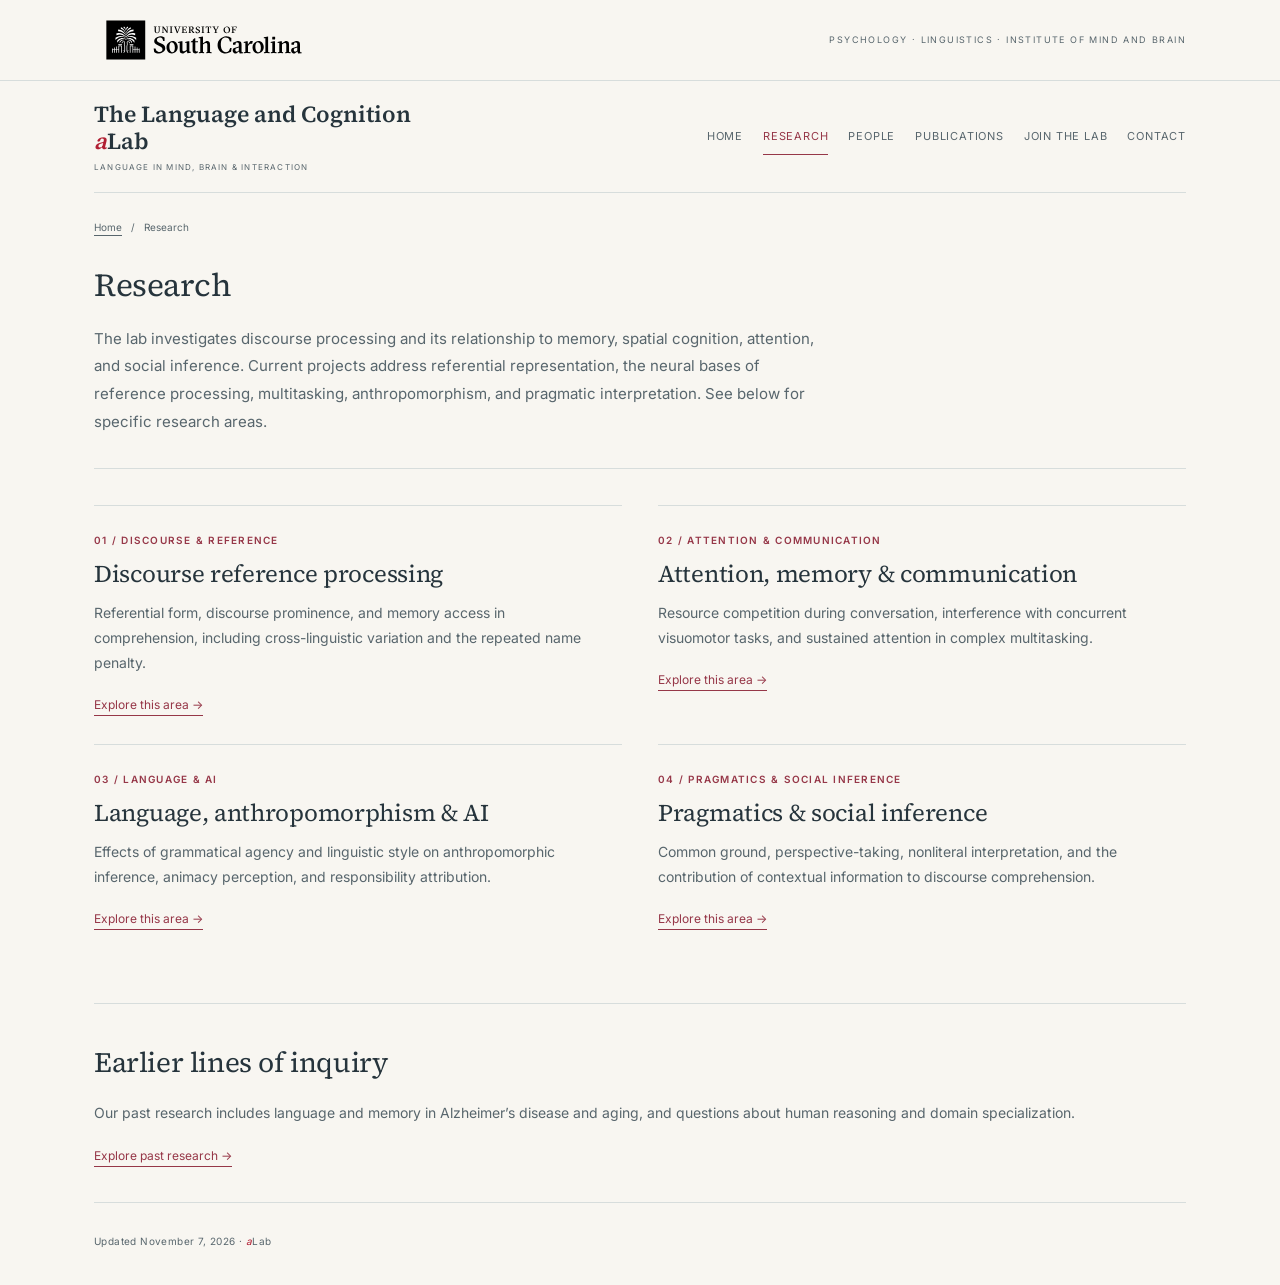
<file: research.html>
<!doctype html>
<html lang="en"><head><meta charset="utf-8"><meta name="viewport" content="width=device-width, initial-scale=1"><title>Research | The Language and Cognition aLab</title><meta name="description" content="Research — research, people and publications from The Language and Cognition aLab at the University of South Carolina."><meta name="theme-color" content="#f6f2e9"><link rel="icon" href="assets/favicon.svg" type="image/svg+xml"><link rel="stylesheet" href="assets/site.css?v=6b3e1452d3"><link rel="stylesheet" href="assets/theme.css?v=dcf01e2395"><script defer src="assets/site.js?v=c3825b08f9"></script></head>
<body><a class="skip" href="#main">Skip to content</a><div class="institution"><div class="wrap"><a class="university-link" href="https://sc.edu/" aria-label="University of South Carolina homepage"><img class="university-logo" src="assets/usc-logo.svg" alt="University of South Carolina" width="255" height="74"></a><span class="secondary unit-links"><a href="https://sc.edu/study/colleges_schools/artsandsciences/psychology/">Psychology</a><span aria-hidden="true"> · </span><a href="https://sc.edu/study/colleges_schools/artsandsciences/linguistics/">Linguistics</a><span aria-hidden="true"> · </span><a href="https://sc.edu/study/colleges_schools/artsandsciences/centers_and_institutes/institute_for_mind_and_brain/">Institute of Mind and Brain</a></span></div></div><div class="wrap"><header class="masthead"><a class="brand" href="index.html">The Language and Cognition <em class="a">a</em>Lab<small>Language in mind, brain &amp; interaction</small></a><button class="menu-toggle" type="button" aria-expanded="false" aria-controls="main-navigation">Menu</button><nav class="nav" id="main-navigation" aria-label="Main navigation"><a href="index.html">Home</a><a href="research.html" aria-current="page">Research</a><a href="people.html">People</a><a href="publications.html">Publications</a><a href="join.html">Join the lab</a><a href="contact.html">Contact</a></nav></header><main id="main"><div class="breadcrumb" aria-label="Breadcrumb"><a href="index.html">Home</a><span>/</span><span>Research</span></div><section class="page-hero"><div><h1>Research</h1><p class="intro">The lab investigates discourse processing and its relationship to memory, spatial cognition, attention, and social inference. Current projects address referential representation, the neural bases of reference processing, multitasking, anthropomorphism, and pragmatic interpretation. See below for specific research areas.</p></div></section><section class="section"><div class="research-grid"><article class="research-card"><div><div class="eyebrow">01 / Discourse &amp; reference</div><h3><a href="discourse.html">Discourse reference processing</a></h3><p>Referential form, discourse prominence, and memory access in comprehension, including cross-linguistic variation and the repeated name penalty.</p><a class="text-link" href="discourse.html">Explore this area →</a></div></article><article class="research-card"><div><div class="eyebrow">02 / Attention &amp; communication</div><h3><a href="attention.html">Attention, memory &amp; communication</a></h3><p>Resource competition during conversation, interference with concurrent visuomotor tasks, and sustained attention in complex multitasking.</p><a class="text-link" href="attention.html">Explore this area →</a></div></article><article class="research-card"><div><div class="eyebrow">03 / Language &amp; AI</div><h3><a href="ai.html">Language, anthropomorphism &amp; AI</a></h3><p>Effects of grammatical agency and linguistic style on anthropomorphic inference, animacy perception, and responsibility attribution.</p><a class="text-link" href="ai.html">Explore this area →</a></div></article><article class="research-card"><div><div class="eyebrow">04 / Pragmatics &amp; social inference</div><h3><a href="pragmatics.html">Pragmatics &amp; social inference</a></h3><p>Common ground, perspective-taking, nonliteral interpretation, and the contribution of contextual information to discourse comprehension.</p><a class="text-link" href="pragmatics.html">Explore this area →</a></div></article></div></section><section class="article-section"><h2>Earlier lines of inquiry</h2><p>Our past research includes language and memory in Alzheimer’s disease and aging, and questions about human reasoning and domain specialization.</p><a class="text-link" href="past-research.html">Explore past research →</a></section></main><footer><div class="footer-row"><div class="copyright">Updated November 7, 2026 · <em class="a">a</em>Lab</div></div></footer></div></body></html>
</file>
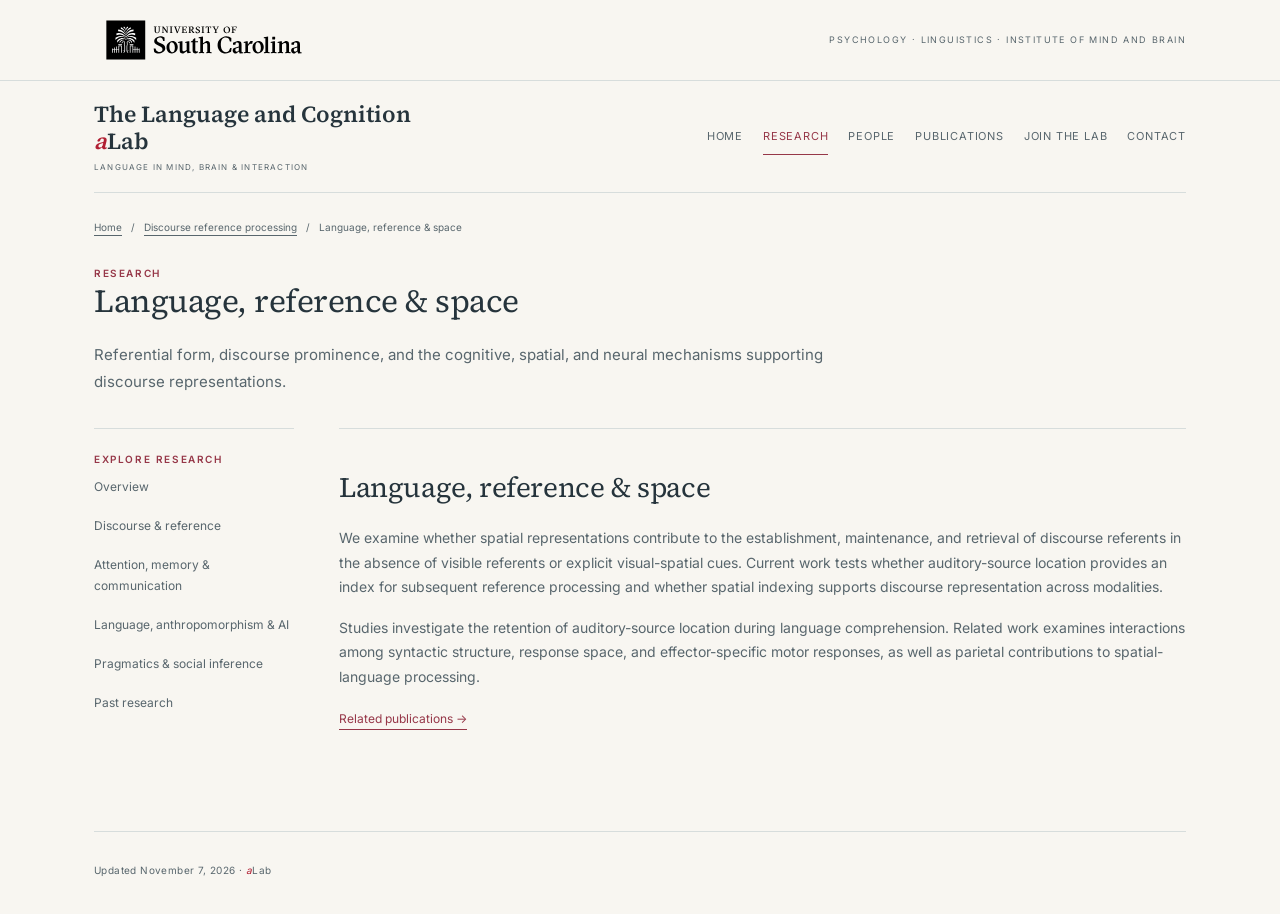
<file: space.html>
<!doctype html>
<html lang="en"><head><meta charset="utf-8"><meta name="viewport" content="width=device-width, initial-scale=1"><title>Language, reference &amp;amp; space | The Language and Cognition aLab</title><meta name="description" content="Language, reference &amp;amp; space — research, people and publications from The Language and Cognition aLab at the University of South Carolina."><meta name="theme-color" content="#f6f2e9"><link rel="icon" href="assets/favicon.svg" type="image/svg+xml"><link rel="stylesheet" href="assets/site.css?v=6b3e1452d3"><link rel="stylesheet" href="assets/theme.css?v=dcf01e2395"><script defer src="assets/site.js?v=c3825b08f9"></script></head>
<body><a class="skip" href="#main">Skip to content</a><div class="institution"><div class="wrap"><a class="university-link" href="https://sc.edu/" aria-label="University of South Carolina homepage"><img class="university-logo" src="assets/usc-logo.svg" alt="University of South Carolina" width="255" height="74"></a><span class="secondary unit-links"><a href="https://sc.edu/study/colleges_schools/artsandsciences/psychology/">Psychology</a><span aria-hidden="true"> · </span><a href="https://sc.edu/study/colleges_schools/artsandsciences/linguistics/">Linguistics</a><span aria-hidden="true"> · </span><a href="https://sc.edu/study/colleges_schools/artsandsciences/centers_and_institutes/institute_for_mind_and_brain/">Institute of Mind and Brain</a></span></div></div><div class="wrap"><header class="masthead"><a class="brand" href="index.html">The Language and Cognition <em class="a">a</em>Lab<small>Language in mind, brain &amp; interaction</small></a><button class="menu-toggle" type="button" aria-expanded="false" aria-controls="main-navigation">Menu</button><nav class="nav" id="main-navigation" aria-label="Main navigation"><a href="index.html">Home</a><a href="research.html" aria-current="page">Research</a><a href="people.html">People</a><a href="publications.html">Publications</a><a href="join.html">Join the lab</a><a href="contact.html">Contact</a></nav></header><main id="main"><div class="breadcrumb" aria-label="Breadcrumb"><a href="index.html">Home</a><span>/</span><a href="discourse.html">Discourse reference processing</a><span>/</span><span>Language, reference &amp; space</span></div><section class="page-hero"><div><div class="eyebrow">Research</div><h1>Language, reference &amp; space</h1><p class="intro">Referential form, discourse prominence, and the cognitive, spatial, and neural mechanisms supporting discourse representations.</p></div></section><div class="content-layout"><aside class="side-nav" aria-label="Research areas"><div class="eyebrow">Explore research</div><a href="research.html">Overview</a><a href="discourse.html">Discourse &amp; reference</a><a href="attention.html">Attention, memory &amp; communication</a><a href="ai.html">Language, anthropomorphism &amp; AI</a><a href="pragmatics.html">Pragmatics &amp; social inference</a><a href="past-research.html">Past research</a></aside><div><section class="article-section"><h2>Language, reference &amp; space</h2><p>We examine whether spatial representations contribute to the establishment, maintenance, and retrieval of discourse referents in the absence of visible referents or explicit visual-spatial cues. Current work tests whether auditory-source location provides an index for subsequent reference processing and whether spatial indexing supports discourse representation across modalities.</p><p>Studies investigate the retention of auditory-source location during language comprehension. Related work examines interactions among syntactic structure, response space, and effector-specific motor responses, as well as parietal contributions to spatial-language processing.</p><a class="text-link" href="publications.html?area=reference-space" aria-label="Related publications: Language, reference &amp; space">Related publications →</a></section></div></div></main><footer><div class="footer-row"><div class="copyright">Updated November 7, 2026 · <em class="a">a</em>Lab</div></div></footer></div></body></html>
</file>
<file: assets/site.css>
:root{--paper:#f6f2e9;--white:#fdfbf6;--ink:#292924;--muted:#626057;--line:#d5ccbc;--red:#8e2430;--red-dark:#711b25;--wash:#ebe3d4;--serif:Georgia,'Times New Roman',serif;--sans:'Segoe UI',Arial,sans-serif}*{box-sizing:border-box}html{scroll-behavior:smooth;scroll-padding-top:22px}body{margin:0;background:var(--paper);color:var(--ink);font:16px/1.7 var(--sans);-webkit-font-smoothing:antialiased}a{color:var(--red);text-underline-offset:4px;text-decoration-thickness:1px}a:hover{color:var(--red-dark)}button,input,select{font:inherit}button,select{cursor:pointer}button{color:inherit}img{display:block;max-width:100%;height:auto}h1,h2,h3,p,figure{margin:0}h1,h2,h3{font-family:var(--serif);font-weight:400}h1{font-size:clamp(42px,5.7vw,78px);line-height:1.08;letter-spacing:-2px}h2{font-size:clamp(30px,3vw,42px);line-height:1.18;letter-spacing:-.7px}h3{font-size:25px;line-height:1.24}p{color:var(--muted)}p+p{margin-top:16px}ul{padding-left:22px;color:var(--muted)}li+li{margin-top:8px}.wrap{max-width:1240px;margin:auto;padding-inline:48px}.a{color:#b11f33;font-style:italic}.institution{background:#292924;color:#f1eadb;font-size:10px;letter-spacing:2.2px;text-transform:uppercase;padding-block:9px}.institution .wrap{display:flex;justify-content:space-between;gap:16px}.institution a{color:inherit;text-decoration:none}.masthead{padding-block:26px;border-bottom:1px solid var(--line);display:flex;justify-content:space-between;align-items:center;gap:30px}.brand{color:var(--ink);font:24px/1.2 var(--serif);max-width:315px;text-decoration:none;flex-shrink:0}.brand small{display:block;margin-top:7px;font:9px var(--sans);letter-spacing:2.1px;color:var(--muted);text-transform:uppercase}.nav{display:flex;gap:22px;align-items:center}.nav a{font-size:13px;color:var(--muted);text-decoration:none;padding-block:8px;white-space:nowrap}.nav a:hover,.nav a[aria-current=page]{color:var(--red);box-shadow:0 1px var(--red)}.menu-toggle{display:none}.skip{position:absolute;top:-100px;left:16px;background:var(--ink);color:white;padding:12px;z-index:50}.skip:focus{top:10px}a:focus-visible,button:focus-visible,select:focus-visible,input:focus-visible,summary:focus-visible{outline:3px solid var(--red);outline-offset:5px}[hidden]{display:none!important}.eyebrow{font:10px/1.6 var(--sans);letter-spacing:2px;text-transform:uppercase;color:var(--red)}.hero{display:grid;grid-template-columns:1.2fr .9fr;gap:65px;padding-block:64px 55px;align-items:center}.hero h1{margin:17px 0 25px}.hero .lead{max-width:560px;font-size:17px;line-height:1.8}.hero-art{position:relative;padding-left:14px}.hero-art:before{content:'';position:absolute;inset:18px -14px 42px 0;border:1px solid var(--line);pointer-events:none}.hero-art img{width:100%;max-height:510px;object-fit:cover;object-position:center 29%;filter:saturate(.72)}.hero-art figcaption{position:relative;margin-top:13px;font-size:10px;color:var(--muted);letter-spacing:.3px;line-height:1.6}.hero-art figcaption a{color:inherit}.button{display:inline-block;background:var(--red);color:#fff;text-decoration:none;padding:12px 21px;font-size:13px;margin-top:26px;border:1px solid var(--red)}.button:hover{color:#fff;background:var(--red-dark)}.text-link{display:inline-block;margin-top:19px;font-size:13px;text-decoration:none;border-bottom:1px solid var(--red)}.hero-footnote{margin-top:22px;font-size:11px;letter-spacing:.5px}.section{padding-block:52px 62px;border-top:1px solid var(--line)}.section-head{display:flex;justify-content:space-between;align-items:end;gap:25px;margin-bottom:32px}.section-head p{max-width:380px;font-size:13px}.study{display:grid;grid-template-columns:.82fr 1.3fr;gap:62px;background:var(--wash);padding:40px}.study h2{margin-top:12px;font-size:34px}.study .explain{font-size:14px;margin-top:20px}.sentence{font:23px/1.5 var(--serif);padding:18px 0;border-top:1px solid #c9bea9;color:var(--ink)}.sentence small{display:block;font:10px/1.6 var(--sans);letter-spacing:1.4px;color:var(--muted);text-transform:uppercase;margin-bottom:7px}.sentence mark{background:transparent;color:var(--red);font-style:italic;border-bottom:1px solid var(--red)}.study-details{margin-top:18px;font-size:13px;color:var(--muted)}.study-details summary{color:var(--red);cursor:pointer}.study-details p{padding-top:12px}.note{font-size:11px;margin-top:15px;color:var(--muted)}.research-grid{display:grid;grid-template-columns:1fr 1fr;gap:0 44px}.research-card{display:grid;grid-template-columns:1fr 145px;gap:20px;border-top:1px solid var(--line);padding-block:28px;min-width:0}.research-card h3{margin:12px 0;font-size:29px}.research-card h3 a{color:var(--ink);text-decoration:none}.research-card p{font-size:13px}.research-card .card-art{width:145px;height:185px;object-fit:cover;filter:saturate(.5);mix-blend-mode:multiply;align-self:center}.research-card .sub-links{display:flex;flex-direction:column;gap:5px;margin-top:18px;font-size:12px}.card-art.proportion{object-position:center 30%}.card-art.faces{object-position:center 25%}.paper-row{display:grid;grid-template-columns:115px 1fr 65px;gap:26px;padding:25px 0;border-top:1px solid var(--line);align-items:start}.paper-row .label{font-size:10px;letter-spacing:1.1px;color:var(--red);text-transform:uppercase}.paper-row h3{font-size:25px;line-height:1.35;margin-bottom:8px}.paper-row p{font-size:12px}.paper-row>a{font-size:12px}.invitation{display:grid;grid-template-columns:1fr auto;align-items:center;gap:35px;padding:36px 40px;background:var(--ink);color:var(--paper);margin-bottom:65px}.invitation p{color:#d5cfbf;max-width:680px;font-size:14px;margin-top:12px}.invitation h2{font-size:32px}.invitation .button{background:transparent;border-color:#bfb49f;margin:0;color:var(--paper)}footer{border-top:1px solid var(--line);padding-block:30px 35px;font-size:11px;color:var(--muted)}.footer-row{display:flex;justify-content:space-between;gap:30px}.footer-brand{font:20px var(--serif);color:var(--ink);margin-bottom:8px}.footer-links{display:flex;flex-wrap:wrap;gap:20px;align-items:start}.footer-links a{color:var(--muted)}.copyright{margin-top:22px;font-size:10px;letter-spacing:.4px}.breadcrumb{display:flex;gap:9px;flex-wrap:wrap;font-size:11px;padding-top:26px;color:var(--muted)}.breadcrumb a{color:var(--muted)}.page-hero{display:grid;grid-template-columns:1.45fr .75fr;gap:65px;align-items:center;padding-block:35px 45px}.page-hero h1{font-size:clamp(38px,4.8vw,62px);margin:13px 0 23px}.page-hero .intro{font-size:17px;max-width:730px}.page-hero .hero-art img{max-height:320px;object-fit:contain;width:100%;mix-blend-mode:multiply}.page-hero .hero-art:before{inset:10px 10px 40px 0}.content-layout{display:grid;grid-template-columns:220px 1fr;gap:60px;padding-bottom:65px}.side-nav{border-top:1px solid var(--line);padding-top:22px;font-size:12px;align-self:start;position:sticky;top:22px}.side-nav a{display:block;padding:9px 0;text-decoration:none;color:var(--muted)}.side-nav a[aria-current=page]{color:var(--red);font-weight:600}.side-nav .child{padding-left:13px}.article-section{border-top:1px solid var(--line);padding:30px 0 34px}.article-section h2{font-size:32px;margin:10px 0 21px}.article-section h3{font-size:23px;margin:23px 0 13px}.article-section p,.article-section li{font-size:15px}.method-strip{display:flex;flex-wrap:wrap;gap:8px;margin-top:24px}.method-strip span{font-size:11px;border:1px solid var(--line);padding:5px 10px}.project{border-left:2px solid var(--red);padding:5px 0 5px 22px;margin:27px 0}.project h3{margin:8px 0 12px}.status{font:10px/1.6 var(--sans);letter-spacing:1px;text-transform:uppercase;color:var(--red)}.citation{padding:20px 0;border-bottom:1px solid var(--line);font-size:14px;color:var(--muted)}.citation p{font-size:14px}.citation a{font-size:12px;display:inline-block;margin-top:7px}.citation .tag{font-size:10px;text-transform:uppercase;letter-spacing:.6px;color:var(--red);display:block;margin-bottom:6px}.diagram{border:1px solid var(--line);padding:25px;background:var(--white);margin:26px 0}.diagram svg{display:block;width:100%;height:auto;color:var(--red)}.diagram figcaption{font-size:11px;color:var(--muted);margin-top:12px}.research-list{display:grid;grid-template-columns:1fr 1fr;gap:24px}.research-tile{padding:25px;border-top:1px solid var(--line);display:flex;flex-direction:column;align-items:start}.research-tile h2{font-size:30px;margin:12px 0 16px}.research-tile p{font-size:14px}.research-tile .text-link{margin-top:auto;padding-top:18px}.small-art{height:165px;width:100%;object-fit:contain;mix-blend-mode:multiply;margin:15px 0}.wide-section{max-width:900px;padding-bottom:60px}.profile{display:grid;grid-template-columns:175px 1fr;gap:32px;border-top:1px solid var(--line);padding:30px 0}.profile img{width:175px;aspect-ratio:4/5;object-fit:cover}.profile h2{font-size:32px;margin:5px 0 8px}.profile p{font-size:14px}.profile .role{color:var(--red);font-size:12px;margin-bottom:14px}.profile-links{display:flex;gap:20px;flex-wrap:wrap;margin-top:17px;font-size:12px}.filters{display:grid;grid-template-columns:1.5fr 1fr 1fr auto;gap:16px;align-items:end;border-block:1px solid var(--line);padding-block:22px;margin-bottom:22px}.filters label{display:block;font-size:11px;color:var(--muted)}.filters input,.filters select{margin-top:6px;display:block;width:100%;border:1px solid #b8ad99;background:var(--white);color:var(--ink);padding:9px 10px;font-size:13px;min-height:42px;border-radius:0}.filters button{min-height:42px;background:transparent;border:1px solid #b8ad99;padding:8px 14px;font-size:12px}.results-count{font-size:12px;color:var(--muted);margin:18px 0}.publication-group h2{margin:35px 0 12px;font-size:30px}.publication-group{padding-top:5px}.empty{border:1px solid var(--line);padding:30px;color:var(--muted)}.contact-block{font-size:clamp(23px,4vw,40px);font-family:var(--serif);padding:26px 0;overflow-wrap:anywhere}.link-list{display:flex;gap:24px;flex-wrap:wrap;font-size:13px;margin-top:24px}.artwork-grid{display:grid;grid-template-columns:repeat(2,1fr);gap:35px;padding-block:25px 55px}.artwork-grid figure{border-top:1px solid var(--line);padding-top:25px}.artwork-grid img{height:300px;width:100%;object-fit:contain;mix-blend-mode:multiply;margin-bottom:20px}.artwork-grid h2{font-size:25px}.artwork-grid figcaption p{font-size:13px;margin-top:10px}.site-note{border-left:2px solid var(--red);padding:12px 20px;background:var(--wash);font-size:13px;margin:20px 0}.visually-hidden{position:absolute;width:1px;height:1px;overflow:hidden;clip:rect(0,0,0,0)}
@media(min-width:1200px){.hero h1{font-size:77px}}@media(max-width:1050px){.masthead{flex-wrap:wrap;gap:18px}.brand{max-width:none}.nav{gap:24px}.hero{gap:35px}.research-card{grid-template-columns:1fr 110px}.research-card .card-art{width:110px;height:160px}.content-layout{gap:35px;grid-template-columns:180px 1fr}.page-hero{gap:35px}.wrap{padding-inline:35px}}@media(max-width:720px){.wrap{padding-inline:23px}.institution .secondary{display:none}.institution{font-size:9px;letter-spacing:1.5px}.masthead{padding-block:20px;justify-content:space-between;gap:15px}.brand{font-size:22px;max-width:245px}.brand small{font-size:8px;letter-spacing:1.3px}.menu-toggle{display:block;background:transparent;border:1px solid var(--line);padding:8px 10px;font-size:12px}.nav{flex-wrap:wrap;gap:8px 24px;width:100%;padding-top:10px}.js .nav:not(.is-open){display:none}.nav a{font-size:14px}.hero{grid-template-columns:1fr;padding-block:40px;gap:34px}.hero h1{letter-spacing:-1.5px;font-size:53px}.hero .lead{font-size:16px}.hero-art{padding:0;max-width:440px;width:100%;margin:auto}.hero-art img{max-height:370px;object-position:center 25%}.hero-art:before{inset:12px -8px 35px 8px}.hero-footnote{margin-top:16px}.section{padding-block:35px}.section-head{display:block}.section-head p{margin-top:15px}.study{grid-template-columns:1fr;padding:25px;gap:25px}.study h2{font-size:32px}.sentence{font-size:22px}.research-grid{grid-template-columns:1fr}.research-card{grid-template-columns:1fr 100px;gap:18px}.research-card .card-art{width:100px;height:155px}.research-card h3{font-size:27px}.paper-row{grid-template-columns:1fr;gap:9px}.paper-row h3{font-size:24px}.invitation{grid-template-columns:1fr;padding:28px;gap:24px;margin-bottom:40px}.invitation .button{justify-self:start}.footer-row{flex-direction:column;gap:20px}.footer-links{gap:18px}.page-hero{grid-template-columns:1fr;padding-top:30px;gap:25px}.page-hero h1{font-size:43px;letter-spacing:-1px}.page-hero .hero-art{max-width:350px}.page-hero .hero-art img{max-height:240px}.page-hero .intro{font-size:16px}.content-layout{grid-template-columns:1fr;gap:28px;padding-bottom:35px}.side-nav{position:static;display:flex;gap:8px 17px;flex-wrap:wrap;font-size:11px}.side-nav .eyebrow{width:100%}.side-nav a{padding:4px 0}.side-nav .child{padding-left:0}.research-list{grid-template-columns:1fr}.profile{grid-template-columns:100px 1fr;gap:20px}.profile img{width:100px}.profile h2{font-size:28px}.profile .bio{grid-column:1/-1}.filters{grid-template-columns:1fr 1fr;gap:12px}.filters .search-label{grid-column:1/-1}.filters button{grid-column:1/-1}.artwork-grid{grid-template-columns:1fr}.diagram{padding:14px}.wide-section{padding-bottom:35px}}@media(prefers-reduced-motion:reduce){html{scroll-behavior:auto}}@media print{.institution,.menu-toggle,.filters,.side-nav{display:none}body{background:white}.wrap{padding:0}.hero,.page-hero{padding-top:20px}.nav{display:none}.hero-art img{max-height:250px}a{color:inherit}.citation,.profile,.research-card{break-inside:avoid}}
@media(max-width:720px){.hero h1{font-size:clamp(40px,10.5vw,50px)}}
</file>
<file: assets/theme.css>
@font-face{font-family:Inter;font-style:normal;font-weight:400;font-display:swap;src:url('fonts/inter-400.ttf') format('truetype')}@font-face{font-family:Inter;font-style:normal;font-weight:600 700;font-display:swap;src:url('fonts/inter-600.ttf') format('truetype')}@font-face{font-family:'Source Serif 4';font-style:normal;font-weight:400;font-display:swap;src:url('fonts/source-serif-400.ttf') format('truetype')}@font-face{font-family:'Source Serif 4';font-style:normal;font-weight:600 700;font-display:swap;src:url('fonts/source-serif-600.ttf') format('truetype')}
:root{--paper:#f8f6f1;--white:#fff;--ink:#26343c;--muted:#58666d;--line:#d7dddc;--red:#963748;--red-dark:#772435;--wash:#edf2f2;--serif:'Source Serif 4',Georgia,serif;--sans:Inter,-apple-system,BlinkMacSystemFont,'Helvetica Neue',Arial,sans-serif}
body{font-family:var(--sans);font-size:15px;line-height:1.75}h1,h2,h3{font-family:var(--serif);letter-spacing:-.6px}h1{font-weight:400}.wrap{max-width:1180px;padding-inline:44px}.institution{background:transparent;color:var(--muted);font-family:var(--sans);font-size:9px;letter-spacing:1.4px;border-bottom:1px solid var(--line);padding-block:8px}.masthead{padding-block:20px;gap:24px}.brand{font-family:var(--serif);font-size:23px;font-weight:600;max-width:345px;line-height:1.18}.brand small{font-family:var(--sans);font-weight:400;letter-spacing:1.2px;font-size:8px}.nav{gap:20px}.nav a{font-size:11px;letter-spacing:.8px;text-transform:uppercase}.eyebrow{font-family:var(--sans);font-size:10px;letter-spacing:1.6px;font-weight:600}.hero{grid-template-columns:1.12fr 1fr;gap:44px;padding-block:45px 44px;align-items:center;border-top:2px solid var(--ink);margin-top:30px}.hero h1{font-size:clamp(40px,4.2vw,58px);letter-spacing:-1px;line-height:1.13;margin:15px 0 23px}.hero .lead{font-family:var(--sans);font-size:15px;line-height:1.85;max-width:550px}.hero-art{padding:0;min-width:0;margin:0}.hero-art:before{display:none}.hero-art img{width:100%;max-height:none;object-fit:contain;filter:none;mix-blend-mode:normal;border-radius:10px}.hero-art figcaption{font-family:var(--sans);font-size:10px;line-height:1.5;color:var(--muted);margin:10px 4px 0;max-width:480px}.hero-footnote{font-size:10px;margin-top:18px}.button{font-family:var(--sans);font-size:11px;letter-spacing:1px;font-weight:600;text-transform:uppercase;border-radius:2px;padding:10px 16px;margin-top:22px}.text-link{font-family:var(--sans);font-size:12px}.section{padding-block:36px 45px}.section-head h2{font-size:34px}.section-head p{font-size:12px;max-width:330px}.study{gap:38px;padding:32px;background:#eef3f3;border:1px solid var(--line);border-radius:4px}.study h2{font-size:31px}.study .explain{font-family:var(--sans);font-size:13px}.sentence{font-family:var(--serif);font-size:23px;border-color:#ccd7d8}.sentence small{font-family:var(--sans)}.study-details{font-size:12px}.research-grid{gap:0 36px}.research-card{grid-template-columns:minmax(0,1fr) 165px;gap:16px;padding-block:26px}.research-card h3{font-size:26px;line-height:1.25;margin:10px 0}.research-card p{font-size:12px;line-height:1.8}.research-card .card-art{width:165px;height:140px;object-fit:contain;filter:none;mix-blend-mode:normal;border-radius:6px}.research-card .eyebrow{font-size:8px;letter-spacing:1.25px}.research-card .sub-links{font-size:11px;gap:7px}.paper-row{padding-block:22px}.paper-row h3{font-size:23px}.paper-row .label{font-family:var(--sans);font-size:9px}.invitation{background:#edf2f2;color:var(--ink);border-top:2px solid var(--ink);border-bottom:1px solid var(--line);border-radius:0;padding:30px;margin-bottom:45px}.invitation h2{font-size:29px}.invitation p{color:var(--muted);font-size:13px}.invitation .button{background:transparent;color:var(--red);border-color:var(--red)}.page-hero{grid-template-columns:1.4fr .8fr;gap:50px;padding-block:33px 38px}.page-hero h1{font-size:clamp(36px,4.2vw,52px);line-height:1.15;letter-spacing:-.7px;margin:13px 0 19px}.page-hero .intro{font-family:var(--sans);font-size:15px;line-height:1.85}.page-hero .hero-art img{max-height:290px;object-fit:contain;mix-blend-mode:normal}.breadcrumb{font-family:var(--sans);font-size:10px}.content-layout{grid-template-columns:200px 1fr;gap:45px}.article-section h2{font-size:30px}.article-section h3{font-size:24px}.article-section p,.article-section li{font-family:var(--sans);font-size:14px}.citation p{font-family:var(--sans);font-size:13px;line-height:1.85}.project{border-color:#3e7c80}.research-tile h2{font-size:28px}.profile h2{font-size:30px}.profile .role{font-family:var(--sans);font-size:11px}.profile p{font-family:var(--sans);font-size:14px}.profile img{border-radius:4px}.footer-brand{font-family:var(--serif)}.contact-block{font-family:var(--serif)}.artwork-grid img{height:auto;object-fit:contain;mix-blend-mode:normal;border-radius:8px}.artwork-grid figcaption p{font-family:var(--sans);font-size:13px}.artwork-grid h2{font-size:26px}.diagram{border-radius:6px;background:#fff}.diagram svg{color:#3e7c80}.filters input,.filters select{font-family:var(--sans);background:#fff;border-radius:3px}
@media(max-width:1050px){.research-card{grid-template-columns:minmax(0,1fr) 125px}.research-card .card-art{width:125px;height:125px}.hero{gap:30px}.page-hero{gap:30px}.wrap{padding-inline:32px}}
@media(max-width:720px){.wrap{padding-inline:22px}.institution .secondary{display:none}.brand{font-size:22px;max-width:245px}.masthead{padding-block:18px}.nav{gap:8px 23px}.nav a{font-size:12px}.hero{grid-template-columns:1fr;padding-block:30px;margin-top:22px;gap:26px}.hero h1{font-size:clamp(37px,9vw,46px);line-height:1.14;letter-spacing:-.6px}.hero h1 br{display:none}.hero .lead{font-size:14px}.hero-art{max-width:none}.hero-art img{max-height:none;object-fit:contain}.hero-art figcaption{font-size:9px}.section{padding-block:30px}.section-head h2{font-size:30px}.study{padding:23px;gap:23px}.study h2{font-size:29px}.sentence{font-size:23px}.research-card{grid-template-columns:minmax(0,1fr) 110px;gap:13px}.research-card .card-art{width:110px;height:110px}.research-card h3{font-size:25px}.research-card .eyebrow{font-size:8px}.research-card p{font-size:12px}.page-hero{grid-template-columns:1fr;padding-block:25px 30px;gap:25px}.page-hero h1{font-size:37px}.page-hero .intro{font-size:14px}.page-hero .hero-art{width:100%;max-width:420px;margin:0 auto}.page-hero .hero-art img{max-height:none}.content-layout{grid-template-columns:1fr;gap:24px}.side-nav{font-size:10px}.article-section h2{font-size:28px}.article-section p,.article-section li{font-size:14px}.invitation{padding:25px}.invitation h2{font-size:28px}.profile h2{font-size:28px}}
.hero,.page-hero{grid-template-columns:1fr}.hero>div{max-width:820px}.page-hero>div{max-width:850px}.hero h1{max-width:850px}.hero .lead{max-width:800px}.research-card{grid-template-columns:1fr}.research-card p{max-width:490px}.research-card .eyebrow{font-size:10px}.research-card p{font-size:14px}.hero h1 br{display:none}.hero h1{font-size:clamp(38px,4.7vw,62px)}
.institution .wrap{align-items:center}.university-link{display:inline-flex;flex-shrink:0}.university-logo{display:block;width:220px;height:auto}.institution .unit-links{font-size:9px;text-align:right}.unit-links a:hover{text-decoration:underline;text-underline-offset:4px}@media(max-width:720px){.university-logo{width:195px}.institution{padding-block:8px}}
@media(max-width:720px){.institution .wrap{flex-wrap:wrap;gap:4px}.institution .unit-links{display:flex;flex-wrap:wrap;gap:3px 14px;text-align:left;font-size:8px;letter-spacing:.7px;width:100%}.unit-links>span{display:none}}

/* Shared typography scale: page title, section heading, subordinate heading. */
:root{--title-size:32px;--section-size:28px;--subheading-size:24px}
main h1,.hero h1,.page-hero h1{font-size:var(--title-size);font-weight:400;line-height:1.25;letter-spacing:-.5px;margin:0 0 20px}
main h2,.section-head h2,.article-section h2,.profile h2,.research-tile h2,.study h2,.invitation h2,.artwork-grid h2{font-size:var(--section-size);font-weight:400;line-height:1.3;letter-spacing:-.4px}
main h3,.article-section h3,.research-card h3,.paper-row h3{font-size:var(--subheading-size);font-weight:400;line-height:1.35;letter-spacing:-.3px}
.hero{padding-block:32px 36px}.page-hero{padding-block:28px 32px}
@media(max-width:720px){:root{--title-size:28px;--section-size:26px;--subheading-size:23px}}
.publication-group h2{font-size:var(--section-size);line-height:1.3;letter-spacing:-.4px}
footer .copyright{margin-top:0}
</file>
